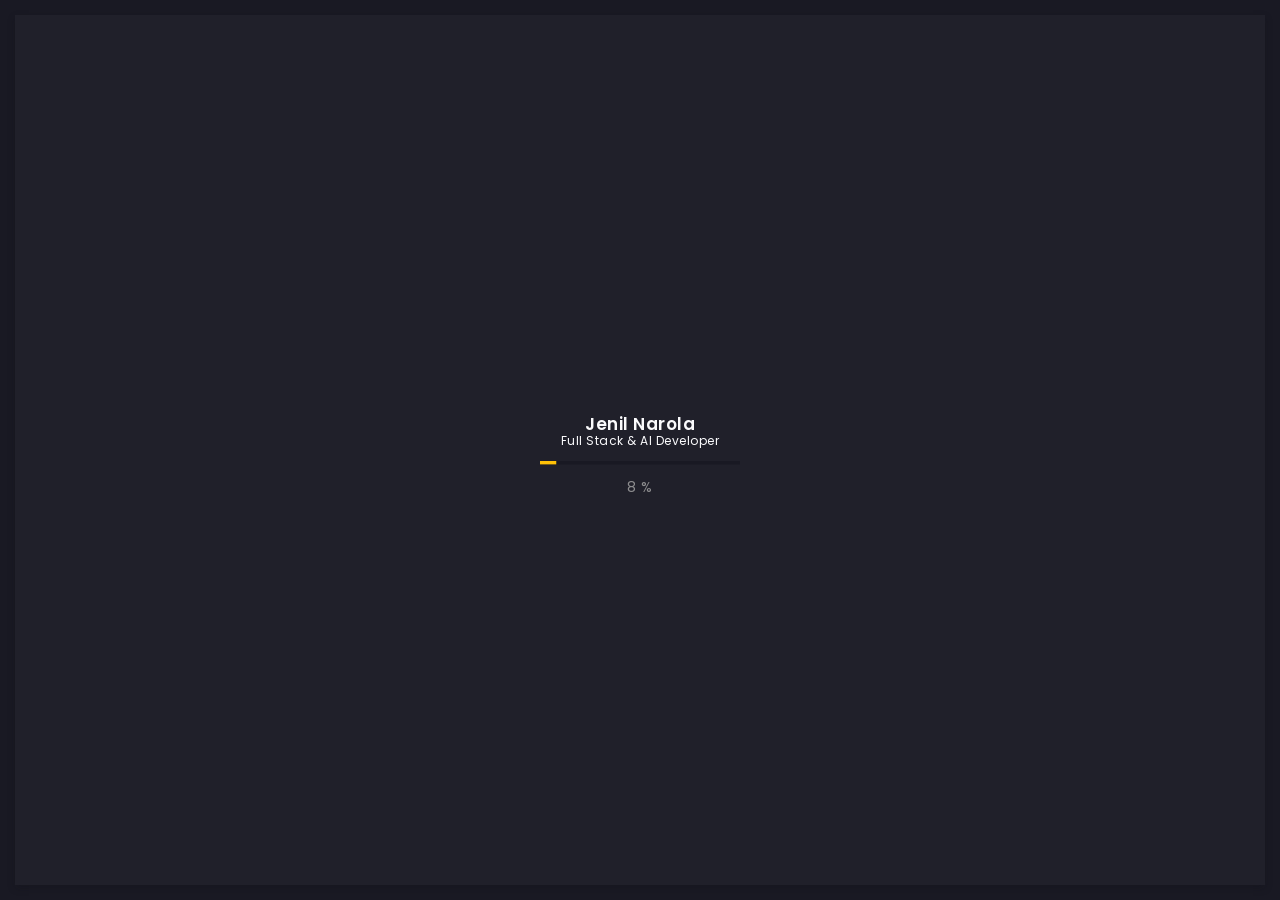
<file: docs/index.html>
<!doctype html>
<html lang="en">

<head>
    <!-- Required meta tags -->
    <meta charset="utf-8">
    <meta name="viewport" content="width=device-width, initial-scale=1, shrink-to-fit=no">
    <!-- color of address bar in mobile browser -->
    <meta name="theme-color" content="#2B2B35">
    <!-- favicon  -->
    <link rel="shortcut icon" href="img/testimonials/Jenil-round.png" type="image/x-icon ">
    <!-- bootstrap css -->
    <link rel="stylesheet" href="css/plugins/bootstrap.min.css">
    <!-- font awesome css -->
    <link rel="stylesheet" href="css/plugins/font-awesome.min.css">
    <!-- swiper css -->
    <link rel="stylesheet" href="css/plugins/swiper.min.css">
    <!-- fancybox css -->
    <link rel="stylesheet" href="css/plugins/fancybox.min.css">
    <!-- main css -->
    <link rel="stylesheet" href="css/style.css">

    <title>Jenil Narola — Full Stack & AI Developer | Toronto, ON</title>

    <!-- SEO Meta Tags -->
    <meta name="description" content="Jenil Narola — Full Stack & AI Developer in Toronto, ON. Expert in Node.js, AWS, React and LLM/AI integration. 6+ years building scalable web apps, AI chatbots, and cloud infrastructure.">
    <meta name="keywords" content="Full Stack Developer Toronto, Node.js Developer Toronto, AWS Developer, AI Developer Toronto, LLM Integration Developer, React Developer Canada, DevOps Engineer Toronto, AI Chatbot Developer, MERN Stack Developer, Jenil Narola, RAG Developer, AI Agent Developer, Prompt Engineering, Claude API Developer, OpenAI Developer">
    <meta name="author" content="Jenil Narola">
    <meta name="robots" content="index, follow, max-snippet:-1, max-image-preview:large, max-video-preview:-1">
    <link rel="canonical" href="https://jenilnarola.ca/">

    <!-- Open Graph / Social Sharing -->
    <meta property="og:type" content="website">
    <meta property="og:url" content="https://jenilnarola.ca/">
    <meta property="og:title" content="Jenil Narola — Full Stack & AI Developer | Toronto, ON">
    <meta property="og:description" content="Full Stack & AI Developer specializing in Node.js, AWS, React, and LLM/AI integration. 6+ years of experience building scalable apps and AI solutions. Available for freelance.">
    <meta property="og:image" content="https://jenilnarola.ca/img/testimonials/JENIL_NAROLA.png">
    <meta property="og:image:width" content="800">
    <meta property="og:image:height" content="800">
    <meta property="og:locale" content="en_CA">
    <meta property="og:site_name" content="Jenil Narola Portfolio">

    <!-- Twitter Card -->
    <meta name="twitter:card" content="summary_large_image">
    <meta name="twitter:url" content="https://jenilnarola.ca/">
    <meta name="twitter:title" content="Jenil Narola — Full Stack & AI Developer | Toronto, ON">
    <meta name="twitter:description" content="Full Stack & AI Developer in Toronto. Node.js, AWS, React & LLM/AI integration expert. 6+ years experience. Available for freelance.">
    <meta name="twitter:image" content="https://jenilnarola.ca/img/testimonials/JENIL_NAROLA.png">

    <!-- JSON-LD Structured Data (SEO + AEO + GEO) -->
    <script type="application/ld+json">
    {
      "@context": "https://schema.org",
      "@graph": [
        {
          "@type": "Person",
          "@id": "https://jenilnarola.ca/#person",
          "name": "Jenil Narola",
          "givenName": "Jenil",
          "familyName": "Narola",
          "jobTitle": "Full Stack & AI Developer",
          "description": "Jenil Narola is a Full Stack & AI Developer with 6+ years of experience based in Toronto, ON, Canada. He specializes in Node.js, AWS, React, and LLM/AI integration, building scalable APIs, cloud infrastructure, AI chatbots, RAG pipelines, and autonomous AI agents using OpenAI and Anthropic Claude.",
          "url": "https://jenilnarola.ca",
          "email": "jenilnarola@gmail.com",
          "image": "https://jenilnarola.ca/img/testimonials/JENIL_NAROLA.png",
          "address": {
            "@type": "PostalAddress",
            "addressLocality": "Toronto",
            "addressRegion": "ON",
            "addressCountry": "CA"
          },
          "sameAs": [
            "https://www.linkedin.com/in/jenil-narola-82038117a/",
            "https://github.com/Jenil-narola",
            "https://www.upwork.com/freelancers/~01847efbf9829d2ab3",
            "https://t.me/jnarola"
          ],
          "knowsAbout": [
            "Node.js", "Express.js", "React.js", "React Native", "Amazon Web Services",
            "DevOps", "CI/CD Pipelines", "Docker", "Kubernetes",
            "MongoDB", "PostgreSQL", "Firebase", "MySQL",
            "LLM Integration", "OpenAI API", "Anthropic Claude API",
            "AI Chatbot Development", "Retrieval-Augmented Generation",
            "LangChain", "Prompt Engineering", "AI Agent Development",
            "MCP Server Development", "Vector Databases", "Pinecone",
            "WebSockets", "Payment Integration", "Stripe", "Zoho CRM",
            "GitHub", "GitLab", "Microservice Architecture"
          ],
          "hasCredential": {
            "@type": "EducationalOccupationalCredential",
            "name": "Scientific Entrepreneurship Certificate",
            "recognizedBy": {
              "@type": "Organization",
              "name": "Quebec Scientific Entrepreneurship"
            }
          },
          "alumniOf": {
            "@type": "CollegeOrUniversity",
            "name": "Lasalle College"
          }
        },
        {
          "@type": "WebSite",
          "@id": "https://jenilnarola.ca/#website",
          "name": "Jenil Narola — Full Stack & AI Developer Portfolio",
          "url": "https://jenilnarola.ca",
          "description": "Portfolio of Jenil Narola, Full Stack & AI Developer based in Toronto, ON. Expert in Node.js, AWS, React, and AI/LLM integration.",
          "author": { "@id": "https://jenilnarola.ca/#person" },
          "inLanguage": "en-CA"
        },
        {
          "@type": "FAQPage",
          "@id": "https://jenilnarola.ca/#faq",
          "mainEntity": [
            {
              "@type": "Question",
              "name": "What does Jenil Narola specialize in?",
              "acceptedAnswer": {
                "@type": "Answer",
                "text": "Jenil Narola specializes in Full Stack development with Node.js and React, AWS cloud infrastructure, DevOps, and AI/LLM integration. He builds scalable REST APIs, deploys applications on AWS, integrates AI models from OpenAI and Anthropic Claude, and develops RAG pipelines, AI chatbots, and autonomous AI agents."
              }
            },
            {
              "@type": "Question",
              "name": "Can Jenil Narola integrate AI and LLMs into my application?",
              "acceptedAnswer": {
                "@type": "Answer",
                "text": "Yes. Jenil Narola integrates OpenAI GPT-4o, Anthropic Claude, and other LLMs into Node.js applications. He builds AI chatbots, RAG pipelines with vector databases (Pinecone, pgvector), AI agents using LangChain, prompt engineering systems, speech and vision AI, and MCP servers for tool-calling AI assistants."
              }
            },
            {
              "@type": "Question",
              "name": "Where is Jenil Narola located and does he work remotely?",
              "acceptedAnswer": {
                "@type": "Answer",
                "text": "Jenil Narola is based in Toronto, ON, Canada and works fully remote with clients worldwide. He is available for hire via Upwork or direct contract at jenilnarola@gmail.com."
              }
            },
            {
              "@type": "Question",
              "name": "How many years of experience does Jenil Narola have?",
              "acceptedAnswer": {
                "@type": "Answer",
                "text": "Jenil Narola has 6+ years of experience in full-stack development. He has completed 9 long-term projects and 4 applications under continuous development, working with clients since 2019."
              }
            },
            {
              "@type": "Question",
              "name": "What AWS services does Jenil Narola work with?",
              "acceptedAnswer": {
                "@type": "Answer",
                "text": "Jenil Narola works with AWS EC2, Elastic Beanstalk, S3, CloudFront, RDS, Route 53, Certificate Manager, IAM, Load Balancer, and Auto Scaling. He configures complete production environments with SSL, custom domains, and auto-scaling policies."
              }
            },
            {
              "@type": "Question",
              "name": "How can I hire Jenil Narola?",
              "acceptedAnswer": {
                "@type": "Answer",
                "text": "You can hire Jenil Narola via Upwork (https://www.upwork.com/freelancers/~01847efbf9829d2ab3), by emailing jenilnarola@gmail.com, or by connecting on LinkedIn at https://www.linkedin.com/in/jenil-narola-82038117a/."
              }
            }
          ]
        }
      ]
    }
    </script>

    <!-- Global site tag (gtag.js) - Google Analytics -->
    <script async src="https://www.googletagmanager.com/gtag/js?id=G-NXH1VWC7W2"></script>
    <script>
        window.dataLayer = window.dataLayer || [];

        function gtag () {
            dataLayer.push(arguments);
        }
        gtag('js', new Date());

        gtag('config', 'G-NXH1VWC7W2');
    </script>
    <style>
        i[class^='fas'] {
            color: #F1B608;
        }

        i[class^='fab'] {
            color: #F1B608;
        }
    </style>
</head>

<body>

    <!-- app -->
    <div class="art-app art-app-onepage">

        <!-- mobile top bar -->
        <div class="art-mobile-top-bar" style="padding-left: 13%;">
        </div>

        <!-- app wrapper -->
        <div class="art-app-wrapper">

            <!-- app container end -->
            <div class="art-app-container">

                <!-- info bar -->
                <div class="art-info-bar">
                    <!-- menu bar frame -->
                    <div class="art-info-bar-frame">

                        <!-- info bar header -->
                        <div class="art-info-bar-header">
                            <!-- info bar button -->
                            <a class="art-info-bar-btn" href="#">
                                <!-- icon -->
                                <div class="fas fa-ellipsis-v" style="margin-left: 59%;">&nbsp;Menu</div>

                            </a>
                            <!-- info bar button end -->
                        </div>
                        <!-- info bar header end -->

                        <!-- info bar header -->
                        <div class="art-header">
                            <!-- avatar -->
                            <div class="art-avatar">
                                <a data-fancybox="avatar" href="img/testimonials/JENIL_NAROLA.png" class="art-avatar-curtain">
                                    <img src="img/testimonials/JENIL_NAROLA.png" alt="avatar">
                                    <i class="fas fa-expand"></i>
                                </a>
                                <!-- available -->
                                <div class="art-lamp-light">
                                    <!-- add class 'art-not-available' if not available-->
                                    <div class="art-available-lamp"></div>
                                </div>
                            </div>
                            <!-- avatar end -->
                            <!-- name -->
                            <h5 class="art-name mb-10">Jenil Narola</h5>
                            <!-- post -->
                            <div class="art-sm-text">Full Stack & AI Developer <br> Node JS, AWS & LLM Expert </div>
                        </div>
                        <!-- info bar header end -->

                        <!-- scroll frame -->
                        <div id="scrollbar2" class="art-scroll-frame">

                            <!-- info bar about -->
                            <div class="art-table p-15-15">
                                <!-- about text -->
                                <ul>
                                    <!-- country -->
                                    <li>
                                        <h6>Residence:</h6><span>Toronto, ON</span>
                                    </li>
                                    <!-- Pursued Degree -->
                                    <li>
                                        <h6>Degree Holds:</h6><span>B.Tech. IT</span>
                                    </li>
                                    <!-- Title -->
                                    <li>
                                        <h6>Title:</h6><span>Full Stack + DevOps + AI</span>
                                    </li>

                                </ul>
                            </div>
                            <!-- info bar about end -->

                            <!-- divider -->
                            <div class="art-ls-divider"></div>

                            <!-- language skills -->
                            <div class="art-lang-skills p-30-15">

                                <!-- skill -->
                                <div class="art-lang-skills-item">
                                    <div id="circleprog1" class="art-cirkle-progress"></div>
                                    <!-- title -->
                                    <h6>Review</h6>
                                </div>
                                <!-- skill end -->
                                <div class="art-lang-skills-item">
                                    <div id="circleprog2" class="art-cirkle-progress"></div>
                                    <!-- title -->
                                    <h6>Response Time</h6>
                                </div>
                                <!-- skill -->
                                <div class="art-lang-skills-item">
                                    <div id="circleprog3" class="art-cirkle-progress"></div>
                                    <!-- title -->
                                    <h6>Up Time</h6>
                                </div>
                                <!-- skill end -->

                            </div>
                            <!-- language skills end -->

                            <!-- divider -->
                            <div class="art-ls-divider"></div>

                            <!-- hard skills -->
                            <div class="art-hard-skills p-30-15">

                                <!-- skill -->
                                <div class="art-hard-skills-item">
                                    <div class="art-skill-heading">
                                        <!-- title -->
                                        <h6>Node JS + Express</h6>
                                    </div>
                                    <!-- progressbar frame -->
                                    <div class="art-line-progress">
                                        <!-- progressbar -->
                                        <div id="lineprog1"></div>
                                    </div>
                                    <!-- progressbar frame end -->
                                </div>
                                <!-- skill end -->

                                <!-- skill -->
                                <div class="art-hard-skills-item">
                                    <div class="art-skill-heading">
                                        <!-- title -->
                                        <h6>Amazon Web Service</h6>
                                    </div>
                                    <!-- progressbar frame -->
                                    <div class="art-line-progress">
                                        <!-- progressbar -->
                                        <div id="lineprog2"></div>
                                    </div>
                                    <!-- progressbar frame end -->
                                </div>
                                <!-- skill end -->

                                <!-- skill -->
                                <div class="art-hard-skills-item">
                                    <div class="art-skill-heading">
                                        <!-- title -->
                                        <h6>Cloud Database (MongoDB, PostgreSQL, Firebase, MySQL)</h6>
                                    </div>
                                    <!-- progressbar frame -->
                                    <div class="art-line-progress">
                                        <!-- progressbar -->
                                        <div id="lineprog3"></div>
                                    </div>
                                    <!-- progressbar frame end -->
                                </div>
                                <!-- skill end -->

                                <!-- skill -->
                                <div class="art-hard-skills-item">
                                    <div class="art-skill-heading">
                                        <!-- title -->
                                        <h6>PHP (Core) & MySQL</h6>
                                    </div>
                                    <!-- progressbar frame -->
                                    <div class="art-line-progress">
                                        <!-- progressbar -->
                                        <div id="lineprog4"></div>
                                    </div>
                                    <!-- progressbar frame end -->
                                </div>
                                <!-- skill end -->

                                <!-- skill -->
                                <div class="art-hard-skills-item">
                                    <div class="art-skill-heading">
                                        <!-- title -->
                                        <h6>ReactJS/React Native</h6>
                                    </div>
                                    <!-- progressbar frame -->
                                    <div class="art-line-progress">
                                        <!-- progressbar -->
                                        <div id="lineprog5"></div>
                                    </div>
                                    <!-- progressbar frame end -->
                                </div>
                                <!-- skill end -->

                                <!-- skill -->
                                <div class="art-hard-skills-item">
                                    <div class="art-skill-heading">
                                        <!-- title -->
                                        <h6>AI / LLM Integration</h6>
                                    </div>
                                    <!-- progressbar frame -->
                                    <div class="art-line-progress">
                                        <!-- progressbar -->
                                        <div id="lineprog6"></div>
                                    </div>
                                    <!-- progressbar frame end -->
                                </div>
                                <!-- skill end -->

                            </div>
                            <!-- language skills end -->

                            <!-- divider -->
                            <div class="art-ls-divider"></div>

                            <!-- knowledge list -->
                            <ul class="art-knowledge-list p-15-0">

                                <!-- list item -->
                                <li>Back-End Development</li>
                                <!-- list item -->
                                <li>Gitlab with CI/CD & GitHub</li>
                                <!-- list item -->
                                <li>AI & LLM Integration</li>
                                <!-- list item -->
                                <li>Prompt Engineering</li>
                                <!-- list item -->
                                <li>Critical Thinking</li>
                                <!-- list item -->
                                <li>System Analysis</li>
                                <!-- list item -->
                                <li>Database Design</li>
                                <!-- list item -->
                                <li>Management Skill</li>
                            </ul>
                            <!-- knowledge list end -->

                            <!-- divider -->
                            <div class="art-ls-divider"></div>

                            <!-- links frame -->
                            <div class="art-links-frame p-15-15">

                                <!-- cv button -->
                                <!-- <a href="./files/ResumeJENEEL.pdf" class="art-link" target="_blank">Download Resume</a> -->
                            </div>
                            <!-- links frame end -->

                        </div>
                        <!-- scroll frame end -->

                        <!-- sidebar social -->
                        <div class="art-ls-social">
                            <!-- social link -->
                            <a href="https://www.linkedin.com/in/jenil-narola-82038117a/" target="_blank"><i class="fab fa-linkedin-in"></i></a>
                            <!-- social link
                            <a href="https://gitlab.com/Jenil-narola" target="_blank"><i class="fab fa-gitlab"></i></a> -->
                            <!-- social link -->
                            <a href="https://github.com/Jenil-narola" target="_blank"><i class="fab fa-github"></i></a>
                            <!-- social link -->
                            <a href="https://t.me/jnarola" target="_blank"><i class="fab fa-telegram"></i></a>
                            <a href="mailto:jenilnarola@gmail.com" target="_blank"><i class="fas fa-at"></i></a>
                        </div>
                        <!-- sidebar social end -->

                    </div>
                    <!-- menu bar frame end -->

                </div>
                <!-- info bar end -->

                <!-- content -->
                <div class="art-content">

                    <!-- curtain -->
                    <div class="art-curtain"></div>

                    <!-- top background -->
                    <div class="art-top-bg" style="background-image: url(img/bg.jpg)">
                        <!-- overlay -->
                        <div class="art-top-bg-overlay"></div>
                        <!-- overlay end -->
                    </div>
                    <!-- top background end -->

                    <!-- swup container -->
                    <div class="transition-fade" id="swup">

                        <!-- scroll frame -->
                        <div id="scrollbar" class="art-scroll-frame">

                            <!-- container -->
                            <div class="container-fluid">

                                <!-- row -->
                                <div class="row p-60-0 p-lg-30-0 p-md-15-0">
                                    <!-- col -->
                                    <div class="col-lg-12">

                                        <!-- banner -->
                                        <div class="art-a art-banner" style="background-image: url(img/bg.jpg)">
                                            <!-- banner back -->
                                            <div class="art-banner-back"></div>
                                            <!-- banner dec -->
                                            <div class="art-banner-dec"></div>
                                            <!-- banner overlay -->
                                            <div class="art-banner-overlay">
                                                <!-- main title -->
                                                <div class="art-banner-title">
                                                    <!-- title -->
                                                    <h1 class="mb-15">Full-stack & AI Developer</h1>
                                                    <!-- suptitle -->
                                                    <div class="art-lg-text art-code mb-25">&lt;<i>code</i>&gt; I <span class="txt-rotate" data-period="2000" data-rotate='[ "am Cloud DevOps Engineer.", "am MERN Stack developer.", "can build AI-powered applications.", "can integrate LLMs into your stack.", "can automate your integration.", "can design your system into normalized database." ]'></span>&lt;/<i>code</i>&gt;
                                                    </div>
                                                    <div class="art-buttons-frame">
                                                        <!-- <a href="./files/ResumeJENEEL.pdf" class="art-btn art-btn-md" target="_blank"><span>Download Resume</span></a> -->
                                                    </div>
                                                </div>
                                                <!-- main title end -->
                                                <!-- photo -->
                                                <img src="img/testimonials/JENILNAROLA-removebg-preview.png" class="art-banner-photo" alt="Jenil Narola">
                                            </div>
                                            <!-- banner overlay end -->
                                        </div>
                                        <!-- banner end -->

                                    </div>
                                    <!-- col end -->
                                </div>
                                <!-- row end -->

                            </div>
                            <!-- container end -->

                            <!-- container -->
                            <div class="container-fluid">

                                <!-- row -->
                                <div class="row p-30-0">

                                    <!-- col -->
                                    <div class="col-md-3 col-6">

                                        <!-- couner frame -->
                                        <div class="art-counter-frame">
                                            <!-- counter -->
                                            <div class="art-counter-box">
                                                <!-- counter number -->
                                                <span class="art-counter">6</span><span class="art-counter-plus">+</span>
                                            </div>
                                            <!-- counter end -->
                                            <!-- title -->
                                            <h6>Years Experience</h6>
                                        </div>
                                        <!-- couner frame end -->

                                    </div>
                                    <!-- col end -->

                                    <!-- col -->
                                    <div class="col-md-3 col-6">

                                        <!-- couner frame -->
                                        <div class="art-counter-frame">
                                            <!-- counter -->
                                            <div class="art-counter-box">
                                                <!-- counter number -->
                                                <span class="art-counter">9</span>
                                            </div>
                                            <!-- counter end -->
                                            <!-- title -->
                                            <h6>Completed Long-Term Projects</h6>
                                        </div>
                                        <!-- couner frame end -->

                                    </div>
                                    <!-- col end -->

                                    <!-- col -->
                                    <div class="col-md-3 col-6">

                                        <!-- couner frame -->
                                        <div class="art-counter-frame">
                                            <!-- counter -->
                                            <div class="art-counter-box">
                                                <!-- counter number -->
                                                <span class="art-counter">4</span>
                                            </div>
                                            <!-- counter end -->
                                            <!-- title -->
                                            <h6>Under Continuous Development</h6>
                                        </div>
                                        <!-- couner frame end -->

                                    </div>
                                    <!-- col end -->

                                    <!-- col -->
                                    <div class="col-md-3 col-6">

                                        <!-- couner frame -->
                                        <div class="art-counter-frame">
                                            <!-- counter -->
                                            <div class="art-counter-box">
                                                <!-- counter number -->
                                                <span class="art-counter">6</span><span class="art-counter-plus">+</span>
                                            </div>
                                            <!-- counter end -->
                                            <!-- title -->
                                            <h6>Happy Clients</h6>
                                        </div>
                                        <!-- couner frame end -->

                                    </div>
                                    <!-- col end -->

                                </div>
                                <!-- row end -->

                            </div>
                            <!-- container end -->

                            <!-- container [ABOUT SUMMARY - GEO/AEO anchor] -->
                            <div class="container-fluid">
                                <div class="row p-30-0">
                                    <div class="col-lg-12">
                                        <div class="art-section-title">
                                            <div class="art-title-frame">
                                                <h2 style="font-size:1.5rem;">About Jenil Narola</h2>
                                            </div>
                                        </div>
                                    </div>
                                    <div class="col-lg-12">
                                        <div class="art-a art-card">
                                            <div class="p-15-15">
                                                <p><strong>Jenil Narola</strong> is a <strong>Full Stack &amp; AI Developer</strong> based in <strong>Toronto, ON, Canada</strong> with <strong>6+ years of experience</strong> building production-grade web applications, cloud infrastructure, and AI-powered systems. He specializes in <strong>Node.js</strong>, <strong>AWS</strong>, <strong>React / React Native</strong>, and <strong>LLM integration</strong> using <strong>OpenAI</strong> and
                                                    <strong>Anthropic Claude</strong> APIs. Jenil has delivered 9+ long-term projects in healthcare, education, and e-commerce — covering real-time systems (WebSockets), CI/CD pipelines, Docker, microservice architecture, and payment gateways (Stripe, PayPal). He has expanded into <strong>AI agent development</strong>, <strong>RAG pipelines</strong>, <strong>LangChain orchestration</strong>, <strong>prompt engineering</strong>, and <strong>MCP
                                                        server development</strong>. Available for remote freelance and contract engagements worldwide.
                                                </p>
                                            </div>
                                        </div>
                                    </div>
                                </div>
                            </div>
                            <!-- container end -->

                            <div class="container-fluid">

                                <!-- row -->
                                <div class="row p-30-0">

                                    <!-- col -->
                                    <div class="col-lg-12">

                                        <!-- section title -->
                                        <div class="art-section-title">
                                            <!-- title frame -->
                                            <div class="art-title-frame">
                                                <!-- title -->
                                                <h4>Contact information</h4>
                                            </div>
                                            <!-- title frame end -->
                                        </div>
                                        <!-- section title end -->

                                    </div>
                                    <!-- col end -->
                                    <!-- col -->
                                    <div class="col-lg-4">
                                        <!-- contact card -->
                                        <div class="art-a art-card">
                                            <div class="art-table p-15-15">
                                                <ul>
                                                    <li>
                                                        <h6>Email:</h6><a href="mailto:jenilnarola@gmail.com" target="_blank">jenilnarola@gmail.com</a>
                                                    </li>
                                                    <li>
                                                        <h6>LinkedIn:</h6><a href="https://www.linkedin.com/in/jenil-narola/" target="_blank">View Profile</a>
                                                    </li>
                                                </ul>
                                            </div>
                                        </div>
                                        <!-- contact card end -->
                                    </div>
                                    <!-- col end -->
                                    <!-- col -->
                                    <div class="col-lg-4">
                                        <!-- contact card -->
                                        <div class="art-a art-card">
                                            <div class="art-table p-15-15">
                                                <ul>
                                                    <li>
                                                        <h6>Upwork:</h6><a href="https://www.upwork.com/freelancers/~01847efbf9829d2ab3" target="_blank">View Profile</a>
                                                    </li>
                                                    <li>
                                                        <h6>Github:</h6><a href="https://github.com/jenil-narola" target="_blank">View Profile</a>
                                                    </li>
                                                </ul>
                                            </div>
                                        </div>
                                        <!-- contact card end -->

                                    </div>
                                    <!-- col end -->

                                    <!-- col -->
                                    <div class="col-lg-12 d-none">

                                        <!-- section title -->
                                        <div class="art-section-title">
                                            <!-- title frame -->
                                            <div class="art-title-frame">
                                                <!-- title -->
                                                <h4>Get in touch</h4>
                                            </div>
                                            <!-- title frame end -->
                                        </div>
                                        <!-- section title end -->

                                        <!-- contact form frame -->
                                        <div class="art-a art-card">

                                            <!-- contact form -->
                                            <form id="form" class="art-contact-form">
                                                <!-- form field -->
                                                <div class="art-form-field">
                                                    <!-- name input -->
                                                    <input id="name" name="name" class="art-input" type="text" placeholder="Name" required>
                                                    <!-- label -->
                                                    <label for="name"><i class="fas fa-user"></i></label>
                                                </div>
                                                <!-- form field end -->
                                                <!-- form field -->
                                                <div class="art-form-field">
                                                    <!-- email input -->
                                                    <input id="email" name="email" class="art-input" type="email" placeholder="Email" required>
                                                    <!-- label -->
                                                    <label for="email"><i class="fas fa-at"></i></label>
                                                </div>
                                                <!-- form field end -->
                                                <!-- form field -->
                                                <div class="art-form-field">
                                                    <!-- message textarea -->
                                                    <textarea id="message" name="text" class="art-input" placeholder="Message" required></textarea>
                                                    <!-- label -->
                                                    <label for="message"><i class="far fa-envelope"></i></label>
                                                </div>
                                                <!-- form field end -->
                                                <!-- button -->
                                                <div class="art-submit-frame">
                                                    <button class="art-btn art-btn-md art-submit" type="submit"><span>Send message</span></button>
                                                    <!-- success -->
                                                    <div class="art-success">Success <i class="fas fa-check"></i></div>
                                                </div>
                                            </form>
                                            <!-- contact form end -->

                                        </div>
                                        <!-- contact form frame end -->

                                    </div>
                                    <!-- col end -->

                                </div>
                                <!-- row end -->

                            </div>
                            <!-- container end -->
                            <!-- container [Tech Stack & Programming Skill] -->
                            <div class="container-fluid">

                                <!-- row -->
                                <div class="row">

                                    <!-- col -->
                                    <div class="col-lg-12">

                                        <!-- section title -->
                                        <div class="art-section-title">
                                            <!-- title frame -->
                                            <div class="art-title-frame">
                                                <!-- title -->
                                                <h4>Tech Stack & Programming Skill</h4>
                                            </div>
                                            <!-- title frame end -->
                                        </div>
                                        <!-- section title end -->

                                    </div>
                                    <!-- col end -->

                                    <!-- col -->
                                    <div class="col-lg-4 col-md-6">

                                        <!-- service -->
                                        <div class="art-a art-service-icon-box">
                                            <!-- service content -->
                                            <div class="art-service-ib-content">
                                                <!-- title -->
                                                <h5 class="mb-15"> <i class="fas fa-server"></i> Back-End Development</h5>
                                                <!-- text -->
                                                <div class="mb-15">I build APIs with server side validation and security. I have experienced in Node JS with Express framework. I am working as back-end developer since 3 years. I can work with monolithic and micro service
                                                    architecture.
                                                </div>
                                            </div>
                                            <!-- service content end -->
                                        </div>
                                        <!-- service end -->

                                    </div>
                                    <!-- col end -->

                                    <!-- col -->
                                    <div class="col-lg-4 col-md-6">

                                        <!-- service -->
                                        <div class="art-a art-service-icon-box">
                                            <!-- service content -->
                                            <div class="art-service-ib-content">
                                                <!-- title -->
                                                <h5 class="mb-15"> <i class="fas fa-tv"></i> React JS/React Native</h5>
                                                <!-- text -->
                                                <div class="mb-15"> I'm working on React Native and React JS. I am developing mobile application for health consultation company. I followed function based as it improve app performance.</div>
                                            </div>
                                            <!-- service content end -->
                                        </div>
                                        <!-- service end -->

                                    </div>
                                    <!-- col end -->

                                    <!-- col -->
                                    <div class="col-lg-4 col-md-6">

                                        <!-- service -->
                                        <div class="art-a art-service-icon-box">
                                            <!-- service content -->
                                            <div class="art-service-ib-content">
                                                <!-- title -->
                                                <h5 class="mb-15"> <i class="fas fa-tv"></i> Front-End Development</h5>
                                                <!-- text -->
                                                <div class="mb-15"> I have very well experience of HTML + HTML5, CSS + CSS3, Javascript, JQuery and AJAX. I've done almost 6 projects using many pre-build library for slider, notification popup, time and drag-drop. </div>
                                            </div>
                                            <!-- service content end -->
                                        </div>
                                        <!-- service end -->

                                    </div>
                                    <!-- col end -->

                                    <!-- col -->
                                    <div class="col-lg-4 col-md-6">

                                        <!-- service -->
                                        <div class="art-a art-service-icon-box">
                                            <!-- service content -->
                                            <div class="art-service-ib-content">
                                                <!-- title -->
                                                <h5 class="mb-15"> <i class="fas fa-rocket"></i> CI/CD Pipeline</h5>
                                                <!-- text -->
                                                <div class="mb-15">Continuous Integration works by pushing small code chunks to your application’s codebase hosted in a Git repository, and to every push, run a pipeline of scripts to build the code changes. </div>
                                            </div>
                                            <!-- service content end -->
                                        </div>
                                        <!-- service end -->

                                    </div>
                                    <!-- col end -->

                                    <!-- col -->
                                    <div class="col-lg-4 col-md-6">

                                        <!-- service -->
                                        <div class="art-a art-service-icon-box">
                                            <!-- service content -->
                                            <div class="art-service-ib-content">
                                                <!-- title -->
                                                <h5 class="mb-15"> <i class="fas fa-database"></i> Database Design</h5>
                                                <!-- text -->
                                                <div class="mb-15">I have designed SQL and No SQL databases. It's very important to have valid, correct and meaningful architecture for an application.I have experience of MySQL, PostgreSQL, MongoDB, and Firebase Realtime
                                                    Database.
                                                </div>
                                            </div>
                                            <!-- service content end -->
                                        </div>
                                        <!-- service end -->

                                    </div>
                                    <!-- col end -->

                                    <!-- col -->
                                    <div class="col-lg-4 col-md-6">

                                        <!-- service -->
                                        <div class="art-a art-service-icon-box">
                                            <!-- service content -->
                                            <div class="art-service-ib-content">
                                                <!-- title -->
                                                <h5 class="mb-15"> <i class="fas fa-credit-card"></i> Payment Integration </h5>
                                                <!-- text -->
                                                <div class="mb-15">I have experience of integrating payment gateway with Stripe, Paypal, and Razorpay. My integrated projects have more than 1k successful payment received without any bug and security breaches. Payment are
                                                    validated with signature and verify through various steps before proceeding further. </div>
                                            </div>
                                            <!-- service content end -->
                                        </div>
                                        <!-- service end -->

                                    </div>
                                    <!-- col end -->

                                    <!-- col -->
                                    <div class="col-lg-4 col-md-6">

                                        <!-- service -->
                                        <div class="art-a art-service-icon-box">
                                            <!-- service content -->
                                            <div class="art-service-ib-content">
                                                <!-- title -->
                                                <h5 class="mb-15"><i class="fas fa-fire"></i> Firebase</h5>
                                                <!-- text -->
                                                <div class="mb-15">I have experience in firestore database and real-time database with Node JS. It's very easy to set, read, write and update database and implemented in many application. Also, I can setup cloud storage for
                                                    file storage and access through application or URL.
                                                </div>
                                            </div>
                                            <!-- service content end -->
                                        </div>
                                        <!-- service end -->

                                    </div>
                                    <!-- col end -->

                                    <!-- col -->
                                    <div class="col-lg-4 col-md-6">

                                        <!-- service -->
                                        <div class="art-a art-service-icon-box">
                                            <!-- service content -->
                                            <div class="art-service-ib-content">
                                                <!-- title -->
                                                <h5 class="mb-15"><i class="fab fa-rocketchat"></i> Web Socket</h5>
                                                <!-- text -->
                                                <div class="mb-15">I created live chat system same as whatsapp for a Node JS application and currently running perfectly with live chat, read/unread message and online status feature.
                                                </div>
                                            </div>
                                            <!-- service content end -->
                                        </div>
                                        <!-- service end -->

                                    </div>
                                    <!-- col end -->

                                    <!-- col -->
                                    <div class="col-lg-4 col-md-6">

                                        <!-- service -->
                                        <div class="art-a art-service-icon-box">
                                            <!-- service content -->
                                            <div class="art-service-ib-content">
                                                <!-- title -->
                                                <h5 class="mb-15"><i class="fas fa-clock"></i> Cron Jobs / Custom Scheduler</h5>
                                                <!-- text -->
                                                <div class="mb-15">I have implemented many scheduler to send email and sms for various purposes such as marketing and reminder. Scheduler makes users active on platform and keep in touch with application.
                                                </div>
                                            </div>
                                            <!-- service content end -->
                                        </div>
                                        <!-- service end -->

                                    </div>
                                    <!-- col end -->

                                    <!-- col -->
                                    <div class="col-lg-4 col-md-6">

                                        <!-- service -->
                                        <div class="art-a art-service-icon-box">
                                            <!-- service content -->
                                            <div class="art-service-ib-content">
                                                <!-- title -->
                                                <h5 class="mb-15"><i class="fab fa-wordpress"></i> WordPress</h5>
                                                <!-- text -->
                                                <div class="mb-15">I have experience in Wordpress. I have made complete Website project that has Divi Theme. WordPress is one of my favorite since it creates a quick solution for clients who tends quick portfolio website.</div>
                                            </div>
                                            <!-- service content end -->
                                        </div>
                                        <!-- service end -->

                                    </div>
                                    <!-- col end -->

                                    <!-- col -->
                                    <div class="col-lg-4 col-md-6">

                                        <!-- service -->
                                        <div class="art-a art-service-icon-box">
                                            <!-- service content -->
                                            <div class="art-service-ib-content">
                                                <!-- title -->
                                                <h5 class="mb-15"><i class="fab fa-dev"></i> DevOps</h5>
                                                <!-- text -->
                                                <div class="mb-15">I personally implemented a project using DevOps methodology which allows me to quick bug fix and improve product with market demands. It helps to reduce failure rate of new releases.</div>
                                            </div>
                                            <!-- service content end -->
                                        </div>
                                        <!-- service end -->

                                    </div>
                                    <!-- col end -->

                                    <!-- col -->
                                    <div class="col-lg-4 col-md-6">

                                        <!-- service -->
                                        <div class="art-a art-service-icon-box">
                                            <!-- service content -->
                                            <div class="art-service-ib-content">
                                                <!-- title -->
                                                <h5 class="mb-15"><i class="fab fa-docker"></i> Docker & Kubernetes</h5>
                                                <!-- text -->
                                                <div class="mb-15">Docker is one of OS virtualization platform to deliver application package called containers. I have knowledge about implementation, image creation, image pull and OS commands to make application live on
                                                    server.
                                                </div>
                                            </div>
                                            <!-- service content end -->
                                        </div>
                                        <!-- service end -->

                                    </div>
                                    <!-- col end -->

                                </div>
                                <!-- row end -->

                            </div>
                            <!-- container end -->


                            <!-- container [Cloud Computing] -->
                            <div class="container-fluid">

                                <!-- row -->
                                <div class="row">

                                    <!-- col -->
                                    <div class="col-lg-12">

                                        <!-- section title -->
                                        <div class="art-section-title">
                                            <!-- title frame -->
                                            <div class="art-title-frame">
                                                <!-- title -->
                                                <h4>Cloud Computing</h4>
                                            </div>
                                            <!-- title frame end -->
                                        </div>
                                        <!-- section title end -->

                                    </div>
                                    <!-- col end -->

                                    <!-- col -->
                                    <div class="col-lg-4 col-md-6">

                                        <!-- service -->
                                        <div class="art-a art-service-icon-box">
                                            <!-- service content -->
                                            <div class="art-service-ib-content">
                                                <!-- title -->
                                                <h5 class="mb-15"><i class="fab fa-mixcloud"></i> AWS EC2</h5>
                                                <!-- text -->
                                                <div class="mb-15">I have adequate knowledge of Elastic Compute Cloud (EC2) with Elastic Block Storage (EBS) and Elastic IP. I have configured many applications in EC2 instance. I have depth knowledge about security group
                                                    and volumes.
                                                </div>
                                            </div>
                                            <!-- service content end -->
                                        </div>
                                        <!-- service end -->

                                    </div>
                                    <!-- col end -->

                                    <!-- col -->
                                    <div class="col-lg-4 col-md-6">

                                        <!-- service -->
                                        <div class="art-a art-service-icon-box">
                                            <!-- service content -->
                                            <div class="art-service-ib-content">
                                                <!-- title -->
                                                <h5 class="mb-15"><i class="fas fa-network-wired"></i> AWS Load Balancer and Auto Scaling</h5>
                                                <!-- text -->
                                                <div class="mb-15">I can configure load balancer to route request or configure proxy to its dedicated endpoint server. It'll also scale servers horizontally.</div>
                                            </div>
                                            <!-- service content end -->
                                        </div>
                                        <!-- service end -->

                                    </div>
                                    <!-- col end -->

                                    <!-- col -->
                                    <div class="col-lg-4 col-md-6">

                                        <!-- service -->
                                        <div class="art-a art-service-icon-box">
                                            <!-- service content -->
                                            <div class="art-service-ib-content">
                                                <!-- title -->
                                                <h5 class="mb-15"><i class="fas fa-server"></i> AWS Beanstalk</h5>
                                                <!-- text -->
                                                <div class="mb-15">I have integrated Node JS application in AWS beanstalk with load balancer and auto scaling policy. I can make runnable application on multiple environments.</div>
                                            </div>
                                            <!-- service content end -->
                                        </div>
                                        <!-- service end -->

                                    </div>
                                    <!-- col end -->

                                    <!-- col -->
                                    <div class="col-lg-4 col-md-6">

                                        <!-- service -->
                                        <div class="art-a art-service-icon-box">
                                            <!-- service content -->
                                            <div class="art-service-ib-content">
                                                <!-- title -->
                                                <h5 class="mb-15"><i class="fas fa-hdd"></i> AWS S3 Storage & Cloudfront</h5>
                                                <!-- text -->
                                                <div class="mb-15">I have configured S3 storage with its bucket access policy to allowed public or domain specific request using Cloudfront origin access identity (OAI).</div>
                                            </div>
                                            <!-- service content end -->
                                        </div>
                                        <!-- service end -->

                                    </div>
                                    <!-- col end -->

                                    <!-- col -->
                                    <div class="col-lg-4 col-md-6">

                                        <!-- service -->
                                        <div class="art-a art-service-icon-box">
                                            <!-- service content -->
                                            <div class="art-service-ib-content">
                                                <!-- title -->
                                                <h5 class="mb-15"><i class="fas fa-database"></i> AWS RDS</h5>
                                                <!-- text -->
                                                <div class="mb-15">I can setup relational database in AWS for database such as MySQL, Microsoft SQL Server, Oracle and Postgres. I had setup PostGres database and connected it to Dbeaver and Node JS application</div>
                                            </div>
                                            <!-- service content end -->
                                        </div>
                                        <!-- service end -->

                                    </div>
                                    <!-- col end -->

                                    <!-- col -->
                                    <div class="col-lg-4 col-md-6">

                                        <!-- service -->
                                        <div class="art-a art-service-icon-box">
                                            <!-- service content -->
                                            <div class="art-service-ib-content">
                                                <!-- title -->
                                                <h5 class="mb-15"><i class="fab fa-expeditedssl"></i> AWS Route 53 & Certificate Manager</h5>
                                                <!-- text -->
                                                <div class="mb-15">I can configure custom domain with SSL certificate on domain and sub domains. I can route you beanstalk application using load balancer and auto scaling. I can routes sub domain to ARN or IP with SSL and
                                                    auto redirecting to https protocol.</div>
                                            </div>
                                            <!-- service content end -->
                                        </div>
                                        <!-- service end -->

                                    </div>
                                    <!-- col end -->

                                    <!-- col -->
                                    <div class="col-lg-4 col-md-6">

                                        <!-- service -->
                                        <div class="art-a art-service-icon-box">
                                            <!-- service content -->
                                            <div class="art-service-ib-content">
                                                <!-- title -->
                                                <h5 class="mb-15"><i class="fas fa-universal-access"></i> AWS Identity and Access Management (IAM)</h5>
                                                <!-- text -->
                                                <div class="mb-15">I have adequate and hands on experience on IAM and user policy. IAM helps me to control users on different policy and allow them to access specific service on my root account even via AWS Console, CLI or
                                                    SDK.
                                                </div>
                                            </div>
                                            <!-- service content end -->
                                        </div>
                                        <!-- service end -->

                                    </div>
                                    <!-- col end -->

                                    <!-- col -->
                                    <div class="col-lg-4 col-md-6">

                                        <!-- service -->
                                        <div class="art-a art-service-icon-box">
                                            <!-- service content -->
                                            <div class="art-service-ib-content">
                                                <!-- title -->
                                                <h5 class="mb-15"><i class="fas fa-universal-access"></i> AWS Cloudfront </h5>
                                                <!-- text -->
                                                <div class="mb-15">I created distribution network with AWS S3 Bucket to provide bucket files via subdomain in cloudflare. It's helps to hide origin source of your bucket and available at your subdomain is easy to show authenticity
                                                    of application. </div>
                                            </div>
                                            <!-- service content end -->
                                        </div>
                                        <!-- service end -->

                                    </div>
                                    <!-- col end -->

                                    <!-- col -->
                                    <div class="col-lg-4 col-md-6">

                                        <!-- service -->
                                        <div class="art-a art-service-icon-box">
                                            <!-- service content -->
                                            <div class="art-service-ib-content">
                                                <!-- title -->
                                                <h5 class="mb-15"><i class="fab fa-windows"></i> OS Experience</h5>
                                                <!-- text -->
                                                <div class="mb-15">I have adequate knowledge and experienced about operating system. I am able to handle Windows, Ubuntu and Linux Servers. I have strong knowledge of Linux Command.</div>
                                            </div>
                                            <!-- service content end -->
                                        </div>
                                        <!-- service end -->

                                    </div>
                                    <!-- col end -->

                                </div>
                                <!-- row end -->

                            </div>
                            <!-- container end -->
                            <!-- container [CMS and CRM] -->
                            <div class="container-fluid">

                                <!-- row -->
                                <div class="row">

                                    <!-- col -->
                                    <div class="col-lg-12">

                                        <!-- section title -->
                                        <div class="art-section-title">
                                            <!-- title frame -->
                                            <div class="art-title-frame">
                                                <!-- title -->
                                                <h4> CMS and CRM Integration </h4>
                                            </div>
                                            <!-- title frame end -->
                                        </div>
                                        <!-- section title end -->

                                    </div>
                                    <!-- col end -->

                                    <!-- col -->
                                    <div class="col-lg-4 col-md-6">

                                        <!-- service -->
                                        <div class="art-a art-service-icon-box">
                                            <!-- service content -->
                                            <div class="art-service-ib-content">
                                                <!-- title -->
                                                <h5 class="mb-15"><i class="fas fa-bullseye"></i> Zoho CRM </h5>
                                                <!-- text -->
                                                <div class="mb-15">Zoho CRM is one of the popular CRM and I have made a project using Zoho CRM. I integrated Zoho CRM with webhook for user and subscription management
                                                </div>
                                            </div>
                                            <!-- service content end -->
                                        </div>
                                        <!-- service end -->

                                    </div>
                                    <!-- col end -->

                                </div>
                                <!-- row end -->

                            </div>
                            <!-- container end -->
                            <!-- container [CODE MANAGEMENT] -->
                            <div class="container-fluid">

                                <!-- row -->
                                <div class="row">

                                    <!-- col -->
                                    <div class="col-lg-12">

                                        <!-- section title -->
                                        <div class="art-section-title">
                                            <!-- title frame -->
                                            <div class="art-title-frame">
                                                <!-- title -->
                                                <h4>Source Code Management</h4>
                                            </div>
                                            <!-- title frame end -->
                                        </div>
                                        <!-- section title end -->

                                    </div>
                                    <!-- col end -->

                                    <!-- col -->
                                    <div class="col-lg-4 col-md-6">

                                        <!-- service -->
                                        <div class="art-a art-service-icon-box">
                                            <!-- service content -->
                                            <div class="art-service-ib-content">
                                                <!-- title -->
                                                <h5 class="mb-15"><i class="fab fa-github"></i> Github</h5>
                                                <!-- text -->
                                                <div class="mb-15">I am well experienced in GitHub with administrative access on various project to handle branches with corresponding versioning and environments. I did code review from pull request and merge to respected
                                                    branches after successful revision by requested users.</div>
                                            </div>
                                            <!-- service content end -->
                                        </div>
                                        <!-- service end -->

                                    </div>
                                    <!-- col end -->

                                    <!-- col -->
                                    <div class="col-lg-4 col-md-6">

                                        <!-- service -->
                                        <div class="art-a art-service-icon-box">
                                            <!-- service content -->
                                            <div class="art-service-ib-content">
                                                <!-- title -->
                                                <h5 class="mb-15"><i class="fab fa-gitlab"></i> Gitlab</h5>
                                                <!-- text -->
                                                <div class="mb-15">I have hands on experience in gitlab with projects and groups. I have handled CI/CD with protected variables and branches. I have administrative access for applications to manage user access, issue, pull
                                                    request and merge request. </div>
                                            </div>
                                            <!-- service content end -->
                                        </div>
                                        <!-- service end -->

                                    </div>
                                    <!-- col end -->

                                    <!-- col -->
                                    <div class="col-lg-4 col-md-6">

                                        <!-- service -->
                                        <div class="art-a art-service-icon-box">
                                            <!-- service content -->
                                            <div class="art-service-ib-content">
                                                <!-- title -->
                                                <h5 class="mb-15"><i class="fab fa-bitbucket"></i> BitBucket</h5>
                                                <!-- text -->
                                                <div class="mb-15">I have basic knowledge on bitbucket and it's depended on git technology so it's very easy to accept the this SaaS for any project.</div>
                                            </div>
                                            <!-- service content end -->
                                        </div>
                                        <!-- service end -->

                                    </div>
                                    <!-- col end -->

                                </div>
                                <!-- row end -->

                            </div>
                            <!-- container end -->

                            <!-- container [PROJECT MANAGEMENT] -->
                            <div class="container-fluid">

                                <!-- row -->
                                <div class="row">

                                    <!-- col -->
                                    <div class="col-lg-12">

                                        <!-- section title -->
                                        <div class="art-section-title">
                                            <!-- title frame -->
                                            <div class="art-title-frame">
                                                <!-- title -->
                                                <h4>Project Management</h4>
                                            </div>
                                            <!-- title frame end -->
                                        </div>
                                        <!-- section title end -->

                                    </div>
                                    <!-- col end -->

                                    <!-- col -->
                                    <div class="col-lg-4 col-md-6">

                                        <!-- service -->
                                        <div class="art-a art-service-icon-box">
                                            <!-- service content -->
                                            <div class="art-service-ib-content">
                                                <!-- title -->
                                                <h5 class="mb-15"><i class="fas fa-layer-group"></i> Scrum</h5>
                                                <!-- text -->
                                                <div class="mb-15">I have worked in team with SCRUM methodology for developing, delivering and sustaining complex products.</div>
                                            </div>
                                            <!-- service content end -->
                                        </div>
                                        <!-- service end -->

                                    </div>
                                    <!-- col end -->

                                    <!-- col -->
                                    <div class="col-lg-4 col-md-6">

                                        <!-- service -->
                                        <div class="art-a art-service-icon-box">
                                            <!-- service content -->
                                            <div class="art-service-ib-content">
                                                <!-- title -->
                                                <h5 class="mb-15"><i class="fas fa-recycle"></i> Agile</h5>
                                                <!-- text -->
                                                <div class="mb-15">I have also experience agile practice for iterative approach to project management and software development for faster development.</div>
                                            </div>
                                            <!-- service content end -->
                                        </div>
                                        <!-- service end -->

                                    </div>
                                    <!-- col end -->

                                    <!-- col -->
                                    <div class="col-lg-4 col-md-6">

                                        <!-- service -->
                                        <div class="art-a art-service-icon-box">
                                            <!-- service content -->
                                            <div class="art-service-ib-content">
                                                <!-- title -->
                                                <h5 class="mb-15"><i class="fab fa-trello"></i> Jira / Trello</h5>
                                                <!-- text -->
                                                <div class="mb-15">Both SaaS are easy to task management (Kanban Method/Approach) for any application and I prefer both for respected client on his projects. </div>
                                            </div>
                                            <!-- service content end -->
                                        </div>
                                        <!-- service end -->

                                    </div>
                                    <!-- col end -->

                                </div>
                                <!-- row end -->

                            </div>
                            <!-- container end -->
                            <!-- container [SOFTWARE ARCHITECTURE] -->
                            <div class="container-fluid">

                                <!-- row -->
                                <div class="row">

                                    <!-- col -->
                                    <div class="col-lg-12">

                                        <!-- section title -->
                                        <div class="art-section-title">
                                            <!-- title frame -->
                                            <div class="art-title-frame">
                                                <!-- title -->
                                                <h4>Software Architecture</h4>
                                            </div>
                                            <!-- title frame end -->
                                        </div>
                                        <!-- section title end -->

                                    </div>
                                    <!-- col end -->

                                    <!-- col -->
                                    <div class="col-lg-4 col-md-6">

                                        <!-- service -->
                                        <div class="art-a art-service-icon-box">
                                            <!-- service content -->
                                            <div class="art-service-ib-content">
                                                <!-- title -->
                                                <h5 class="mb-15"><i class="fas fa-sitemap"></i> Monolithic</h5>
                                                <!-- text -->
                                                <div class="mb-15">I have worked on various project with monolithic architecture and successfully handout with reliable solution for users. I'd complex, web socket and payment gateway integrated projects with this architecture.
                                                </div>
                                            </div>
                                            <!-- service content end -->
                                        </div>
                                        <!-- service end -->

                                    </div>
                                    <!-- col end -->

                                    <!-- col -->
                                    <div class="col-lg-4 col-md-6">

                                        <!-- service -->
                                        <div class="art-a art-service-icon-box">
                                            <!-- service content -->
                                            <div class="art-service-ib-content">
                                                <!-- title -->
                                                <h5 class="mb-15"> <i class="fas fa-project-diagram"></i> Microservice Architecture</h5>
                                                <!-- text -->
                                                <div class="mb-15">I have knowledge about microservice architecture. I have a running project under this architecture term. It uses docker and AWS to handle serverless application to connect each function (microservice) of
                                                    application.
                                                </div>
                                            </div>
                                            <!-- service content end -->
                                        </div>
                                        <!-- service end -->

                                    </div>
                                    <!-- col end -->

                                </div>
                                <!-- row end -->

                            </div>
                            <!-- container end -->


                            <!-- container [AI & LLM INTEGRATION] -->
                            <div class="container-fluid">

                                <!-- row -->
                                <div class="row">

                                    <!-- col -->
                                    <div class="col-lg-12">

                                        <!-- section title -->
                                        <div class="art-section-title">
                                            <!-- title frame -->
                                            <div class="art-title-frame">
                                                <!-- title -->
                                                <h4>AI &amp; LLM Integration</h4>
                                            </div>
                                            <!-- title frame end -->
                                        </div>
                                        <!-- section title end -->

                                    </div>
                                    <!-- col end -->

                                    <!-- col -->
                                    <div class="col-lg-4 col-md-6">

                                        <!-- service -->
                                        <div class="art-a art-service-icon-box">
                                            <!-- service content -->
                                            <div class="art-service-ib-content">
                                                <!-- title -->
                                                <h5 class="mb-15"><i class="fas fa-brain"></i> OpenAI &amp; Claude API</h5>
                                                <!-- text -->
                                                <div class="mb-15">I integrate OpenAI (GPT-4o) and Anthropic Claude APIs into Node.js applications. I build secure server-side wrappers with prompt caching, streaming responses, and token management for production-grade AI features.</div>
                                            </div>
                                            <!-- service content end -->
                                        </div>
                                        <!-- service end -->

                                    </div>
                                    <!-- col end -->

                                    <!-- col -->
                                    <div class="col-lg-4 col-md-6">

                                        <!-- service -->
                                        <div class="art-a art-service-icon-box">
                                            <!-- service content -->
                                            <div class="art-service-ib-content">
                                                <!-- title -->
                                                <h5 class="mb-15"><i class="fas fa-comments"></i> AI Chatbot Development</h5>
                                                <!-- text -->
                                                <div class="mb-15">I build intelligent conversational AI chatbots powered by LLMs with context management and memory. Using WebSocket and REST, chatbots can handle multi-turn dialogues, tool calling, and function execution in real time.</div>
                                            </div>
                                            <!-- service content end -->
                                        </div>
                                        <!-- service end -->

                                    </div>
                                    <!-- col end -->

                                    <!-- col -->
                                    <div class="col-lg-4 col-md-6">

                                        <!-- service -->
                                        <div class="art-a art-service-icon-box">
                                            <!-- service content -->
                                            <div class="art-service-ib-content">
                                                <!-- title -->
                                                <h5 class="mb-15"><i class="fas fa-search"></i> RAG (Retrieval-Augmented Generation)</h5>
                                                <!-- text -->
                                                <div class="mb-15">I implement RAG pipelines that combine vector search with LLMs to ground AI responses in your own data. I work with vector databases (Pinecone, Weaviate, pgvector) and embedding models for semantic retrieval.</div>
                                            </div>
                                            <!-- service content end -->
                                        </div>
                                        <!-- service end -->

                                    </div>
                                    <!-- col end -->

                                    <!-- col -->
                                    <div class="col-lg-4 col-md-6">

                                        <!-- service -->
                                        <div class="art-a art-service-icon-box">
                                            <!-- service content -->
                                            <div class="art-service-ib-content">
                                                <!-- title -->
                                                <h5 class="mb-15"><i class="fas fa-link"></i> LangChain &amp; AI Orchestration</h5>
                                                <!-- text -->
                                                <div class="mb-15">I use LangChain and similar frameworks to build multi-step AI pipelines, chain prompts, and orchestrate tool use. This enables complex reasoning workflows and autonomous agents that interact with APIs, databases, and files.</div>
                                            </div>
                                            <!-- service content end -->
                                        </div>
                                        <!-- service end -->

                                    </div>
                                    <!-- col end -->

                                    <!-- col -->
                                    <div class="col-lg-4 col-md-6">

                                        <!-- service -->
                                        <div class="art-a art-service-icon-box">
                                            <!-- service content -->
                                            <div class="art-service-ib-content">
                                                <!-- title -->
                                                <h5 class="mb-15"><i class="fas fa-robot"></i> AI Agent Development</h5>
                                                <!-- text -->
                                                <div class="mb-15">I design and build autonomous AI agents using the Claude Agents SDK and OpenAI Assistants API. Agents can use custom tools, call external APIs, read files, and take multi-step actions with minimal human intervention.</div>
                                            </div>
                                            <!-- service content end -->
                                        </div>
                                        <!-- service end -->

                                    </div>
                                    <!-- col end -->

                                    <!-- col -->
                                    <div class="col-lg-4 col-md-6">

                                        <!-- service -->
                                        <div class="art-a art-service-icon-box">
                                            <!-- service content -->
                                            <div class="art-service-ib-content">
                                                <!-- title -->
                                                <h5 class="mb-15"><i class="fas fa-pen-nib"></i> Prompt Engineering</h5>
                                                <!-- text -->
                                                <div class="mb-15">I craft structured system prompts, few-shot examples, and chain-of-thought instructions to reliably steer LLM outputs. I apply techniques like prompt caching, structured output (JSON mode), and guardrails to reduce hallucinations.</div>
                                            </div>
                                            <!-- service content end -->
                                        </div>
                                        <!-- service end -->

                                    </div>
                                    <!-- col end -->

                                    <!-- col -->
                                    <div class="col-lg-4 col-md-6">

                                        <!-- service -->
                                        <div class="art-a art-service-icon-box">
                                            <!-- service content -->
                                            <div class="art-service-ib-content">
                                                <!-- title -->
                                                <h5 class="mb-15"><i class="fas fa-microphone-alt"></i> Speech &amp; Vision AI</h5>
                                                <!-- text -->
                                                <div class="mb-15">I integrate speech-to-text (Whisper), text-to-speech, and vision models (GPT-4o Vision, Claude Vision) to build multimodal AI applications — from voice assistants to image analysis tools deployed via Node.js backends.</div>
                                            </div>
                                            <!-- service content end -->
                                        </div>
                                        <!-- service end -->

                                    </div>
                                    <!-- col end -->

                                    <!-- col -->
                                    <div class="col-lg-4 col-md-6">

                                        <!-- service -->
                                        <div class="art-a art-service-icon-box">
                                            <!-- service content -->
                                            <div class="art-service-ib-content">
                                                <!-- title -->
                                                <h5 class="mb-15"><i class="fas fa-plug"></i> MCP Server Development</h5>
                                                <!-- text -->
                                                <div class="mb-15">I build Model Context Protocol (MCP) servers that expose custom tools and data sources to AI assistants like Claude. This enables AI agents to interact directly with internal APIs, databases, and business workflows securely.</div>
                                            </div>
                                            <!-- service content end -->
                                        </div>
                                        <!-- service end -->

                                    </div>
                                    <!-- col end -->

                                </div>
                                <!-- row end -->

                            </div>
                            <!-- container end -->

                            <!-- container [CERTIFICATES] -->
                            <div class="container-fluid">

                                <!-- row -->
                                <div class="row">

                                    <!-- col -->
                                    <div class="col-lg-6">

                                        <!-- section title -->
                                        <div class="art-section-title">
                                            <!-- title frame -->
                                            <div class="art-title-frame">
                                                <!-- title -->
                                                <h4>Certificates</h4>
                                            </div>
                                            <!-- title frame end -->
                                        </div>
                                        <!-- section title end -->

                                        <!-- timeline -->
                                        <div class="art-timeline art-gallery" id="history">
                                            <div class="art-timeline-item">
                                                <div class="art-timeline-mark-light"></div>
                                                <div class="art-timeline-mark"></div>

                                                <div class="art-a art-timeline-content" style="min-height: 209px">
                                                    <div class="art-card-header">
                                                        <div class="art-left-side">
                                                            <h5>Scientific Entrepreneurship</h5>
                                                            <div class="art-el-suptitle mb-15">Quebec Scientific Entrepreneurship
                                                            </div>

                                                        </div>

                                                        <div class="art-right-side">
                                                            <span class="art-date">3 September, 2020</span>
                                                        </div>
                                                    </div>

                                                    <p>I have successfully completed training and understood whole flow of process of software development from requirement to product launch.
                                                    </p>
                                                    <!-- <a href="https://access.qcse.ca/certificates/0d46024a3e1e497e86d1aa23336e57ca" class="art-link art-color-link art-w-chevron" target="_blank">View Certificate</a> -->
                                                </div>
                                            </div>

                                        </div>
                                        <!-- timeline end -->

                                    </div>
                                    <div class="col-lg-6">

                                        <!-- section title -->
                                        <div class="art-section-title">
                                            <!-- title frame -->
                                            <div class="art-title-frame">
                                                <!-- title -->
                                                <h4>Personal Projects</h4>
                                            </div>
                                            <!-- title frame end -->
                                        </div>
                                        <!-- section title end -->

                                        <!-- timeline -->
                                        <div class="art-timeline">

                                            <div class="art-timeline-item">
                                                <div class="art-timeline-mark-light"></div>
                                                <div class="art-timeline-mark"></div>

                                            </div>

                                            <div class="art-timeline-item">
                                                <div class="art-timeline-mark-light"></div>
                                                <div class="art-timeline-mark"></div>


                                                <div class="art-a art-timeline-content">
                                                    <div class="art-card-header">
                                                        <div class="art-left-side">
                                                            <h5>School Score</h5>
                                                            <div class="art-el-suptitle mb-15">Online School Management Platform
                                                            </div>
                                                        </div>
                                                        <div class="art-right-side">
                                                            <span class="art-date">July 2019 - Present</span>
                                                        </div>
                                                    </div>
                                                    <p>A Online Educational Institute Management and Student Communication Platform. I'm founder of this project and hope to release it out on web as soon as possible.</p>
                                                    <a data-fancybox="recommendation" href="#art-recomendation-popup-1" class="art-link art-color-link art-w-chevron">Co-Founder
                                                        Context</a>
                                                    <a href="https://www.schoolscore.in" class="art-link art-color-link art-w-chevron" target="_blank">Visit Website</a>
                                                </div>

                                                <!-- popup -->
                                                <div class="art-recomendation-popup" style="display: none;" id="art-recomendation-popup-1">

                                                    <!-- testimonial -->
                                                    <div class="art-a art-testimonial">
                                                        <!-- testimonial body -->
                                                        <div class="testimonial-body">

                                                            <!-- name -->
                                                            <h5>Smit Luvani</h5>
                                                            <div class="art-el-suptitle mb-15">Co-Founder</div>
                                                            <!-- text -->
                                                            <div class="mb-15">I am working on this project with Jenil Narola. I really appreciate efforts given by Jenil Narola to make it online for free. I really recommend people to check it out.</div>
                                                        </div>
                                                        <!-- testimonial body end -->
                                                        <!-- testimonial footer -->
                                                        <div class="art-testimonial-footer">
                                                            <div class="art-left-side">
                                                                <!-- star rate -->
                                                                <ul class="art-star-rate">
                                                                    <li><i class="fas fa-star"></i></li>
                                                                    <li><i class="fas fa-star"></i></li>
                                                                    <li><i class="fas fa-star"></i></li>
                                                                    <li><i class="fas fa-star"></i></li>
                                                                    <li><i class="fas fa-star"></i></li>
                                                                </ul>
                                                                <!-- star rate end -->
                                                            </div>
                                                            <div class="art-right-side">

                                                            </div>
                                                        </div>
                                                        <!-- testimonial footer end -->
                                                    </div>
                                                    <!-- testimonial end -->

                                                </div>
                                                <!-- popup end -->
                                            </div>
                                        </div>
                                        <!-- timeline end -->
                                    </div>
                                    <!-- col end -->
                                </div>
                                <!-- row end -->
                            </div>
                            <!-- container end -->

                            <!-- container [RECOMMENDATIONS & CLIENT REVIEWS] -->
                            <div class="container-fluid">

                                <!-- row -->
                                <div class="row">

                                    <!-- col -->
                                    <div class="col-lg-12">

                                        <!-- section title -->
                                        <div class="art-section-title">
                                            <!-- title frame -->
                                            <div class="art-title-frame">
                                                <!-- title -->
                                                <h4>Recommendations & Client Reviews</h4>
                                            </div>
                                            <!-- title frame end -->
                                        </div>
                                        <!-- section title end -->

                                    </div>
                                    <!-- col end -->

                                    <!-- col -->
                                    <div class="col-lg-12">

                                        <!-- slider container -->
                                        <div class="swiper-container art-testimonial-slider" style="overflow: visible">
                                            <!-- slider wrapper -->
                                            <!-- <div class="swiper-wrapper"> -->
                                            <!-- slide -->
                                            <div class="swiper-slide">

                                                <!-- testimonial -->
                                                <div class="art-a art-testimonial">
                                                    <!-- testimonial body -->
                                                    <div class="testimonial-body">
                                                        <!-- photo -->
                                                        <img class="art-testimonial-face" src="img/testimonials/chely_torres.jpg" alt="face">
                                                        <!-- name -->
                                                        <h5>Chely Torres</h5>
                                                        <div class="art-el-suptitle mb-15"><a href="#">President at
                                                                Gestion et Production NINA / TV & Radio Host</a></div>
                                                        <!-- text -->
                                                        <div class="mb-15">Jenil, went beyond my expectations! He was always available to respond my questions. I am very pleased with the results and most importantly, the quality of his work!
                                                        </div>
                                                    </div>
                                                    <!-- testimonial body end -->
                                                    <!-- testimonial footer -->
                                                    <div class="art-testimonial-footer">
                                                        <div class="art-left-side">
                                                            <!-- star rate -->
                                                            <ul class="art-star-rate">
                                                                <li><i class="fas fa-star"></i></li>
                                                                <li><i class="fas fa-star"></i></li>
                                                                <li><i class="fas fa-star"></i></li>
                                                                <li><i class="fas fa-star"></i></li>
                                                                <li><i class="fas fa-star"></i></li>
                                                            </ul>
                                                            <!-- star rate end -->
                                                        </div>
                                                        <div class="art-right-side">

                                                        </div>
                                                    </div>
                                                    <!-- testimonial footer end -->
                                                </div>
                                                <!-- testimonial end -->

                                            </div>
                                            <!-- slide end -->
                                            <!-- slide -->
                                            <div class="swiper-slide mt-3">

                                                <!-- testimonial -->
                                                <div class="art-a art-testimonial">
                                                    <!-- testimonial body -->
                                                    <div class="testimonial-body">
                                                        <!-- photo -->
                                                        <img class="art-testimonial-face" src="img/testimonials/marco.jpg" alt="face">
                                                        <!-- name -->
                                                        <h5>Marco Adid</h5>
                                                        <div class="art-el-suptitle mb-15"><a href="#">Co-Founder & CTO
                                                                at TimeB</a></div>
                                                        <!-- text -->
                                                        <div class="mb-15">Great Développer with a positive attitude.
                                                        </div>
                                                    </div>
                                                    <!-- testimonial body end -->
                                                    <!-- testimonial footer -->
                                                    <div class="art-testimonial-footer">
                                                        <div class="art-left-side">
                                                            <!-- star rate -->
                                                            <ul class="art-star-rate">
                                                                <li><i class="fas fa-star"></i></li>
                                                                <li><i class="fas fa-star"></i></li>
                                                                <li><i class="fas fa-star"></i></li>
                                                                <li><i class="fas fa-star"></i></li>
                                                                <li><i class="fas fa-star"></i></li>
                                                            </ul>
                                                            <!-- star rate end -->
                                                        </div>
                                                        <div class="art-right-side">

                                                        </div>
                                                    </div>
                                                    <!-- testimonial footer end -->
                                                </div>
                                                <!-- testimonial end -->

                                            </div>
                                            <!-- slide end -->
                                            <div class="swiper-slide mt-3">

                                                <!-- testimonial -->
                                                <div class="art-a art-testimonial">
                                                    <!-- testimonial body -->
                                                    <div class="testimonial-body">
                                                        <!-- photo -->
                                                        <img class="art-testimonial-face" src="img/testimonials/DT_GAUTAM_JANI.jpeg" alt="face">
                                                        <!-- name -->
                                                        <h5>Dt. Gautam Jani</h5>
                                                        <div class="art-el-suptitle mb-15"> <a href="https://fggroup.in/" target="_blank">Founder of FG
                                                                Group</a> </div>
                                                        <!-- text -->
                                                        <div class="mb-15">I am working with Jenil Narola since 2019. He is very punctual, hard working and experienced developer. I would like to recommend Jenil for better development of application.
                                                        </div>
                                                    </div>
                                                    <!-- testimonial body end -->
                                                    <!-- testimonial footer -->
                                                    <div class="art-testimonial-footer">
                                                        <div class="art-left-side">
                                                            <!-- star rate -->
                                                            <ul class="art-star-rate">
                                                                <li><i class="fas fa-star"></i></li>
                                                                <li><i class="fas fa-star"></i></li>
                                                                <li><i class="fas fa-star"></i></li>
                                                                <li><i class="fas fa-star"></i></li>
                                                                <li><i class="fas fa-star"></i></li>
                                                            </ul>
                                                            <!-- star rate end -->
                                                        </div>
                                                        <div class="art-right-side">
                                                            Managed Directly · Apr 2021
                                                        </div>
                                                    </div>
                                                    <!-- testimonial footer end -->
                                                </div>
                                                <!-- testimonial end -->

                                            </div>
                                            <!-- slide -->
                                            <div class="swiper-slide mt-3">

                                                <!-- testimonial -->
                                                <div class="art-a art-testimonial">
                                                    <!-- testimonial body -->
                                                    <div class="testimonial-body">
                                                        <!-- photo -->
                                                        <img class="art-testimonial-face" src="img/testimonials/1605631049787.jpg" alt="face">
                                                        <!-- name -->
                                                        <h5>Dara Aghamirkarimi</h5>
                                                        <div class="art-el-suptitle mb-15"><a href="#">Lecturer at
                                                                Lasalle College</a></div>
                                                        <!-- text -->
                                                        <div class="mb-15">Jenil is my student with full of confidence. He possesses the capability to deal with diverse topics which are quite appreciable. He used to grasp new things very rapidly. He will be an asset to
                                                            any company.</div>
                                                    </div>
                                                    <!-- testimonial body end -->
                                                    <!-- testimonial footer -->
                                                    <div class="art-testimonial-footer">
                                                        <div class="art-left-side">
                                                            <!-- star rate -->
                                                            <ul class="art-star-rate">
                                                                <li><i class="fas fa-star"></i></li>
                                                                <li><i class="fas fa-star"></i></li>
                                                                <li><i class="fas fa-star"></i></li>
                                                                <li><i class="fas fa-star"></i></li>
                                                                <li><i class="fas fa-star"></i></li>
                                                            </ul>
                                                            <!-- star rate end -->
                                                        </div>
                                                        <div class="art-right-side">

                                                        </div>
                                                    </div>
                                                    <!-- testimonial footer end -->
                                                </div>
                                                <!-- testimonial end -->

                                            </div>
                                            <!-- slide end -->


                                            <!-- </div> -->
                                            <!-- slider wrapper end -->
                                        </div>
                                        <!-- slider container end -->

                                    </div>
                                    <!-- col end -->

                                    <!-- col -->
                                    <div class="col-lg-12 d-none">

                                        <!-- slider navigation -->
                                        <div class="art-slider-navigation">

                                            <!-- left side -->
                                            <div class="art-sn-left">

                                                <!-- slider pagination -->
                                                <div class="swiper-pagination"></div>

                                            </div>
                                            <!-- left side end -->

                                            <!-- right side -->
                                            <div class="art-sn-right">

                                                <!-- slider navigation -->
                                                <div class="art-slider-nav-frame">
                                                    <!-- prev -->
                                                    <div class="art-slider-nav art-testi-swiper-prev"><i class="fas fa-chevron-left"></i></div>
                                                    <!-- next -->
                                                    <div class="art-slider-nav art-testi-swiper-next"><i class="fas fa-chevron-right"></i></div>
                                                </div>
                                                <!-- slider navigation -->

                                            </div>
                                            <!-- right side end -->

                                        </div>
                                        <!-- slider navigation end -->

                                    </div>
                                    <!-- col end -->

                                </div>
                                <!-- row end -->

                            </div>
                            <!-- container end -->

                            <!-- container [ARTICLES] -->
                            <div class="container-fluid mt-4">
                                <div class="row">
                                    <div class="col-lg-12">
                                        <div class="art-section-title">
                                            <div class="art-title-frame">
                                                <h4>Technical Articles</h4>
                                            </div>
                                        </div>
                                    </div>

                                    <!-- article 1 -->
                                    <div class="col-lg-4 col-md-6">
                                        <div class="art-a art-card" style="height:100%;">
                                            <div class="p-15-15">
                                                <div style="margin-bottom:10px;">
                                                    <span style="background:rgba(241,182,8,0.12);color:#F1B608;border-radius:4px;padding:2px 9px;font-size:0.75rem;margin-right:5px;">Node.js</span>
                                                    <span style="background:rgba(241,182,8,0.12);color:#F1B608;border-radius:4px;padding:2px 9px;font-size:0.75rem;margin-right:5px;">RAG</span>
                                                    <span style="background:rgba(241,182,8,0.12);color:#F1B608;border-radius:4px;padding:2px 9px;font-size:0.75rem;">AI</span>
                                                </div>
                                                <h5 style="margin-bottom:10px;line-height:1.4;">How to Build a RAG Chatbot with Node.js, LangChain &amp; Pinecone</h5>
                                                <p style="font-size:0.88rem;color:rgba(255,255,255,0.6);margin-bottom:14px;">Step-by-step guide to building a production-ready RAG pipeline with vector search, streaming responses, and OpenAI embeddings.</p>
                                                <div style="font-size:0.78rem;color:rgba(255,255,255,0.4);margin-bottom:14px;"><i class="fas fa-calendar" style="margin-right:5px;"></i>June 2026 &nbsp;·&nbsp; <i class="fas fa-clock" style="margin-right:5px;"></i>8 min read</div>
                                                <a href="articles/rag-chatbot-nodejs-langchain-pinecone.html" class="art-link art-color-link art-w-chevron">Read Article</a>
                                            </div>
                                        </div>
                                    </div>

                                    <!-- article 2 -->
                                    <div class="col-lg-4 col-md-6">
                                        <div class="art-a art-card" style="height:100%;">
                                            <div class="p-15-15">
                                                <div style="margin-bottom:10px;">
                                                    <span style="background:rgba(241,182,8,0.12);color:#F1B608;border-radius:4px;padding:2px 9px;font-size:0.75rem;margin-right:5px;">AWS</span>
                                                    <span style="background:rgba(241,182,8,0.12);color:#F1B608;border-radius:4px;padding:2px 9px;font-size:0.75rem;margin-right:5px;">DevOps</span>
                                                    <span style="background:rgba(241,182,8,0.12);color:#F1B608;border-radius:4px;padding:2px 9px;font-size:0.75rem;">CI/CD</span>
                                                </div>
                                                <h5 style="margin-bottom:10px;line-height:1.4;">Deploying Node.js to AWS Elastic Beanstalk with SSL &amp; GitHub Actions CI/CD</h5>
                                                <p style="font-size:0.88rem;color:rgba(255,255,255,0.6);margin-bottom:14px;">Complete guide to auto scaling, SSL via ACM, custom domain via Route 53, and zero-downtime deployments from GitHub.</p>
                                                <div style="font-size:0.78rem;color:rgba(255,255,255,0.4);margin-bottom:14px;"><i class="fas fa-calendar" style="margin-right:5px;"></i>May 2026 &nbsp;·&nbsp; <i class="fas fa-clock" style="margin-right:5px;"></i>10 min read</div>
                                                <a href="articles/nodejs-aws-beanstalk-ssl-cicd.html" class="art-link art-color-link art-w-chevron">Read Article</a>
                                            </div>
                                        </div>
                                    </div>

                                    <!-- article 3 -->
                                    <div class="col-lg-4 col-md-6">
                                        <div class="art-a art-card" style="height:100%;">
                                            <div class="p-15-15">
                                                <div style="margin-bottom:10px;">
                                                    <span style="background:rgba(241,182,8,0.12);color:#F1B608;border-radius:4px;padding:2px 9px;font-size:0.75rem;margin-right:5px;">Claude API</span>
                                                    <span style="background:rgba(241,182,8,0.12);color:#F1B608;border-radius:4px;padding:2px 9px;font-size:0.75rem;margin-right:5px;">AI</span>
                                                    <span style="background:rgba(241,182,8,0.12);color:#F1B608;border-radius:4px;padding:2px 9px;font-size:0.75rem;">Node.js</span>
                                                </div>
                                                <h5 style="margin-bottom:10px;line-height:1.4;">Claude AI API in Node.js: Streaming, Tool Use &amp; Prompt Caching</h5>
                                                <p style="font-size:0.88rem;color:rgba(255,255,255,0.6);margin-bottom:14px;">Practical integration guide covering streaming SSE, function calling with live data, and cutting API costs 90% with prompt caching.</p>
                                                <div style="font-size:0.78rem;color:rgba(255,255,255,0.4);margin-bottom:14px;"><i class="fas fa-calendar" style="margin-right:5px;"></i>June 2026 &nbsp;·&nbsp; <i class="fas fa-clock" style="margin-right:5px;"></i>9 min read</div>
                                                <a href="articles/claude-api-nodejs-streaming-tool-use.html" class="art-link art-color-link art-w-chevron">Read Article</a>
                                            </div>
                                        </div>
                                    </div>

                                </div>
                            </div>
                            <!-- container end -->

                            <!-- container [FAQ - AEO/GEO] -->
                            <div class="container-fluid mt-4">
                                <div class="row">
                                    <div class="col-lg-12">
                                        <div class="art-section-title">
                                            <div class="art-title-frame">
                                                <h4>Frequently Asked Questions</h4>
                                            </div>
                                        </div>
                                    </div>

                                    <div class="col-lg-6">
                                        <div class="art-a art-card">
                                            <div class="p-15-15">
                                                <h6><i class="fas fa-question-circle" style="margin-right:8px;"></i>What does Jenil Narola specialize in?</h6>
                                                <p>Jenil specializes in Full Stack development with Node.js and React, AWS cloud infrastructure, DevOps, and AI/LLM integration. He builds scalable REST APIs, deploys on AWS, integrates OpenAI and Claude APIs, and develops RAG pipelines, AI chatbots, and autonomous AI agents.</p>
                                            </div>
                                        </div>
                                    </div>

                                    <div class="col-lg-6">
                                        <div class="art-a art-card">
                                            <div class="p-15-15">
                                                <h6><i class="fas fa-question-circle" style="margin-right:8px;"></i>Can Jenil integrate AI and LLMs into my application?</h6>
                                                <p>Yes. Jenil integrates OpenAI GPT-4o, Anthropic Claude, and other LLMs into Node.js backends. He builds AI chatbots, RAG pipelines with vector databases (Pinecone, pgvector), LangChain-based AI agents, prompt engineering systems, and MCP servers for tool-calling AI assistants.</p>
                                            </div>
                                        </div>
                                    </div>

                                    <div class="col-lg-6">
                                        <div class="art-a art-card">
                                            <div class="p-15-15">
                                                <h6><i class="fas fa-question-circle" style="margin-right:8px;"></i>Where is Jenil Narola located?</h6>
                                                <p>Jenil Narola is based in Toronto, ON, Canada. He works fully remote and is available for freelance and contract engagements with clients worldwide. Contact him at <a href="mailto:jenilnarola@gmail.com">jenilnarola@gmail.com</a> or via <a href="https://www.upwork.com/freelancers/~01847efbf9829d2ab3" target="_blank">Upwork</a>.</p>
                                            </div>
                                        </div>
                                    </div>

                                    <div class="col-lg-6">
                                        <div class="art-a art-card">
                                            <div class="p-15-15">
                                                <h6><i class="fas fa-question-circle" style="margin-right:8px;"></i>What AWS services does Jenil work with?</h6>
                                                <p>Jenil works with AWS EC2, Elastic Beanstalk, S3, CloudFront, RDS (PostgreSQL, MySQL), Route 53, Certificate Manager, IAM, Load Balancer, and Auto Scaling. He configures full production environments with SSL, custom domains, CI/CD, and auto-scaling policies.</p>
                                            </div>
                                        </div>
                                    </div>

                                </div>
                            </div>
                            <!-- container end -->

                            <!-- container -->
                            <div class="container-fluid mt-4">

                                <!-- footer -->
                                <footer>
                                    <!-- copyright -->
                                    <div>© 2026 Jenil Narola</div>
                                </footer>
                                <!-- footer end -->

                            </div>
                            <!-- container end -->

                        </div>
                        <!-- scroll frame end -->

                    </div>
                    <!-- swup container end -->

                </div>
                <!-- content end -->

            </div>
            <!-- app container end -->

        </div>
        <!-- app wrapper end -->

        <!-- preloader -->
        <div class="art-preloader">
            <!-- preloader content -->
            <div class="art-preloader-content">
                <!-- title -->
                <h4>Jenil Narola</h4>
                <h6>Full Stack & AI Developer</h6>
                <!-- progressbar -->
                <div id="preloader" class="art-preloader-load"></div>
            </div>
            <!-- preloader content end -->
        </div>
        <!-- preloader end -->

    </div>
    <!-- app end -->
    <div id="swupMenu"></div>

    <!-- jquery js -->
    <script src="js/plugins/jquery.min.js"></script>
    <!-- anime js -->
    <script src="js/plugins/anime.min.js"></script>
    <!-- swiper js -->
    <script src="js/plugins/swiper.min.js"></script>
    <!-- progressbar js -->
    <script src="js/plugins/progressbar.min.js"></script>
    <!-- smooth scrollbar js -->
    <script src="js/plugins/smooth-scrollbar.min.js"></script>
    <!-- overscroll js -->
    <script src="js/plugins/overscroll.min.js"></script>
    <!-- typing js -->
    <script src="js/plugins/typing.min.js"></script>
    <!-- isotope js -->
    <script src="js/plugins/isotope.min.js"></script>
    <!-- fancybox js -->
    <script src="js/plugins/fancybox.min.js"></script>
    <!-- swup js -->
    <script src="js/plugins/swup.min.js"></script>

    <!-- main js -->
    <script src="js/main.js"></script>

</body>

</html>
</file>
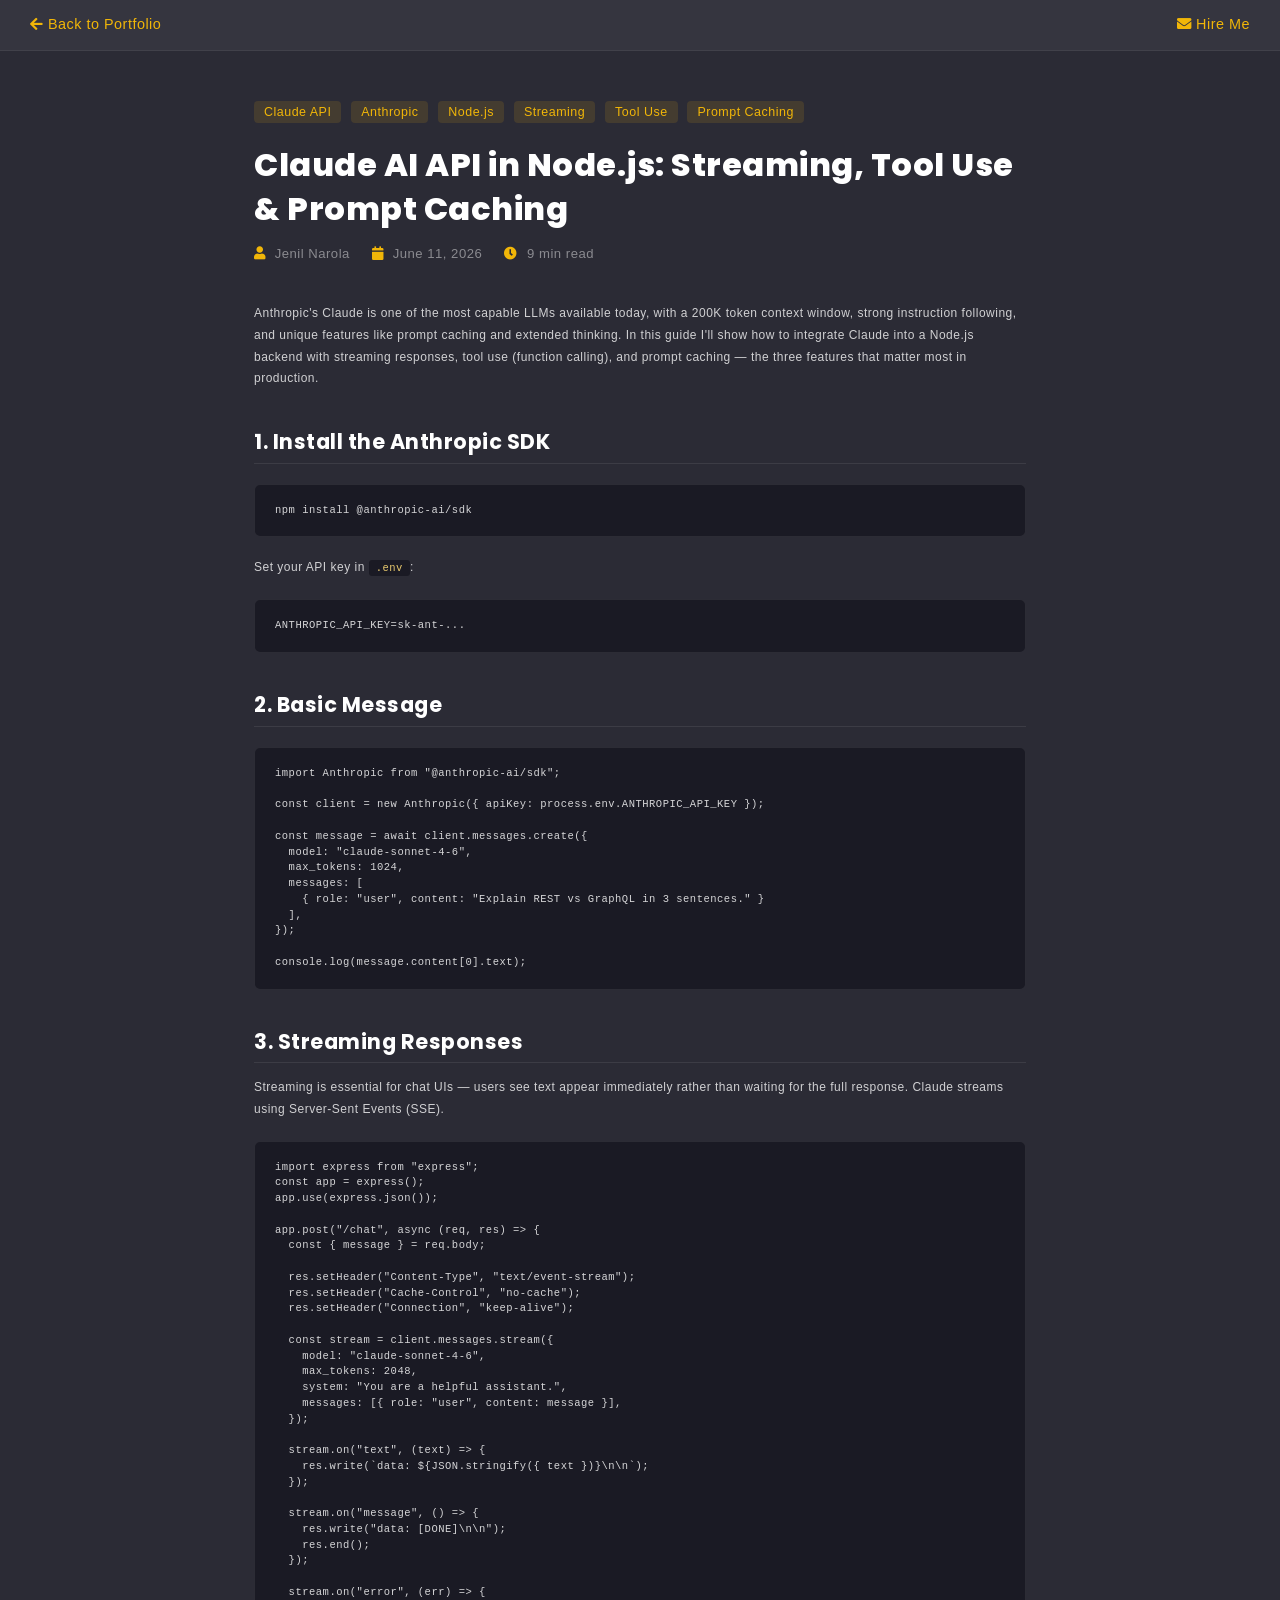
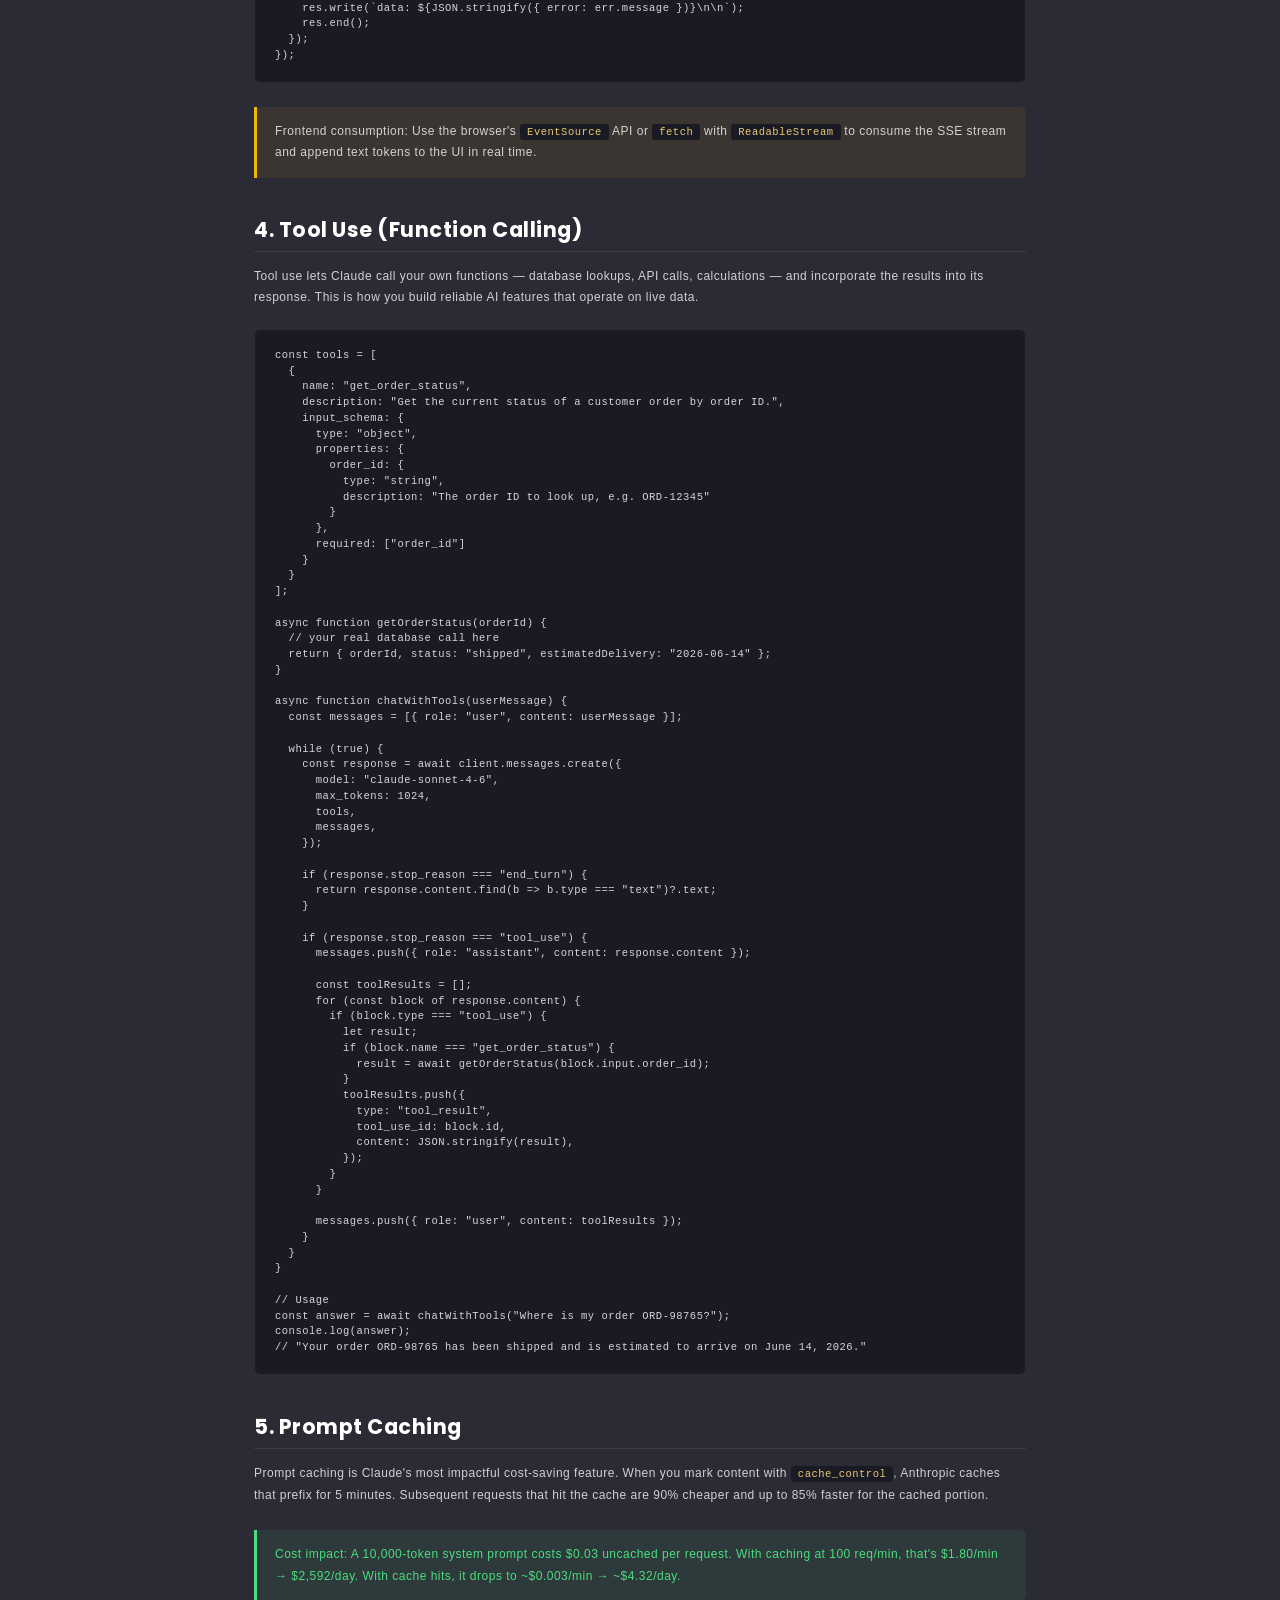
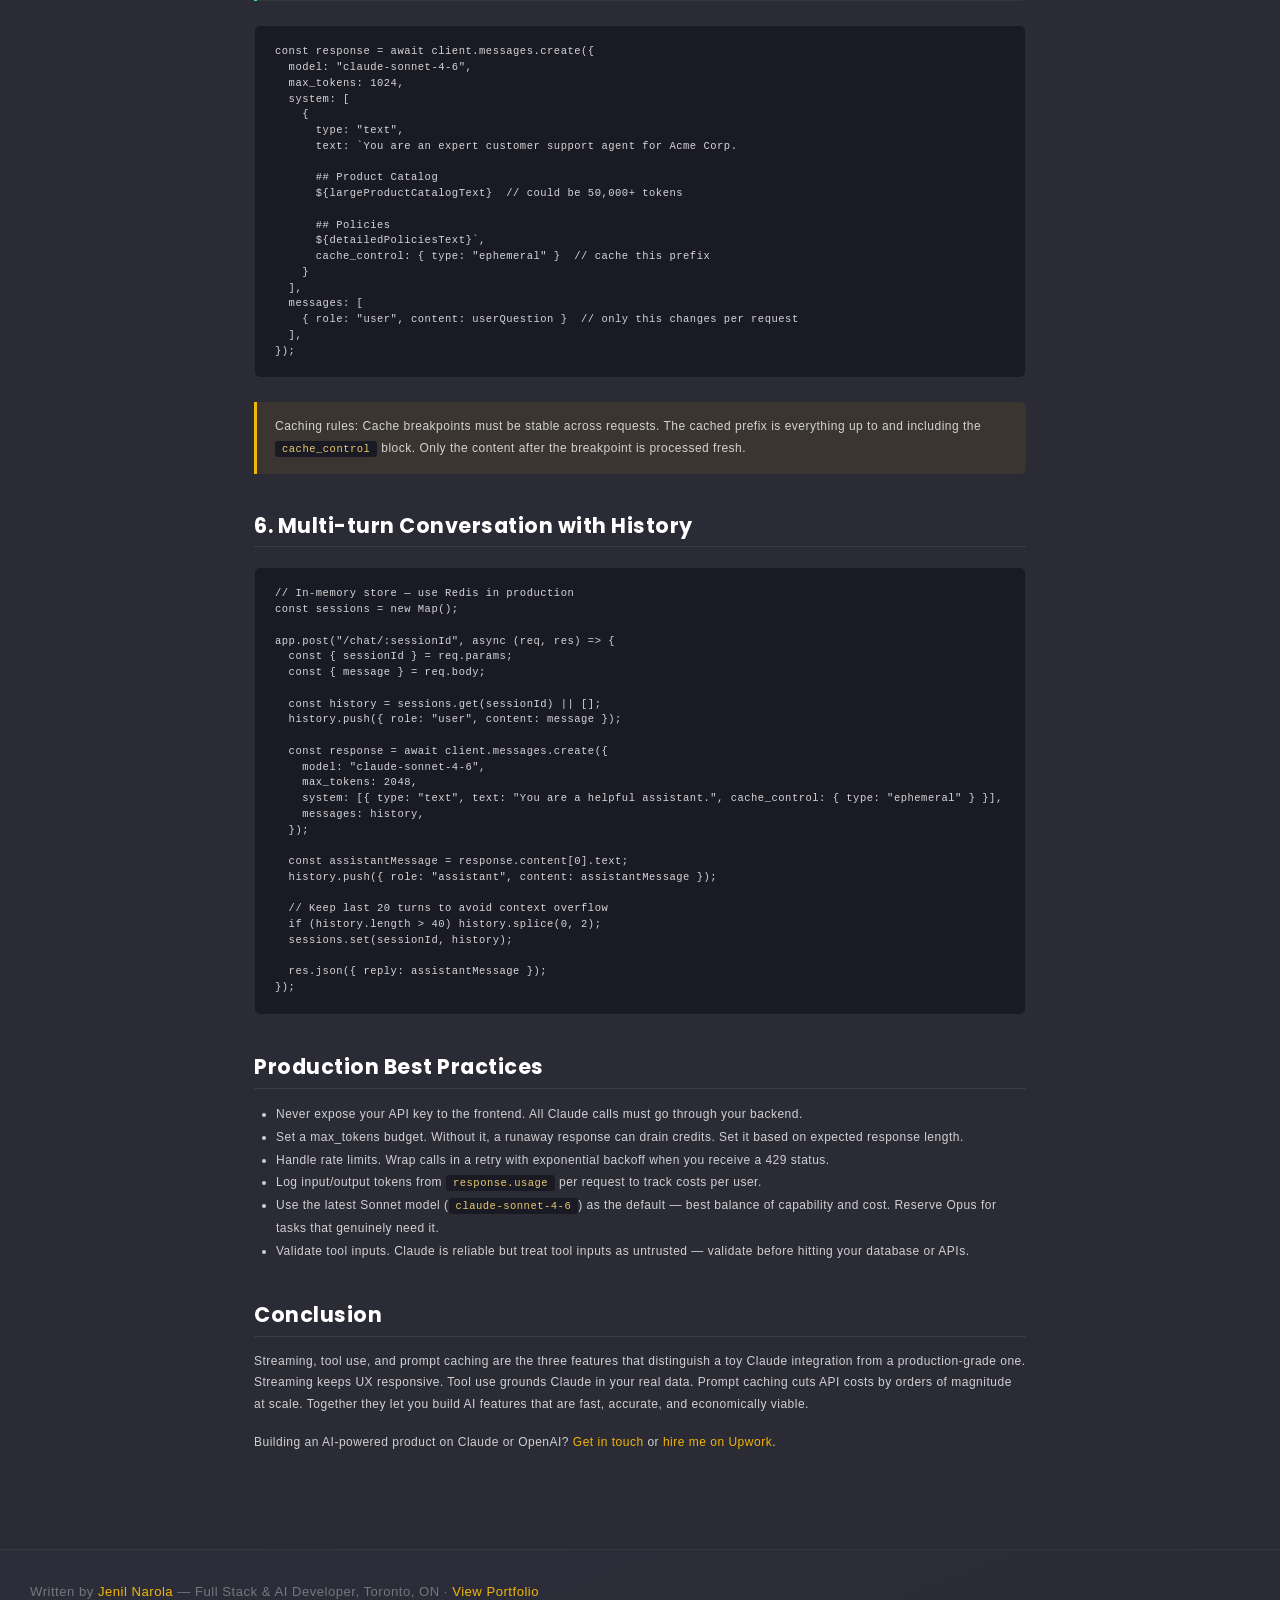
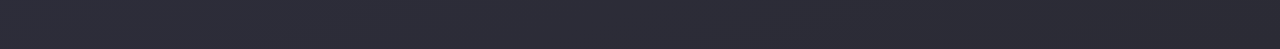
<file: docs/articles/claude-api-nodejs-streaming-tool-use.html>
<!doctype html>
<html lang="en">
<head>
    <meta charset="utf-8">
    <meta name="viewport" content="width=device-width, initial-scale=1, shrink-to-fit=no">
    <meta name="theme-color" content="#2B2B35">
    <link rel="shortcut icon" href="../img/testimonials/Jenil-round.png" type="image/x-icon">
    <link rel="stylesheet" href="../css/plugins/bootstrap.min.css">
    <link rel="stylesheet" href="../css/plugins/font-awesome.min.css">
    <link rel="stylesheet" href="../css/style.css">
    <link rel="stylesheet" href="../css/color-1.css">

    <title>Claude AI API in Node.js: Streaming, Tool Use & Prompt Caching | Jenil Narola</title>
    <meta name="description" content="Practical guide to integrating Anthropic's Claude API into a Node.js backend. Covers streaming responses, tool use (function calling), prompt caching, and production best practices.">
    <meta name="author" content="Jenil Narola">
    <meta name="robots" content="index, follow">
    <link rel="canonical" href="https://jenilnarola.ca/articles/claude-api-nodejs-streaming-tool-use.html">

    <meta property="og:type" content="article">
    <meta property="og:url" content="https://jenilnarola.ca/articles/claude-api-nodejs-streaming-tool-use.html">
    <meta property="og:title" content="Claude AI API in Node.js: Streaming, Tool Use & Prompt Caching">
    <meta property="og:description" content="Practical guide to integrating Anthropic Claude API into Node.js. Covers streaming, tool use, prompt caching, and production tips.">
    <meta property="og:image" content="https://jenilnarola.ca/img/testimonials/JENIL_NAROLA.png">
    <meta property="og:site_name" content="Jenil Narola">

    <script type="application/ld+json">
    {
      "@context": "https://schema.org",
      "@type": "TechArticle",
      "headline": "Claude AI API in Node.js: Streaming, Tool Use & Prompt Caching",
      "description": "Practical guide to integrating Anthropic's Claude API into a Node.js backend. Covers streaming responses, tool use (function calling), prompt caching, and production best practices.",
      "author": {
        "@type": "Person",
        "name": "Jenil Narola",
        "url": "https://jenilnarola.ca",
        "jobTitle": "Full Stack & AI Developer"
      },
      "datePublished": "2026-06-11",
      "dateModified": "2026-06-11",
      "publisher": { "@type": "Person", "name": "Jenil Narola", "url": "https://jenilnarola.ca" },
      "url": "https://jenilnarola.ca/articles/claude-api-nodejs-streaming-tool-use.html",
      "mainEntityOfPage": "https://jenilnarola.ca/articles/claude-api-nodejs-streaming-tool-use.html",
      "keywords": ["Claude API", "Anthropic", "Node.js", "Streaming", "Tool Use", "Prompt Caching", "AI Integration", "LLM"]
    }
    </script>

    <style>
        body { background: #2b2b35; color: rgba(255,255,255,0.78); font-family: 'DM Sans', sans-serif; }
        .art-article-nav { background: #35353f; padding: 14px 30px; display: flex; align-items: center; justify-content: space-between; border-bottom: 1px solid rgba(255,255,255,0.06); }
        .art-article-nav a { color: #F1B608; text-decoration: none; font-size: 0.9rem; }
        .art-article-nav a:hover { text-decoration: underline; }
        .art-article-wrap { max-width: 820px; margin: 0 auto; padding: 50px 24px 80px; }
        .art-article-header { margin-bottom: 40px; }
        .art-article-header h1 { font-size: 2rem; color: #fff; line-height: 1.35; margin-bottom: 14px; }
        .art-article-meta { font-size: 0.82rem; color: rgba(255,255,255,0.45); }
        .art-article-meta span { margin-right: 18px; }
        .art-article-meta i { margin-right: 5px; color: #F1B608; }
        h2 { font-size: 1.3rem; color: #fff; margin-top: 40px; margin-bottom: 14px; padding-bottom: 8px; border-bottom: 1px solid rgba(255,255,255,0.08); }
        h3 { font-size: 1.05rem; color: rgba(255,255,255,0.9); margin-top: 28px; margin-bottom: 10px; }
        p { line-height: 1.8; margin-bottom: 16px; }
        pre { background: #1a1a24; border: 1px solid rgba(255,255,255,0.08); border-radius: 6px; padding: 18px 20px; overflow-x: auto; margin: 20px 0; }
        code { font-family: 'Courier New', monospace; font-size: 0.875rem; color: #e8c96d; }
        pre code { color: rgba(255,255,255,0.82); }
        .inline-code { background: #1a1a24; border-radius: 3px; padding: 2px 7px; font-family: monospace; font-size: 0.875em; color: #e8c96d; }
        ul, ol { line-height: 1.9; padding-left: 22px; margin-bottom: 16px; }
        .art-tag { display: inline-block; background: rgba(241,182,8,0.12); color: #F1B608; border-radius: 4px; padding: 2px 10px; font-size: 0.78rem; margin-right: 6px; margin-bottom: 6px; }
        .art-callout { background: rgba(241,182,8,0.08); border-left: 3px solid #F1B608; padding: 14px 18px; border-radius: 0 6px 6px 0; margin: 24px 0; }
        .art-callout p { margin-bottom: 0; }
        .art-savings { background: rgba(74,222,128,0.08); border-left: 3px solid #4ade80; padding: 14px 18px; border-radius: 0 6px 6px 0; margin: 24px 0; }
        .art-savings p { margin-bottom: 0; color: #4ade80; }
        footer { text-align: center; padding: 30px; font-size: 0.82rem; color: rgba(255,255,255,0.35); border-top: 1px solid rgba(255,255,255,0.06); }
        footer a { color: #F1B608; }
    </style>
</head>
<body>

<nav class="art-article-nav">
    <a href="https://jenilnarola.ca"><i class="fas fa-arrow-left"></i> Back to Portfolio</a>
    <a href="mailto:jenilnarola@gmail.com"><i class="fas fa-envelope"></i> Hire Me</a>
</nav>

<div class="art-article-wrap">

    <div class="art-article-header">
        <div style="margin-bottom:14px;">
            <span class="art-tag">Claude API</span>
            <span class="art-tag">Anthropic</span>
            <span class="art-tag">Node.js</span>
            <span class="art-tag">Streaming</span>
            <span class="art-tag">Tool Use</span>
            <span class="art-tag">Prompt Caching</span>
        </div>
        <h1>Claude AI API in Node.js: Streaming, Tool Use & Prompt Caching</h1>
        <div class="art-article-meta">
            <span><i class="fas fa-user"></i> Jenil Narola</span>
            <span><i class="fas fa-calendar"></i> June 11, 2026</span>
            <span><i class="fas fa-clock"></i> 9 min read</span>
        </div>
    </div>

    <p>Anthropic's Claude is one of the most capable LLMs available today, with a 200K token context window, strong instruction following, and unique features like <strong>prompt caching</strong> and <strong>extended thinking</strong>. In this guide I'll show how to integrate Claude into a Node.js backend with streaming responses, tool use (function calling), and prompt caching — the three features that matter most in production.</p>

    <h2>1. Install the Anthropic SDK</h2>
    <pre><code>npm install @anthropic-ai/sdk</code></pre>

    <p>Set your API key in <span class="inline-code">.env</span>:</p>
    <pre><code>ANTHROPIC_API_KEY=sk-ant-...</code></pre>

    <h2>2. Basic Message</h2>
    <pre><code>import Anthropic from "@anthropic-ai/sdk";

const client = new Anthropic({ apiKey: process.env.ANTHROPIC_API_KEY });

const message = await client.messages.create({
  model: "claude-sonnet-4-6",
  max_tokens: 1024,
  messages: [
    { role: "user", content: "Explain REST vs GraphQL in 3 sentences." }
  ],
});

console.log(message.content[0].text);</code></pre>

    <h2>3. Streaming Responses</h2>
    <p>Streaming is essential for chat UIs — users see text appear immediately rather than waiting for the full response. Claude streams using Server-Sent Events (SSE).</p>
    <pre><code>import express from "express";
const app = express();
app.use(express.json());

app.post("/chat", async (req, res) => {
  const { message } = req.body;

  res.setHeader("Content-Type", "text/event-stream");
  res.setHeader("Cache-Control", "no-cache");
  res.setHeader("Connection", "keep-alive");

  const stream = client.messages.stream({
    model: "claude-sonnet-4-6",
    max_tokens: 2048,
    system: "You are a helpful assistant.",
    messages: [{ role: "user", content: message }],
  });

  stream.on("text", (text) => {
    res.write(`data: ${JSON.stringify({ text })}\n\n`);
  });

  stream.on("message", () => {
    res.write("data: [DONE]\n\n");
    res.end();
  });

  stream.on("error", (err) => {
    res.write(`data: ${JSON.stringify({ error: err.message })}\n\n`);
    res.end();
  });
});</code></pre>

    <div class="art-callout">
        <p><strong>Frontend consumption:</strong> Use the browser's <span class="inline-code">EventSource</span> API or <span class="inline-code">fetch</span> with <span class="inline-code">ReadableStream</span> to consume the SSE stream and append text tokens to the UI in real time.</p>
    </div>

    <h2>4. Tool Use (Function Calling)</h2>
    <p>Tool use lets Claude call your own functions — database lookups, API calls, calculations — and incorporate the results into its response. This is how you build reliable AI features that operate on live data.</p>
    <pre><code>const tools = [
  {
    name: "get_order_status",
    description: "Get the current status of a customer order by order ID.",
    input_schema: {
      type: "object",
      properties: {
        order_id: {
          type: "string",
          description: "The order ID to look up, e.g. ORD-12345"
        }
      },
      required: ["order_id"]
    }
  }
];

async function getOrderStatus(orderId) {
  // your real database call here
  return { orderId, status: "shipped", estimatedDelivery: "2026-06-14" };
}

async function chatWithTools(userMessage) {
  const messages = [{ role: "user", content: userMessage }];

  while (true) {
    const response = await client.messages.create({
      model: "claude-sonnet-4-6",
      max_tokens: 1024,
      tools,
      messages,
    });

    if (response.stop_reason === "end_turn") {
      return response.content.find(b => b.type === "text")?.text;
    }

    if (response.stop_reason === "tool_use") {
      messages.push({ role: "assistant", content: response.content });

      const toolResults = [];
      for (const block of response.content) {
        if (block.type === "tool_use") {
          let result;
          if (block.name === "get_order_status") {
            result = await getOrderStatus(block.input.order_id);
          }
          toolResults.push({
            type: "tool_result",
            tool_use_id: block.id,
            content: JSON.stringify(result),
          });
        }
      }

      messages.push({ role: "user", content: toolResults });
    }
  }
}

// Usage
const answer = await chatWithTools("Where is my order ORD-98765?");
console.log(answer);
// "Your order ORD-98765 has been shipped and is estimated to arrive on June 14, 2026."</code></pre>

    <h2>5. Prompt Caching</h2>
    <p>Prompt caching is Claude's most impactful cost-saving feature. When you mark content with <span class="inline-code">cache_control</span>, Anthropic caches that prefix for 5 minutes. Subsequent requests that hit the cache are <strong>90% cheaper and up to 85% faster</strong> for the cached portion.</p>

    <div class="art-savings">
        <p><strong>Cost impact:</strong> A 10,000-token system prompt costs $0.03 uncached per request. With caching at 100 req/min, that's $1.80/min → $2,592/day. With cache hits, it drops to ~$0.003/min → ~$4.32/day.</p>
    </div>

    <pre><code>const response = await client.messages.create({
  model: "claude-sonnet-4-6",
  max_tokens: 1024,
  system: [
    {
      type: "text",
      text: `You are an expert customer support agent for Acme Corp.

      ## Product Catalog
      ${largeProductCatalogText}  // could be 50,000+ tokens

      ## Policies
      ${detailedPoliciesText}`,
      cache_control: { type: "ephemeral" }  // cache this prefix
    }
  ],
  messages: [
    { role: "user", content: userQuestion }  // only this changes per request
  ],
});</code></pre>

    <div class="art-callout">
        <p><strong>Caching rules:</strong> Cache breakpoints must be stable across requests. The cached prefix is everything up to and including the <span class="inline-code">cache_control</span> block. Only the content after the breakpoint is processed fresh.</p>
    </div>

    <h2>6. Multi-turn Conversation with History</h2>
    <pre><code>// In-memory store — use Redis in production
const sessions = new Map();

app.post("/chat/:sessionId", async (req, res) => {
  const { sessionId } = req.params;
  const { message } = req.body;

  const history = sessions.get(sessionId) || [];
  history.push({ role: "user", content: message });

  const response = await client.messages.create({
    model: "claude-sonnet-4-6",
    max_tokens: 2048,
    system: [{ type: "text", text: "You are a helpful assistant.", cache_control: { type: "ephemeral" } }],
    messages: history,
  });

  const assistantMessage = response.content[0].text;
  history.push({ role: "assistant", content: assistantMessage });

  // Keep last 20 turns to avoid context overflow
  if (history.length > 40) history.splice(0, 2);
  sessions.set(sessionId, history);

  res.json({ reply: assistantMessage });
});</code></pre>

    <h2>Production Best Practices</h2>
    <ul>
        <li><strong>Never expose your API key to the frontend.</strong> All Claude calls must go through your backend.</li>
        <li><strong>Set a max_tokens budget.</strong> Without it, a runaway response can drain credits. Set it based on expected response length.</li>
        <li><strong>Handle rate limits.</strong> Wrap calls in a retry with exponential backoff when you receive a 429 status.</li>
        <li><strong>Log input/output tokens</strong> from <span class="inline-code">response.usage</span> per request to track costs per user.</li>
        <li><strong>Use the latest Sonnet model</strong> (<span class="inline-code">claude-sonnet-4-6</span>) as the default — best balance of capability and cost. Reserve Opus for tasks that genuinely need it.</li>
        <li><strong>Validate tool inputs.</strong> Claude is reliable but treat tool inputs as untrusted — validate before hitting your database or APIs.</li>
    </ul>

    <h2>Conclusion</h2>
    <p>Streaming, tool use, and prompt caching are the three features that distinguish a toy Claude integration from a production-grade one. Streaming keeps UX responsive. Tool use grounds Claude in your real data. Prompt caching cuts API costs by orders of magnitude at scale. Together they let you build AI features that are fast, accurate, and economically viable.</p>

    <p>Building an AI-powered product on Claude or OpenAI? <a href="mailto:jenilnarola@gmail.com" style="color:#F1B608;">Get in touch</a> or <a href="https://www.upwork.com/freelancers/~01847efbf9829d2ab3" target="_blank" style="color:#F1B608;">hire me on Upwork</a>.</p>

</div>

<footer>
    <p>Written by <a href="https://jenilnarola.ca">Jenil Narola</a> — Full Stack & AI Developer, Toronto, ON · <a href="https://jenilnarola.ca">View Portfolio</a></p>
</footer>

</body>
</html>
</file>
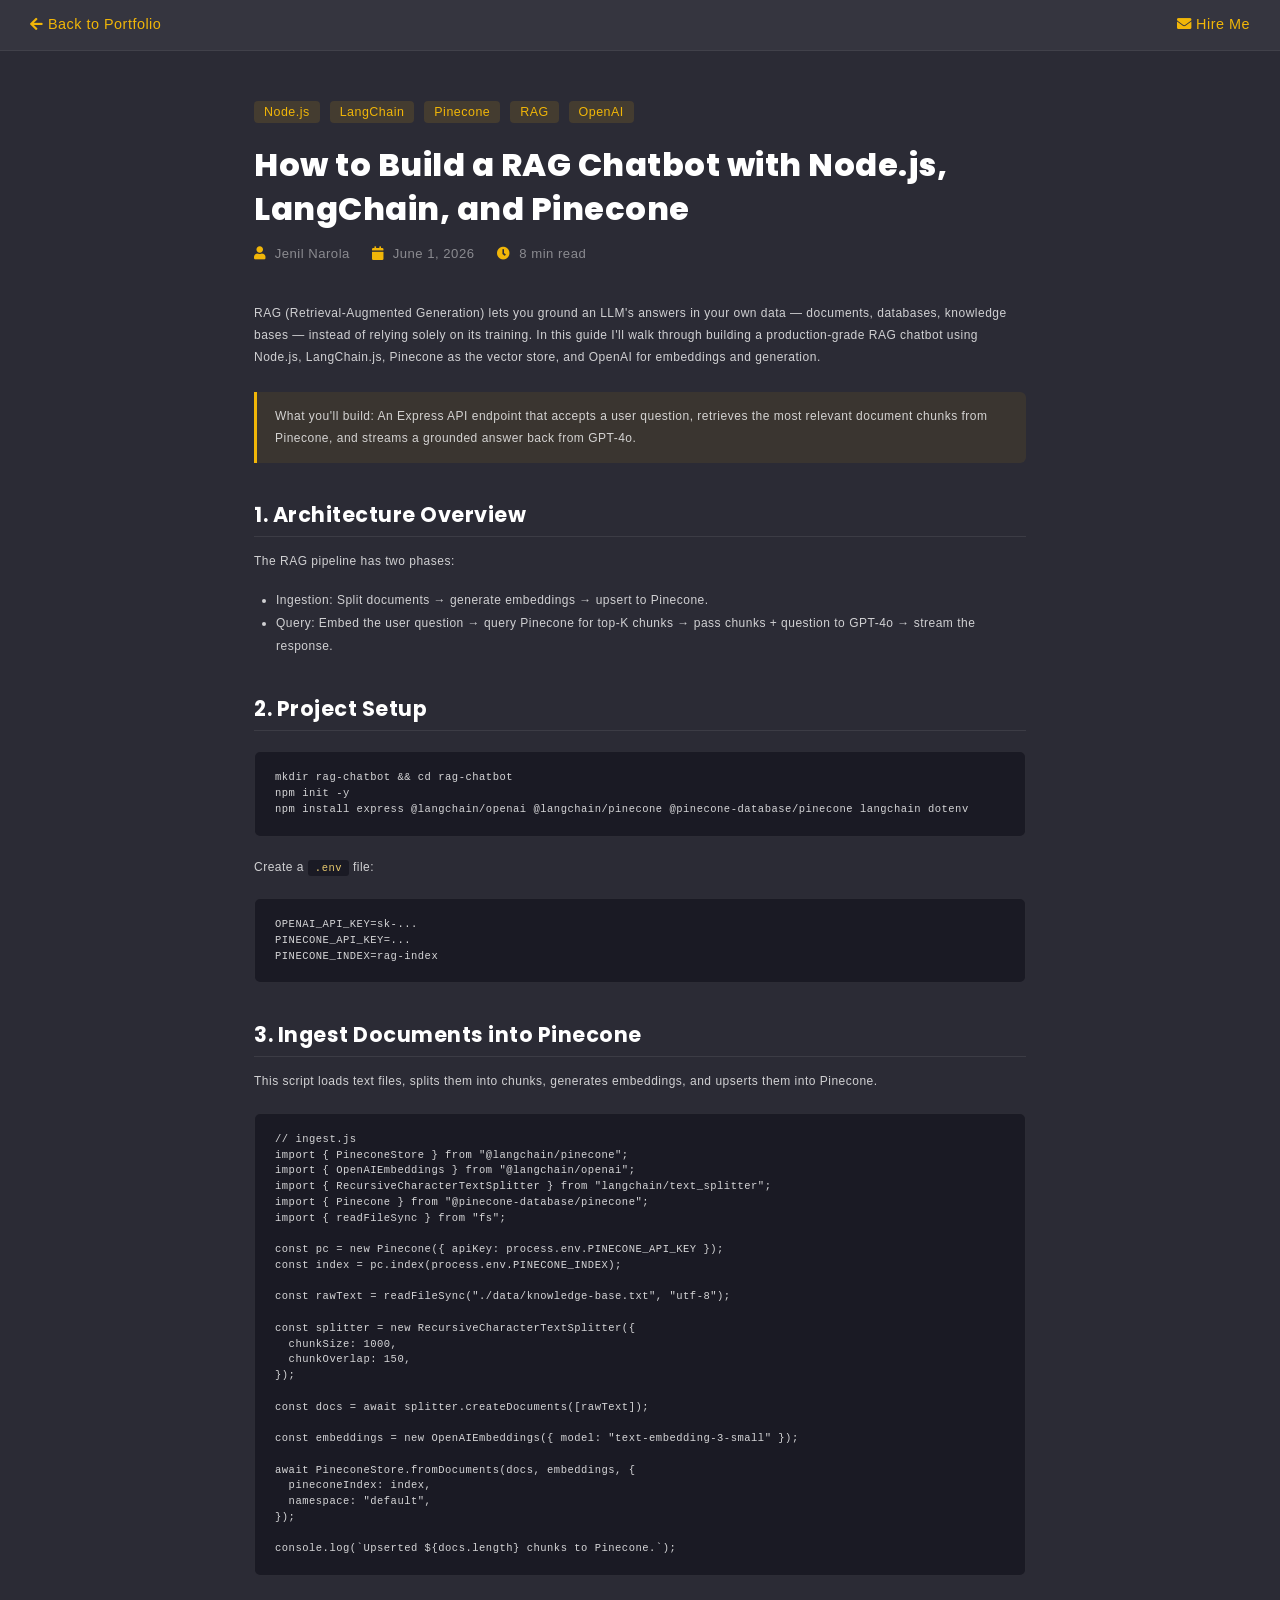
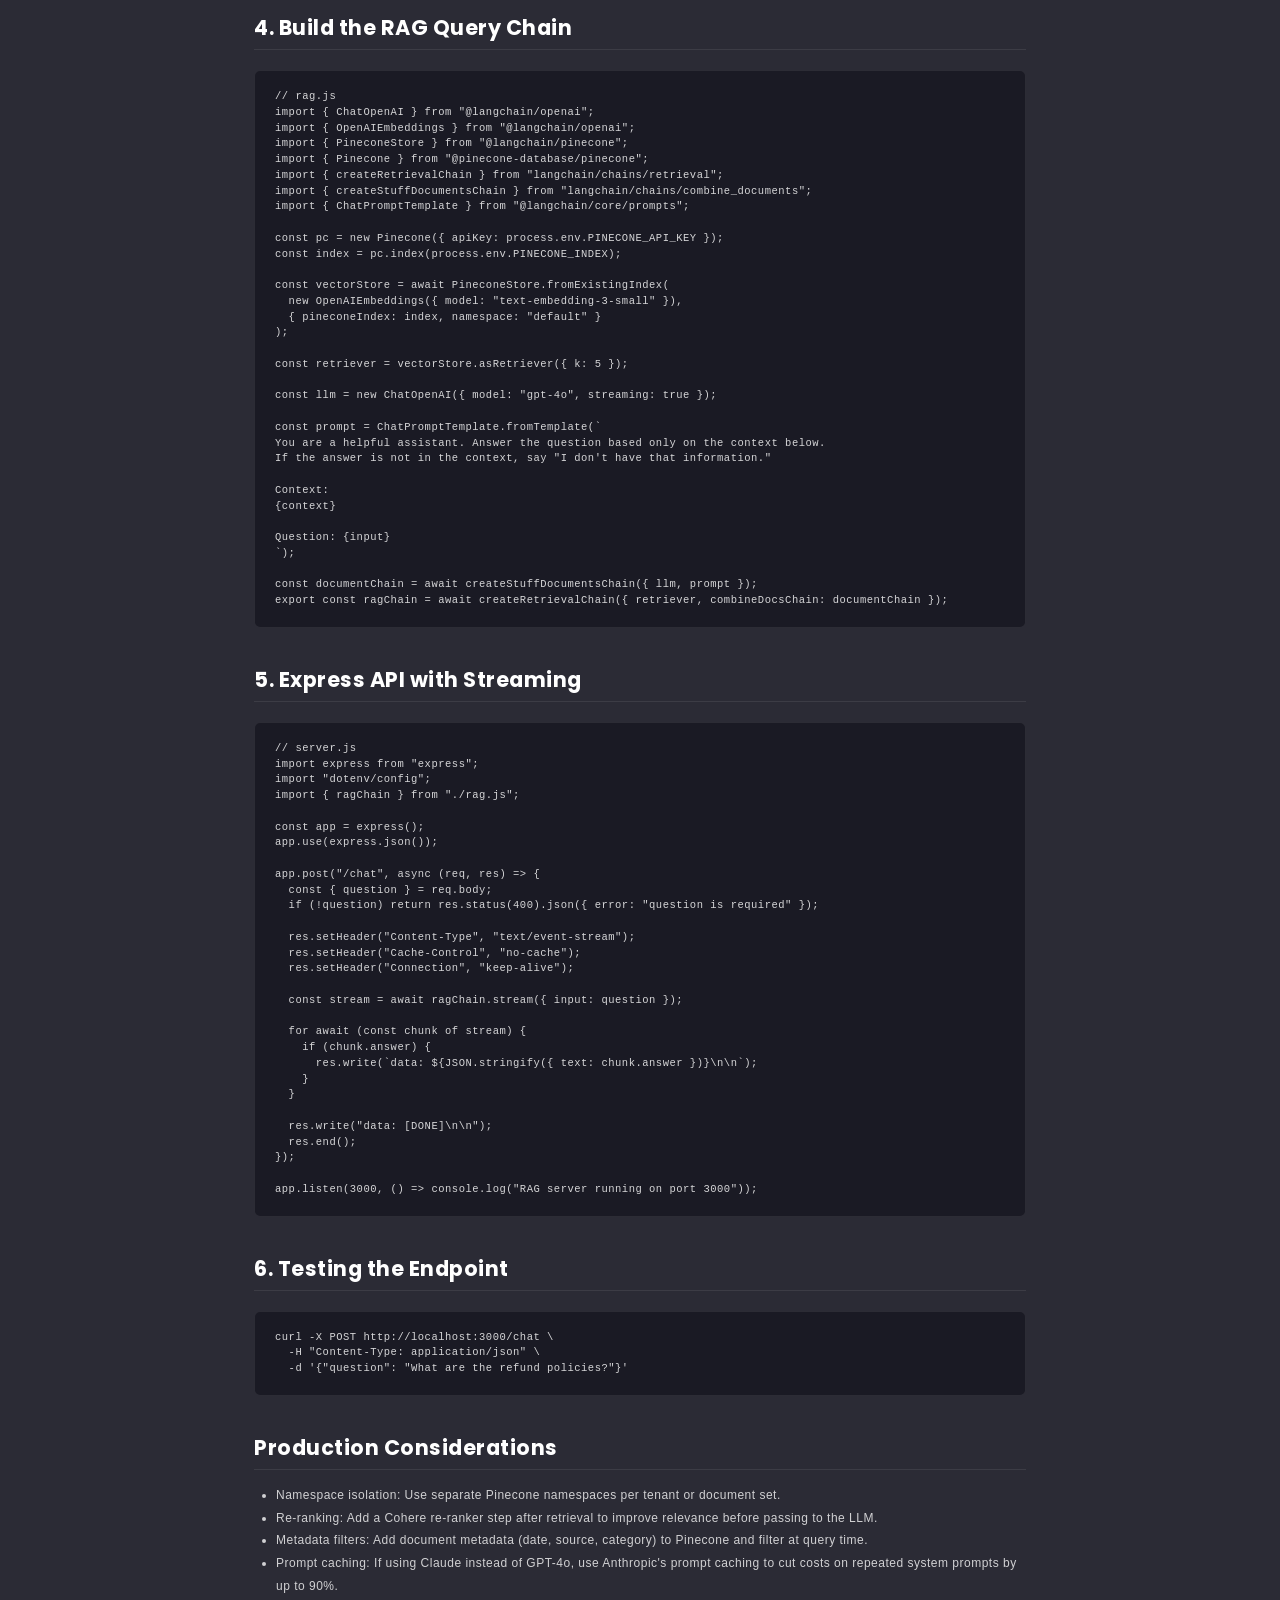
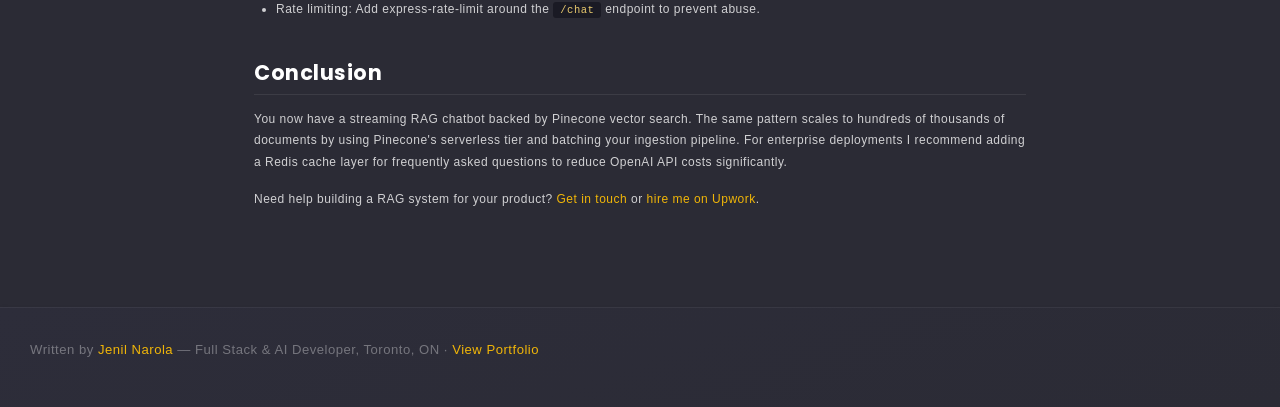
<file: docs/articles/rag-chatbot-nodejs-langchain-pinecone.html>
<!doctype html>
<html lang="en">
<head>
    <meta charset="utf-8">
    <meta name="viewport" content="width=device-width, initial-scale=1, shrink-to-fit=no">
    <meta name="theme-color" content="#2B2B35">
    <link rel="shortcut icon" href="../img/testimonials/Jenil-round.png" type="image/x-icon">
    <link rel="stylesheet" href="../css/plugins/bootstrap.min.css">
    <link rel="stylesheet" href="../css/plugins/font-awesome.min.css">
    <link rel="stylesheet" href="../css/style.css">
    <link rel="stylesheet" href="../css/color-1.css">

    <title>How to Build a RAG Chatbot with Node.js, LangChain, and Pinecone | Jenil Narola</title>
    <meta name="description" content="Step-by-step guide to building a production-ready RAG (Retrieval-Augmented Generation) chatbot using Node.js, LangChain, Pinecone vector database, and OpenAI embeddings.">
    <meta name="author" content="Jenil Narola">
    <meta name="robots" content="index, follow">
    <link rel="canonical" href="https://jenilnarola.ca/articles/rag-chatbot-nodejs-langchain-pinecone.html">

    <meta property="og:type" content="article">
    <meta property="og:url" content="https://jenilnarola.ca/articles/rag-chatbot-nodejs-langchain-pinecone.html">
    <meta property="og:title" content="How to Build a RAG Chatbot with Node.js, LangChain, and Pinecone">
    <meta property="og:description" content="Step-by-step guide to building a production-ready RAG chatbot using Node.js, LangChain, Pinecone, and OpenAI embeddings.">
    <meta property="og:image" content="https://jenilnarola.ca/img/testimonials/JENIL_NAROLA.png">
    <meta property="og:site_name" content="Jenil Narola">

    <script type="application/ld+json">
    {
      "@context": "https://schema.org",
      "@type": "TechArticle",
      "headline": "How to Build a RAG Chatbot with Node.js, LangChain, and Pinecone",
      "description": "Step-by-step guide to building a production-ready RAG chatbot using Node.js, LangChain, Pinecone vector database, and OpenAI embeddings.",
      "author": {
        "@type": "Person",
        "name": "Jenil Narola",
        "url": "https://jenilnarola.ca",
        "jobTitle": "Full Stack & AI Developer"
      },
      "datePublished": "2026-06-01",
      "dateModified": "2026-06-11",
      "publisher": { "@type": "Person", "name": "Jenil Narola", "url": "https://jenilnarola.ca" },
      "url": "https://jenilnarola.ca/articles/rag-chatbot-nodejs-langchain-pinecone.html",
      "mainEntityOfPage": "https://jenilnarola.ca/articles/rag-chatbot-nodejs-langchain-pinecone.html",
      "keywords": ["RAG", "Node.js", "LangChain", "Pinecone", "OpenAI", "Chatbot", "Vector Database", "AI"]
    }
    </script>

    <style>
        body { background: #2b2b35; color: rgba(255,255,255,0.78); font-family: 'DM Sans', sans-serif; }
        .art-article-nav { background: #35353f; padding: 14px 30px; display: flex; align-items: center; justify-content: space-between; border-bottom: 1px solid rgba(255,255,255,0.06); }
        .art-article-nav a { color: #F1B608; text-decoration: none; font-size: 0.9rem; }
        .art-article-nav a:hover { text-decoration: underline; }
        .art-article-wrap { max-width: 820px; margin: 0 auto; padding: 50px 24px 80px; }
        .art-article-header { margin-bottom: 40px; }
        .art-article-header h1 { font-size: 2rem; color: #fff; line-height: 1.35; margin-bottom: 14px; }
        .art-article-meta { font-size: 0.82rem; color: rgba(255,255,255,0.45); }
        .art-article-meta span { margin-right: 18px; }
        .art-article-meta i { margin-right: 5px; color: #F1B608; }
        h2 { font-size: 1.3rem; color: #fff; margin-top: 40px; margin-bottom: 14px; padding-bottom: 8px; border-bottom: 1px solid rgba(255,255,255,0.08); }
        h3 { font-size: 1.05rem; color: rgba(255,255,255,0.9); margin-top: 28px; margin-bottom: 10px; }
        p { line-height: 1.8; margin-bottom: 16px; }
        pre { background: #1a1a24; border: 1px solid rgba(255,255,255,0.08); border-radius: 6px; padding: 18px 20px; overflow-x: auto; margin: 20px 0; }
        code { font-family: 'Courier New', monospace; font-size: 0.875rem; color: #e8c96d; }
        pre code { color: rgba(255,255,255,0.82); }
        .inline-code { background: #1a1a24; border-radius: 3px; padding: 2px 7px; font-family: monospace; font-size: 0.875em; color: #e8c96d; }
        ul, ol { line-height: 1.9; padding-left: 22px; margin-bottom: 16px; }
        .art-tag { display: inline-block; background: rgba(241,182,8,0.12); color: #F1B608; border-radius: 4px; padding: 2px 10px; font-size: 0.78rem; margin-right: 6px; margin-bottom: 6px; }
        .art-callout { background: rgba(241,182,8,0.08); border-left: 3px solid #F1B608; padding: 14px 18px; border-radius: 0 6px 6px 0; margin: 24px 0; }
        .art-callout p { margin-bottom: 0; }
        footer { text-align: center; padding: 30px; font-size: 0.82rem; color: rgba(255,255,255,0.35); border-top: 1px solid rgba(255,255,255,0.06); }
        footer a { color: #F1B608; }
    </style>
</head>
<body>

<nav class="art-article-nav">
    <a href="https://jenilnarola.ca"><i class="fas fa-arrow-left"></i> Back to Portfolio</a>
    <a href="mailto:jenilnarola@gmail.com"><i class="fas fa-envelope"></i> Hire Me</a>
</nav>

<div class="art-article-wrap">

    <div class="art-article-header">
        <div style="margin-bottom:14px;">
            <span class="art-tag">Node.js</span>
            <span class="art-tag">LangChain</span>
            <span class="art-tag">Pinecone</span>
            <span class="art-tag">RAG</span>
            <span class="art-tag">OpenAI</span>
        </div>
        <h1>How to Build a RAG Chatbot with Node.js, LangChain, and Pinecone</h1>
        <div class="art-article-meta">
            <span><i class="fas fa-user"></i> Jenil Narola</span>
            <span><i class="fas fa-calendar"></i> June 1, 2026</span>
            <span><i class="fas fa-clock"></i> 8 min read</span>
        </div>
    </div>

    <p>RAG (Retrieval-Augmented Generation) lets you ground an LLM's answers in your own data — documents, databases, knowledge bases — instead of relying solely on its training. In this guide I'll walk through building a production-grade RAG chatbot using <strong>Node.js</strong>, <strong>LangChain.js</strong>, <strong>Pinecone</strong> as the vector store, and <strong>OpenAI</strong> for embeddings and generation.</p>

    <div class="art-callout">
        <p><strong>What you'll build:</strong> An Express API endpoint that accepts a user question, retrieves the most relevant document chunks from Pinecone, and streams a grounded answer back from GPT-4o.</p>
    </div>

    <h2>1. Architecture Overview</h2>
    <p>The RAG pipeline has two phases:</p>
    <ul>
        <li><strong>Ingestion:</strong> Split documents → generate embeddings → upsert to Pinecone.</li>
        <li><strong>Query:</strong> Embed the user question → query Pinecone for top-K chunks → pass chunks + question to GPT-4o → stream the response.</li>
    </ul>

    <h2>2. Project Setup</h2>
    <pre><code>mkdir rag-chatbot && cd rag-chatbot
npm init -y
npm install express @langchain/openai @langchain/pinecone @pinecone-database/pinecone langchain dotenv</code></pre>

    <p>Create a <span class="inline-code">.env</span> file:</p>
    <pre><code>OPENAI_API_KEY=sk-...
PINECONE_API_KEY=...
PINECONE_INDEX=rag-index</code></pre>

    <h2>3. Ingest Documents into Pinecone</h2>
    <p>This script loads text files, splits them into chunks, generates embeddings, and upserts them into Pinecone.</p>
    <pre><code>// ingest.js
import { PineconeStore } from "@langchain/pinecone";
import { OpenAIEmbeddings } from "@langchain/openai";
import { RecursiveCharacterTextSplitter } from "langchain/text_splitter";
import { Pinecone } from "@pinecone-database/pinecone";
import { readFileSync } from "fs";

const pc = new Pinecone({ apiKey: process.env.PINECONE_API_KEY });
const index = pc.index(process.env.PINECONE_INDEX);

const rawText = readFileSync("./data/knowledge-base.txt", "utf-8");

const splitter = new RecursiveCharacterTextSplitter({
  chunkSize: 1000,
  chunkOverlap: 150,
});

const docs = await splitter.createDocuments([rawText]);

const embeddings = new OpenAIEmbeddings({ model: "text-embedding-3-small" });

await PineconeStore.fromDocuments(docs, embeddings, {
  pineconeIndex: index,
  namespace: "default",
});

console.log(`Upserted ${docs.length} chunks to Pinecone.`);</code></pre>

    <h2>4. Build the RAG Query Chain</h2>
    <pre><code>// rag.js
import { ChatOpenAI } from "@langchain/openai";
import { OpenAIEmbeddings } from "@langchain/openai";
import { PineconeStore } from "@langchain/pinecone";
import { Pinecone } from "@pinecone-database/pinecone";
import { createRetrievalChain } from "langchain/chains/retrieval";
import { createStuffDocumentsChain } from "langchain/chains/combine_documents";
import { ChatPromptTemplate } from "@langchain/core/prompts";

const pc = new Pinecone({ apiKey: process.env.PINECONE_API_KEY });
const index = pc.index(process.env.PINECONE_INDEX);

const vectorStore = await PineconeStore.fromExistingIndex(
  new OpenAIEmbeddings({ model: "text-embedding-3-small" }),
  { pineconeIndex: index, namespace: "default" }
);

const retriever = vectorStore.asRetriever({ k: 5 });

const llm = new ChatOpenAI({ model: "gpt-4o", streaming: true });

const prompt = ChatPromptTemplate.fromTemplate(`
You are a helpful assistant. Answer the question based only on the context below.
If the answer is not in the context, say "I don't have that information."

Context:
{context}

Question: {input}
`);

const documentChain = await createStuffDocumentsChain({ llm, prompt });
export const ragChain = await createRetrievalChain({ retriever, combineDocsChain: documentChain });</code></pre>

    <h2>5. Express API with Streaming</h2>
    <pre><code>// server.js
import express from "express";
import "dotenv/config";
import { ragChain } from "./rag.js";

const app = express();
app.use(express.json());

app.post("/chat", async (req, res) => {
  const { question } = req.body;
  if (!question) return res.status(400).json({ error: "question is required" });

  res.setHeader("Content-Type", "text/event-stream");
  res.setHeader("Cache-Control", "no-cache");
  res.setHeader("Connection", "keep-alive");

  const stream = await ragChain.stream({ input: question });

  for await (const chunk of stream) {
    if (chunk.answer) {
      res.write(`data: ${JSON.stringify({ text: chunk.answer })}\n\n`);
    }
  }

  res.write("data: [DONE]\n\n");
  res.end();
});

app.listen(3000, () => console.log("RAG server running on port 3000"));</code></pre>

    <h2>6. Testing the Endpoint</h2>
    <pre><code>curl -X POST http://localhost:3000/chat \
  -H "Content-Type: application/json" \
  -d '{"question": "What are the refund policies?"}'</code></pre>

    <h2>Production Considerations</h2>
    <ul>
        <li><strong>Namespace isolation:</strong> Use separate Pinecone namespaces per tenant or document set.</li>
        <li><strong>Re-ranking:</strong> Add a Cohere re-ranker step after retrieval to improve relevance before passing to the LLM.</li>
        <li><strong>Metadata filters:</strong> Add document metadata (date, source, category) to Pinecone and filter at query time.</li>
        <li><strong>Prompt caching:</strong> If using Claude instead of GPT-4o, use Anthropic's prompt caching to cut costs on repeated system prompts by up to 90%.</li>
        <li><strong>Rate limiting:</strong> Add express-rate-limit around the <span class="inline-code">/chat</span> endpoint to prevent abuse.</li>
    </ul>

    <h2>Conclusion</h2>
    <p>You now have a streaming RAG chatbot backed by Pinecone vector search. The same pattern scales to hundreds of thousands of documents by using Pinecone's serverless tier and batching your ingestion pipeline. For enterprise deployments I recommend adding a Redis cache layer for frequently asked questions to reduce OpenAI API costs significantly.</p>

    <p>Need help building a RAG system for your product? <a href="mailto:jenilnarola@gmail.com" style="color:#F1B608;">Get in touch</a> or <a href="https://www.upwork.com/freelancers/~01847efbf9829d2ab3" target="_blank" style="color:#F1B608;">hire me on Upwork</a>.</p>

</div>

<footer>
    <p>Written by <a href="https://jenilnarola.ca">Jenil Narola</a> — Full Stack & AI Developer, Toronto, ON · <a href="https://jenilnarola.ca">View Portfolio</a></p>
</footer>

</body>
</html>
</file>
<file: docs/css/style.css>
/* -------------------------------------------
Author:		Nazar Miller
------------------------------------------- */


/*--------------------------------------------

1. common
      - fonts
      - text defaults
      - title defaults
      - text config
      - container
      - buttons frame
      - suptitle
      - divider
      - image defaults
      - link defaults
      - table
      - quote
      - list
2. link
3. buttons
4. space
5. app marcup
      - top background
      - preloader
      - scroll frame
      - app
      - mobile top bar
      - info bar
      - content
      - menu bar
      - marcup media queries
6. info bar
      - header
      - name
      - language skills
      - hard skills
      - knowledge
      - info bar links
      - social links
      - progresbar color
7. menu bar
      - main menu
      - language change
      - current page title
8. content
      - section title
      - card
      - banner
      - typing code
      - counters
      - services
      - price
      - testimonials
      - timeline
      - contact form
      - blog
      - pagination
      - brands
      - footer
9. portfolio
      - filter
      - portfolio items
      - touch device querie
      - single project
      - fancybox customization
10. media queries
11. burger button
12. transitions
      - in animation
      - out animation


--------------------------------------------*/


/*
$main-color: #FFC107
$main-color: #f44336;
$main-color: #4CAF50;
$main-color: #64B5F6;
*/


/* ------------------------------

common

------------------------------ */


/* ----- fonts ----- */

@import url("https://fonts.googleapis.com/css2?family=Poppins:ital,wght@0,100;0,200;0,300;0,400;0,500;0,600;0,700;0,800;0,900;1,100;1,200;1,300;1,400;1,500;1,600;1,700;1,800;1,900&amp;display=swap");
@import url("https://fonts.googleapis.com/css2?family=Courier+Prime:ital,wght@0,400;0,700;1,400;1,700&amp;display=swap");

/* ----- text defaults ----- */

body {
    color: #8c8c8e;
    font-size: 12px;
    font-family: "Poppins", sans-serif;
    font-weight: 300;
    letter-spacing: 0.5px;
    font-smooth: subpixel-antialiased;
}


/* ----- title defaults ----- */

h1,
h2,
h3,
h4,
h5,
h6 {
    font-weight: 700;
    color: #fafafc;
    margin-bottom: 0;
    font-family: "Poppins", sans-serif;
}

h1 {
    font-size: 52px;
    font-weight: 800;
}

h4 {
    font-size: 17px;
    font-weight: 600;
}

h5 {
    font-size: 14px;
    font-weight: 600;
}

h6 {
    font-size: 12px;
    font-weight: 400;
}


/* ----- text config ----- */

.art-sm-text {
    font-size: 11px;
}

.art-lg-text {
    font-size: 16px;
}

.art-white {
    color: #fafafc;
}


/* ----- container ----- */

.container-fluid {
    overflow: hidden;
    padding: 0 30px;
    position: relative;
}


/* ----- buttons frame ----- */

.art-buttons-frame a {
    margin-right: 15px;
}


/* ----- suptitle ----- */

.art-el-suptitle {
    margin-top: 5px;
    color: #646466;
    font-style: italic;
    font-size: 11px;
}


/* ----- divider ----- */

.art-ls-divider {
    background: #646466;
    width: 100%;
    height: 1px;
    opacity: 0.3;
}


/* ----- image defaults ----- */

.art-img-default {
    width: 100%;
    -webkit-box-shadow: 0 3px 8px 0 rgba(15, 15, 20, 0.2);
    box-shadow: 0 3px 8px 0 rgba(15, 15, 20, 0.2);
}


/* ----- link defaults ----- */

a {
    text-decoration: none;
    color: #8c8c8e;
}

a:hover {
    text-decoration: none;
    color: #fafafc;
}

a:focus {
    outline: inherit;
}


/* ----- table ----- */

.art-table {
    color: #8c8c8e;
}

.art-table ul {
    padding: 0;
    margin: 0;
}

.art-table ul li {
    list-style-type: none;
    display: -webkit-box;
    display: -ms-flexbox;
    display: flex;
    -webkit-box-pack: justify;
    -ms-flex-pack: justify;
    justify-content: space-between;
    margin-bottom: 5px;
}

.art-table ul li:last-child {
    margin-bottom: 0;
}


/* ----- quote ----- */

blockquote {
    margin-top: 30px;
    margin-bottom: 30px;
    background: #ffc107;
    color: #191923;
    padding: 30px;
    padding-left: 35px;
    font-weight: 400;
    font-style: italic;
    font-size: 14px;
    -webkit-box-shadow: 0 1px 4px 0 rgba(15, 15, 20, 0.1);
    box-shadow: 0 1px 4px 0 rgba(15, 15, 20, 0.1);
    position: relative;
}

blockquote:before {
    position: absolute;
    font-family: "Font Awesome 5 Free";
    font-weight: 900;
    content: "\f10d";
    font-size: 18px;
    opacity: 0.5;
    top: 5px;
    left: 9px;
    color: #fafafc;
}

blockquote:after {
    position: absolute;
    font-family: "Font Awesome 5 Free";
    font-weight: 900;
    content: "\f10d";
    font-size: 18px;
    opacity: 0.5;
    bottom: 5px;
    right: 9px;
    color: #fafafc;
    -webkit-transform: rotate(180deg);
    transform: rotate(180deg);
}


/* ----- list ----- */

.art-custom-list {
    padding-left: 25px;
}

.art-custom-list li {
    position: relative;
    list-style-type: none;
    color: #fafafc;
    margin-bottom: 5px;
}

.art-custom-list li:before {
    content: "";
    position: absolute;
    top: 4px;
    left: -25px;
    width: 10px;
    height: 10px;
    border-radius: 50%;
    border: solid 2px #ffc107;
    background: transparent;
    -webkit-box-shadow: 0 3px 8px 0 rgba(15, 15, 20, 0.2);
    box-shadow: 0 3px 8px 0 rgba(15, 15, 20, 0.2);
}


/* ------------------------------

link

------------------------------ */

.art-link {
    position: relative;
    text-transform: uppercase;
    font-size: 10px;
    display: inline-block;
    letter-spacing: 1.5px;
    font-weight: 600;
    margin-right: 15px;
    margin-bottom: 10px;
    color: #8c8c8e;
    -webkit-transition: 0.4s ease-in-out;
    transition: 0.4s ease-in-out;
}

.art-link:hover {
    color: #fafafc;
    text-shadow: 0 0 3px rgba(250, 250, 252, 0.4);
}

.art-link.art-white-link {
    color: #fafafc;
}

.art-link.art-white-link:hover {
    color: #fafafc;
    text-shadow: 0 0 3px rgba(250, 250, 252, 0.4);
    -webkit-transform: translateX(5px);
    transform: translateX(5px);
}

.art-link.art-color-link {
    color: #ffc107;
}

.art-link.art-color-link:hover {
    color: #ffc107;
    text-shadow: 0 0 3px rgba(250, 250, 252, 0.4);
    -webkit-transform: translateX(5px);
    transform: translateX(5px);
}

.art-link.art-w-chevron {
    padding-right: 10px;
}

.art-link.art-w-chevron:after {
    position: absolute;
    font-family: "Font Awesome 5 free";
    content: "\f054";
    font-weight: 900;
    display: inline-block;
    font-style: normal;
    font-variant: normal;
    text-rendering: auto;
    -webkit-font-smoothing: antialiased;
    font-size: 9px;
    top: 0.3px;
    -webkit-transform: translateX(5px);
    transform: translateX(5px);
    -webkit-transition: 0.4s ease-in-out;
    transition: 0.4s ease-in-out;
}

.art-link.art-w-chevron:hover {
    -webkit-transform: translateX(0);
    transform: translateX(0);
}

.art-link.art-w-chevron:hover:after {
    -webkit-transform: translateX(10px);
    transform: translateX(10px);
}

.art-link:last-child {
    margin-bottom: 0;
    margin-right: 0;
}

.art-link i {
    font-size: 9px;
    margin-left: 3px;
}

.art-link.art-left-link {
    padding-left: 10px;
    padding-right: 0;
}

.art-link.art-left-link.art-w-chevron:after {
    content: "\f053";
    left: 0;
    -webkit-transform: translateX(0);
    transform: translateX(0);
}

.art-link.art-left-link.art-w-chevron:hover:after {
    -webkit-transform: translateX(-5px);
    transform: translateX(-5px);
}


/* ------------------------------

button

------------------------------ */

.art-btn {
    text-transform: uppercase;
    -webkit-box-shadow: 0 1px 4px 0 rgba(15, 15, 20, 0.1);
    box-shadow: 0 1px 4px 0 rgba(15, 15, 20, 0.1);
    color: #20202a;
    background: #ffc107;
    letter-spacing: 1.5px;
    font-weight: 600;
    display: -webkit-inline-box;
    display: -ms-inline-flexbox;
    display: inline-flex;
    -webkit-box-pack: center;
    -ms-flex-pack: center;
    justify-content: center;
    -ms-flex-line-pack: center;
    align-content: center;
    border: none;
    -webkit-transition: 0.4s ease-in-out;
    transition: 0.4s ease-in-out;
}

.art-btn span {
    -ms-flex-item-align: center;
    align-self: center;
    -webkit-transition: 0.2s ease-in-out;
    transition: 0.2s ease-in-out;
}

.art-btn.art-btn-md {
    height: 45px;
    font-size: 11px;
    padding: 0 35px;
}

.art-btn.art-btn-sm {
    height: 40px;
    font-size: 11px;
    padding: 0 30px;
}

.art-btn:hover {
    -webkit-transform: translateY(-2px);
    transform: translateY(-2px);
    color: #1e1e28;
}


/* ------------------------------

space

------------------------------ */

.p-30-0 {
    padding-top: 30px;
    padding-bottom: 0;
}

.p-0-30 {
    padding-top: 0;
    padding-bottom: 30px;
}

.p-30-30 {
    padding-top: 30px;
    padding-bottom: 30px;
}

.p-30-15 {
    padding-top: 30px;
    padding-bottom: 15px;
}

.p-15-15 {
    padding-top: 15px;
    padding-bottom: 15px;
}

.p-15-0 {
    padding-top: 15px;
    padding-bottom: 0;
}

.p-60-0 {
    padding-top: 60px;
    padding-bottom: 0;
}

.p-230-0 {
    padding-top: 230px;
    padding-bottom: 0;
}

.mb-10 {
    margin-bottom: 10px;
}

.mb-15 {
    margin-bottom: 15px;
}

.mb-25 {
    margin-bottom: 25px;
}

.mb-30 {
    margin-bottom: 25px;
}

@media (max-width: 1400px) {
    .p-lg-30-0 {
        padding-top: 30px;
        padding-bottom: 0;
    }
}

@media (max-width: 920px) {
    .p-md-15-0 {
        padding-top: 15px;
        padding-bottom: 0;
    }
}


/* ------------------------------

app marcup

------------------------------ */


/* ----- top background ----- */

.art-top-bg {
    overflow: hidden;
    position: absolute;
    width: 100%;
    top: 0;
    background-position: center;
    height: 400px;
    background-size: cover;
}

.art-top-bg .art-top-bg-overlay {
    position: relative;
    height: 100%;
    width: 100%;
    background-image: -webkit-gradient( linear, left top, left bottom, from(rgba(30, 30, 40, 0.93)), color-stop(70%, rgba(30, 30, 40, 0.96)), color-stop(80%, rgba(30, 30, 40, 0.99)), to(#1e1e28));
    background-image: linear-gradient( 180deg, rgba(30, 30, 40, 0.93) 0%, rgba(30, 30, 40, 0.96) 70%, rgba(30, 30, 40, 0.99) 80%, #1e1e28 100%);
}


/* ----- preloader ----- */

.art-preloader {
    margin: 15px;
    position: absolute;
    top: 0;
    left: 0;
    width: calc(100vw - 30px);
    height: calc(100vh - 30px);
    background: #20202a;
    z-index: 999999;
    display: -webkit-box;
    display: -ms-flexbox;
    display: flex;
    -webkit-box-align: center;
    -ms-flex-align: center;
    align-items: center;
    -webkit-box-pack: center;
    -ms-flex-pack: center;
    justify-content: center;
}

.art-preloader .art-preloader-content {
    margin-bottom: 15px;
    text-align: center;
}

.art-preloader .art-preloader-content .art-preloader-load {
    margin-top: 5px;
    width: 200px;
}

.art-preloader .art-preloader-content .art-preloader-load .progressbar-text {
    position: relative;
    font-size: 14px;
    font-weight: 400 !important;
    color: #8c8c8e !important;
    height: 300px;
    line-height: 350px;
}

.art-preloader-load path:first-child {
    stroke: #191923;
}

.art-preloader-load path:last-child {
    stroke: #ffc107;
}


/* ----- scroll frame ----- */

.art-scroll-frame {
    width: 100%;
    height: calc(100vh - 30px);
}

.scrollbar-track {
    visibility: hidden;
    opacity: 0;
    pointer-events: none;
}


/* ----- app ----- */

.art-app {
    padding: 15px;
    background: #191923;
    width: 100vw;
    height: 100%;
    position: relative;
    overflow: hidden;
    /* ----- mobile top bar ----- */
}

.art-app * {
    scrollbar-width: none;
}

.art-app ::-webkit-scrollbar {
    display: none;
}

.art-app .art-mobile-top-bar {
    position: fixed;
    z-index: 99;
    width: 100%;
    height: 70px;
    background: #20202a;
    -webkit-box-shadow: 0 3px 8px 0 rgba(15, 15, 20, 0.2);
    box-shadow: 0 3px 8px 0 rgba(15, 15, 20, 0.2);
    padding: 0 30px;
    display: none;
    -webkit-box-pack: justify;
    -ms-flex-pack: justify;
    justify-content: space-between;
    -webkit-box-align: center;
    -ms-flex-align: center;
    align-items: center;
}

.art-app .art-app-wrapper {
    max-width: 1440px;
    margin-left: auto;
    margin-right: auto;
    background: #1e1e28;
    background-size: cover;
    width: 100%;
    height: 100%;
    position: relative;
    overflow: hidden;
    -webkit-box-shadow: 0 3px 8px 0 rgba(15, 15, 20, 0.2);
    box-shadow: 0 3px 8px 0 rgba(15, 15, 20, 0.2);
}

.art-app .art-app-wrapper .art-app-container {
    position: relative;
    display: -webkit-box;
    display: -ms-flexbox;
    display: flex;
    -ms-flex-wrap: nowrap;
    flex-wrap: nowrap;
    /* ----- info bar ----- */
    /* ----- content ----- */
    /* ----- menu bar ----- */
}

.art-app .art-app-wrapper .art-app-container .art-info-bar {
    background: #20202a;
    width: 290px;
    min-width: 290px;
    height: calc(100vh - 30px);
    position: relative;
    z-index: 999;
    -webkit-box-shadow: 0 3px 8px 0 rgba(15, 15, 20, 0.2);
    box-shadow: 0 3px 8px 0 rgba(15, 15, 20, 0.2);
    -webkit-transition: 0.55s ease-in-out;
    transition: 0.55s ease-in-out;
}

.art-app .art-app-wrapper .art-app-container .art-info-bar .art-info-bar-frame {
    padding: 0 15px;
}

.art-app .art-app-wrapper .art-app-container .art-info-bar .art-info-bar-frame .art-info-bar-header {
    width: 100%;
    height: 70px;
    -webkit-box-pack: start;
    -ms-flex-pack: start;
    justify-content: flex-start;
    -webkit-box-align: center;
    -ms-flex-align: center;
    align-items: center;
    position: absolute;
    left: 0;
    top: 0;
    z-index: 999999999999;
    display: none;
}

.art-app .art-app-wrapper .art-app-container .art-info-bar .art-info-bar-frame .art-info-bar-header .art-info-bar-btn {
    margin-left: auto;
    pointer-events: all;
    font-size: 14px;
    padding: 30px;
}

.art-app .art-app-wrapper .art-app-container .art-info-bar .art-info-bar-frame .art-info-bar-header .art-info-bar-btn.art-disabled {
    opacity: 0;
    pointer-events: none;
}

.art-app .art-app-wrapper .art-app-container .art-info-bar .art-info-bar-frame .art-scroll-frame .scroll-content {
    padding: 240px 0 50px;
}

.art-app .art-app-wrapper .art-app-container .art-content {
    position: relative;
    overflow: hidden;
    width: 100vw;
    height: calc(100vh - 30px);
    padding-right: 80px;
    -webkit-transition: 0.55s ease-in-out;
    transition: 0.55s ease-in-out;
}

.art-app .art-app-wrapper .art-app-container .art-content .art-curtain {
    background: rgba(30, 30, 40, 0.88);
    position: absolute;
    z-index: 9;
    left: 0;
    width: 100%;
    height: 100%;
    pointer-events: none;
    opacity: 0;
    -webkit-transition: 0.55s ease-in-out;
    transition: 0.55s ease-in-out;
}

.art-app .art-app-wrapper .art-app-container .art-content.art-active {
    -webkit-transform: translateX(-150px);
    transform: translateX(-150px);
}

.art-app .art-app-wrapper .art-app-container .art-content.art-active .art-curtain {
    pointer-events: all;
    opacity: 0.7;
}

.art-app .art-app-wrapper .art-app-container .art-menu-bar {
    background: #20202a;
    width: 230px;
    height: calc(100vh - 30px);
    position: absolute;
    z-index: 99;
    right: -150px;
    top: 0;
    bottom: 0;
    -webkit-box-shadow: 0 3px 8px 0 rgba(15, 15, 20, 0.2);
    box-shadow: 0 3px 8px 0 rgba(15, 15, 20, 0.2);
    -webkit-transition: 0.55s ease-in-out;
    transition: 0.55s ease-in-out;
}

.art-app .art-app-wrapper .art-app-container .art-menu-bar .art-menu-bar-frame {
    position: relative;
}

.art-app .art-app-wrapper .art-app-container .art-menu-bar .art-menu-bar-frame .art-menu-bar-header {
    width: 100%;
    height: 70px;
    display: -webkit-box;
    display: -ms-flexbox;
    display: flex;
    -webkit-box-pack: start;
    -ms-flex-pack: start;
    justify-content: flex-start;
    -webkit-box-align: center;
    -ms-flex-align: center;
    align-items: center;
    position: absolute;
    top: 0;
    left: 0;
    z-index: 9;
    -webkit-box-shadow: 0 1px 4px 0 rgba(15, 15, 20, 0.1);
    box-shadow: 0 1px 4px 0 rgba(15, 15, 20, 0.1);
    background: linear-gradient( 159deg, rgba(37, 37, 50, 0.98) 0%, rgba(35, 35, 45, 0.98) 100%);
}

.art-app .art-app-wrapper .art-app-container .art-menu-bar .art-menu-bar-frame .art-menu-bar-header .art-menu-bar-btn {
    pointer-events: all;
}

.art-app .art-app-wrapper .art-app-container .art-menu-bar .art-menu-bar-frame .art-menu-bar-header .art-menu-bar-btn.art-disabled {
    opacity: 0;
    pointer-events: none;
}

.art-app .art-app-wrapper .art-app-container .art-menu-bar.art-active {
    -webkit-transform: translateX(-150px);
    transform: translateX(-150px);
}


/* ------------------------------

app marcup (after 920px)

------------------------------ */

@media (max-width: 920px) {
    /* ----- container ----- */
    .container-fluid {
        padding-left: 15px;
        padding-right: 15px;
    }
    /* ----- preloader ----- */
    .art-preloader {
        margin: 0;
        width: 100vw;
        height: 100vh;
    }
    /* ----- scroll frame ----- */
    .art-scroll-frame {
        height: 100vh;
    }
    .art-app {
        padding: 0;
        /* ----- mobile top bar ----- */
    }
    .art-app .art-mobile-top-bar {
        display: -webkit-box;
        display: -ms-flexbox;
        display: flex;
    }
    .art-app .art-app-wrapper {
        border-radius: 0;
        height: 100vh;
    }
    .art-app .art-app-wrapper .art-app-container {
        width: 100%;
        /* ----- info bar ----- */
        /* ----- content ----- */
        /* ----- menu bar ----- */
    }
    .art-app .art-app-wrapper .art-app-container .art-info-bar {
        position: absolute;
        left: -290px;
        width: 290px;
        height: 100vh;
    }
    .art-app .art-app-wrapper .art-app-container .art-info-bar.art-active {
        -webkit-transform: translateX(290px);
        transform: translateX(290px);
    }
    .art-app .art-app-wrapper .art-app-container .art-info-bar .art-info-bar-frame .art-info-bar-header {
        display: -webkit-box;
        display: -ms-flexbox;
        display: flex;
    }
    .art-app .art-app-wrapper .art-app-container .art-info-bar .art-info-bar-frame .art-info-bar-header .art-info-bar-btn {
        -webkit-transform: translateX(70px);
        transform: translateX(70px);
        -webkit-transition: 0.4s ease-in-out;
        transition: 0.4s ease-in-out;
    }
    .art-app .art-app-wrapper .art-app-container .art-info-bar.art-active .art-info-bar-frame .art-info-bar-btn {
        -webkit-transform: translateX(0);
        transform: translateX(0);
    }
    .art-app .art-app-wrapper .art-app-container .art-content {
        position: relative;
        width: 100vw;
        height: 100vh;
        padding-right: 0;
        padding-top: 70px;
    }
    .art-app .art-app-wrapper .art-app-container .art-content .art-scroll-frame {
        height: calc(100vh - 70px);
    }
    .art-app .art-app-wrapper .art-app-container .art-content.art-active {
        -webkit-transform: none;
        transform: none;
    }
    .art-app .art-app-wrapper .art-app-container .art-content.art-active .art-curtain {
        pointer-events: all;
        opacity: 1;
    }
    .art-app .art-app-wrapper .art-app-container .art-menu-bar {
        position: absolute;
        right: -230px;
        width: 230px;
        height: 100vh;
    }
    .art-app .art-app-wrapper .art-app-container .art-menu-bar.art-active {
        -webkit-transform: translateX(-230px);
        transform: translateX(-230px);
    }
    .art-app .art-app-wrapper .art-app-container .art-menu-bar .art-menu-bar-btn {
        -webkit-transform: translateX(-80px);
        transform: translateX(-80px);
        -webkit-transition: 0.4s ease-in-out;
        transition: 0.4s ease-in-out;
    }
    .art-app .art-app-wrapper .art-app-container .art-menu-bar.art-active .art-menu-bar-btn {
        -webkit-transform: translateX(0);
        transform: translateX(0);
    }
}


/* ------------------------------

app marcup (after 290px)

------------------------------ */

@media (max-width: 290px) {
    .art-app {
        /* ----- info bar ----- */
    }
    .art-app .art-info-bar {
        width: 100vw;
    }
}


/* ------------------------------

app marcup (after 230px)

------------------------------ */

@media (max-width: 230px) {
    .art-app {
        /* ----- menu bar ----- */
    }
    .art-app .art-menu-bar {
        width: 100vw;
    }
}

.art-app-onepage .art-app-wrapper .art-app-container .art-content {
    padding-right: 0;
}


/* ------------------------------

info bar

------------------------------ */

.art-info-bar {
    padding: 0 15px;
    /* ----- header ----- */
    /* ----- name ----- */
    /* ----- language skills ----- */
    /* ----- hard skills ----- */
    /* ----- knowledge ----- */
    /* ----- info bar links ----- */
    /* ----- social links ----- */
}

.art-info-bar .art-header {
    position: absolute;
    left: 0;
    top: 0;
    z-index: 99999;
    width: 100%;
    padding: 30px;
    height: 235px;
    background: linear-gradient( 159deg, rgba(37, 37, 50, 0.98) 0%, rgba(35, 35, 45, 0.98) 100%);
    text-align: center;
    -webkit-box-shadow: 0 1px 4px 0 rgba(15, 15, 20, 0.1);
    box-shadow: 0 1px 4px 0 rgba(15, 15, 20, 0.1);
}

.art-info-bar .art-header .art-avatar {
    width: 90px;
    height: 90px;
    margin: 0 auto;
    border-radius: 50%;
    position: relative;
    margin-bottom: 15px;
}

.art-info-bar .art-header .art-avatar .art-avatar-curtain {
    position: relative;
    width: 100%;
    height: 100%;
    border-radius: 50%;
    display: -webkit-box;
    display: -ms-flexbox;
    display: flex;
    -webkit-box-pack: center;
    -ms-flex-pack: center;
    justify-content: center;
    outline: inherit;
    -webkit-transition: 0.2s ease-in-out;
    transition: 0.2s ease-in-out;
    z-index: 0;
}

.art-info-bar .art-header .art-avatar .art-avatar-curtain i {
    background: linear-gradient( 159deg, rgba(45, 45, 58, 0.88) 0%, rgba(43, 43, 53, 0.88) 100%);
    width: 30px;
    height: 30px;
    text-align: center;
    -ms-flex-item-align: center;
    align-self: center;
    font-weight: 700;
    font-size: 11px;
    line-height: 30px;
    color: #fafafc;
    border-radius: 50%;
    opacity: 0;
    z-index: 1;
    -webkit-transition: 0.4s ease-in-out;
    transition: 0.4s ease-in-out;
}

.art-info-bar .art-header .art-avatar .art-avatar-curtain img {
    position: absolute;
    width: 100%;
    height: 100%;
    -o-object-fit: cover;
    object-fit: cover;
    border-radius: 50%;
    z-index: 0;
}

.art-info-bar .art-header .art-avatar .art-avatar-curtain:hover {
    opacity: 1;
    -webkit-transition: 0.2s ease-in-out;
    transition: 0.2s ease-in-out;
    outline: inherit;
}

.art-info-bar .art-header .art-avatar .art-avatar-curtain:hover i {
    opacity: 0.7;
}

.art-info-bar .art-header .art-avatar .art-avatar-curtain:hover i:hover {
    opacity: 1;
    -webkit-transform: scale(1.07);
    transform: scale(1.07);
}

.art-info-bar .art-header .art-avatar .art-lamp-light {
    z-index: 2;
}

.art-info-bar .art-header .art-avatar .art-lamp-light:before {
    content: "";
    position: absolute;
    bottom: -1px;
    right: 1px;
    background: #fafafc;
    height: 23px;
    width: 23px;
    border-radius: 50%;
    -webkit-animation: puls 1s infinite;
    animation: puls 1s infinite;
}

@-webkit-keyframes puls {
    0% {
        -webkit-transform: scale(0.6);
        transform: scale(0.6);
        opacity: 1;
    }
    100% {
        -webkit-transform: scale(1);
        transform: scale(1);
        opacity: 0;
    }
}

@keyframes puls {
    0% {
        -webkit-transform: scale(0.6);
        transform: scale(0.6);
        opacity: 1;
    }
    100% {
        -webkit-transform: scale(1);
        transform: scale(1);
        opacity: 0;
    }
}

.art-info-bar .art-header .art-avatar .art-lamp-light .art-available-lamp {
    position: absolute;
    bottom: 3px;
    right: 5px;
    height: 15px;
    width: 15px;
    background: #ffc107;
    border-radius: 50%;
    z-index: 0;
    -webkit-transition: 0.4s ease-in-out;
    transition: 0.4s ease-in-out;
}

.art-info-bar .art-header .art-avatar .art-lamp-light .art-available-lamp:after {
    position: relative;
    content: "I am available for freelance hire";
    width: 115px;
    display: block;
    padding: 5px 10px;
    top: -10px;
    left: 28px;
    font-size: 10px;
    font-weight: 200;
    color: #8c8c8e;
    -webkit-box-shadow: 0 1px 4px 0 rgba(15, 15, 20, 0.1);
    box-shadow: 0 1px 4px 0 rgba(15, 15, 20, 0.1);
    background: #191923;
    opacity: 0;
    pointer-events: none;
    -webkit-transform: translateX(20px);
    transform: translateX(20px);
    -webkit-transition: 0.4s ease-in-out;
    transition: 0.4s ease-in-out;
    text-align: left;
}

.art-info-bar .art-header .art-avatar .art-lamp-light .art-available-lamp:before {
    content: "";
    position: absolute;
    height: 5px;
    width: 5px;
    right: -15px;
    top: 5px;
    opacity: 0;
    background: #191923;
    pointer-events: none;
    -webkit-transform: translateX(20px) rotate(45deg);
    transform: translateX(20px) rotate(45deg);
    -webkit-transition: 0.4s ease-in-out;
    transition: 0.4s ease-in-out;
    z-index: 99;
}

.art-info-bar .art-header .art-avatar .art-lamp-light .art-available-lamp:hover {
    -webkit-transform: scale(1);
    transform: scale(1);
}

.art-info-bar .art-header .art-avatar .art-lamp-light .art-available-lamp:hover:after {
    opacity: 1;
    -webkit-transform: translateX(0);
    transform: translateX(0);
}

.art-info-bar .art-header .art-avatar .art-lamp-light .art-available-lamp:hover:before {
    opacity: 1;
    -webkit-transform: translateX(0) rotate(45deg);
    transform: translateX(0) rotate(45deg);
}

.art-info-bar .art-header .art-avatar .art-lamp-light.art-not-available:before {
    opacity: 0;
    -webkit-animation: none;
    animation: none;
}

.art-info-bar .art-header .art-avatar .art-lamp-light.art-not-available .art-available-lamp {
    background: red;
}

.art-info-bar .art-header .art-avatar .art-lamp-light.art-not-available .art-available-lamp:after {
    content: "Sorry I'm busy today";
}

.art-info-bar .art-name {
    color: #fafafc;
    -webkit-transition: 0.4s ease-in-out;
    transition: 0.4s ease-in-out;
}

.art-info-bar .art-name a {
    color: #fafafc;
    -webkit-transition: 0.4s ease-in-out;
    transition: 0.4s ease-in-out;
}

.art-info-bar .art-name:hover a {
    color: #ffc107;
}

.art-info-bar .art-lang-skills {
    display: -webkit-box;
    display: -ms-flexbox;
    display: flex;
    -ms-flex-wrap: wrap;
    flex-wrap: wrap;
    -webkit-box-pack: justify;
    -ms-flex-pack: justify;
    justify-content: space-between;
}

.art-info-bar .art-lang-skills .art-lang-skills-item {
    width: 33.33333%;
    text-align: center;
    margin-bottom: 15px;
}

.art-info-bar .art-lang-skills .art-lang-skills-item .art-cirkle-progress {
    width: 65%;
    margin: 0 auto 15px;
}

.art-info-bar .art-lang-skills .art-lang-skills-item .art-cirkle-progress .progressbar-text {
    font-size: 11px;
    color: #8c8c8e !important;
    position: relative;
    left: 45% !important;
}

.art-info-bar .art-lang-skills .art-lang-skills-item .art-cirkle-progress .progressbar-text:after {
    /* content: ""; */
    position: absolute;
    right: -7px;
}

.art-info-bar .art-hard-skills .art-hard-skills-item {
    margin-bottom: 15px;
    position: relative;
}

.art-info-bar .art-hard-skills .art-hard-skills-item .art-skill-heading {
    display: -webkit-box;
    display: -ms-flexbox;
    display: flex;
    -webkit-box-pack: justify;
    -ms-flex-pack: justify;
    justify-content: space-between;
}

.art-info-bar .art-hard-skills .art-hard-skills-item .art-line-progress {
    width: 100%;
}

.art-info-bar .art-hard-skills .art-hard-skills-item .art-line-progress .progressbar-text {
    width: 100%;
    text-align: right;
    top: -6px !important;
    font-size: 11px;
    color: #8c8c8e !important;
}

.art-info-bar .art-knowledge-list {
    padding-left: 0;
}

.art-info-bar .art-knowledge-list li {
    list-style-type: none;
    margin-bottom: 5px;
    color: #8c8c8e;
}

.art-info-bar .art-knowledge-list li:last-child {
    margin-bottom: 0;
}

.art-info-bar .art-knowledge-list li:before {
    font-family: "Font Awesome 5 Free";
    font-weight: 900;
    content: "\f00c";
    margin-right: 5px;
    font-size: 9px;
    color: #ffc107;
    margin-right: 10px;
}

.art-info-bar .art-links-frame {
    display: -webkit-box;
    display: -ms-flexbox;
    display: flex;
    -webkit-box-pack: justify;
    -ms-flex-pack: justify;
    justify-content: space-between;
    -webkit-box-orient: vertical;
    -webkit-box-direction: normal;
    -ms-flex-direction: column;
    flex-direction: column;
}

.art-info-bar .art-ls-social {
    display: -webkit-box;
    display: -ms-flexbox;
    display: flex;
    -webkit-box-align: center;
    -ms-flex-align: center;
    align-items: center;
    -webkit-box-pack: justify;
    -ms-flex-pack: justify;
    justify-content: space-between;
    padding: 0 35px;
    height: 50px;
    background: linear-gradient( 159deg, rgba(37, 37, 50, 0.98) 0%, rgba(35, 35, 45, 0.98) 100%);
    position: absolute;
    bottom: 0;
    -webkit-box-shadow: 0 1px 4px 0 rgba(15, 15, 20, 0.1);
    box-shadow: 0 1px 4px 0 rgba(15, 15, 20, 0.1);
    left: 0;
    width: 100%;
    z-index: 999;
}

.art-info-bar .art-ls-social a {
    color: #8c8c8e;
    -webkit-transition: 0.2s ease-in-out;
    transition: 0.2s ease-in-out;
}

.art-info-bar .art-ls-social a:hover {
    text-shadow: 0 0 3px rgba(250, 250, 252, 0.4);
    color: #fafafc;
}


/* ----- progresbar color ----- */

.art-line-progress path:first-child {
    stroke: #191923;
}

.art-line-progress path:last-child {
    stroke: #ffc107;
}

.art-cirkle-progress path:first-child {
    stroke: #191923;
}

.art-cirkle-progress path:last-child {
    stroke: #ffc107;
}


/* ------------------------------

menu bar

------------------------------ */

.art-menu-bar {
    /* ----- main menu  ----- */
    /* ----- language change  ----- */
    /* ----- current page title ----- */
}

.art-menu-bar nav {
    display: -webkit-box;
    display: -ms-flexbox;
    display: flex;
    -webkit-box-align: center;
    -ms-flex-align: center;
    align-items: center;
    height: 100%;
    position: relative;
}

.art-menu-bar nav .main-menu {
    width: 100%;
    padding: 0;
    margin: 0 0 60px;
}

.art-menu-bar nav .main-menu .menu-item {
    width: 100%;
    list-style-type: none;
    -webkit-transition: 0.55s ease-in-out;
    transition: 0.55s ease-in-out;
    opacity: 0;
    -webkit-transform: translateX(60px);
    transform: translateX(60px);
    transition: 0.55s ease-in-out;
}

.art-menu-bar nav .main-menu .menu-item:nth-child(1) {
    -webkit-transition-delay: 0.05s;
    transition-delay: 0.05s;
}

.art-menu-bar nav .main-menu .menu-item:nth-child(2) {
    -webkit-transition-delay: 0.1s;
    transition-delay: 0.1s;
}

.art-menu-bar nav .main-menu .menu-item:nth-child(3) {
    -webkit-transition-delay: 0.15s;
    transition-delay: 0.15s;
}

.art-menu-bar nav .main-menu .menu-item:nth-child(4) {
    -webkit-transition-delay: 0.2s;
    transition-delay: 0.2s;
}

.art-menu-bar nav .main-menu .menu-item:nth-child(5) {
    -webkit-transition-delay: 0.25s;
    transition-delay: 0.25s;
}

.art-menu-bar nav .main-menu .menu-item:nth-child(6) {
    -webkit-transition-delay: 0.3s;
    transition-delay: 0.3s;
}

.art-menu-bar nav .main-menu .menu-item:nth-child(7) {
    -webkit-transition-delay: 0.35s;
    transition-delay: 0.35s;
}

.art-menu-bar nav .main-menu .menu-item:nth-child(8) {
    -webkit-transition-delay: 0.4s;
    transition-delay: 0.4s;
}

.art-menu-bar nav .main-menu .menu-item:nth-child(9) {
    -webkit-transition-delay: 0.45s;
    transition-delay: 0.45s;
}

.art-menu-bar nav .main-menu .menu-item:nth-child(10) {
    -webkit-transition-delay: 0.5s;
    transition-delay: 0.5s;
}

.art-menu-bar nav .main-menu .menu-item a {
    padding: 7px 30px;
    display: inline-block;
    width: 100%;
    text-transform: uppercase;
    font-size: 11px;
    letter-spacing: 1px;
    font-weight: 500;
    color: #8c8c8e;
    -webkit-transition: 0.2s ease-in-out;
    transition: 0.2s ease-in-out;
}

.art-menu-bar nav .main-menu .menu-item a:hover {
    color: #fafafc;
    text-shadow: 0 0 3px rgba(250, 250, 252, 0.4);
}

.art-menu-bar nav .main-menu .menu-item.menu-item-has-children {
    padding-left: 0;
    padding-right: 0;
}

.art-menu-bar nav .main-menu .menu-item.menu-item-has-children:after {
    position: absolute;
    font-family: "Font Awesome 5 free";
    content: "\f054";
    font-weight: 900;
    display: inline-block;
    font-style: normal;
    font-variant: normal;
    text-rendering: auto;
    -webkit-font-smoothing: antialiased;
    font-size: 9px;
    top: 6px;
    right: 30px;
    -webkit-transform: translateX(5px);
    transform: translateX(5px);
    -webkit-transition: 0.4s ease-in-out;
    transition: 0.4s ease-in-out;
}

.art-menu-bar nav .main-menu .menu-item .sub-menu {
    padding-left: 0;
    width: 100%;
    display: block;
    position: relative;
    overflow: hidden;
    pointer-events: none;
    -webkit-box-shadow: inset 0 3px 8px 0 rgba(15, 15, 20, 0.2);
    box-shadow: inset 0 3px 8px 0 rgba(15, 15, 20, 0.2);
    background: #20202a;
    -webkit-filter: brightness(95%);
    filter: brightness(95%);
    max-height: 0;
    -webkit-transition: max-height 0.6s ease-in-out;
    transition: max-height 0.6s ease-in-out;
}

.art-menu-bar nav .main-menu .menu-item .sub-menu .menu-item {
    position: relative;
    opacity: 0;
    -webkit-transition: 0.55s ease-in-out;
    transition: 0.55s ease-in-out;
}

.art-menu-bar nav .main-menu .menu-item .sub-menu .menu-item a {
    padding: 7px 30px;
    font-weight: 400;
    font-size: 10px;
}

.art-menu-bar nav .main-menu .menu-item .sub-menu .menu-item .sub-menu {
    margin: 0;
    max-height: 0;
    -webkit-transition: max-height 1s ease-in-out;
    transition: max-height 1s ease-in-out;
}

.art-menu-bar nav .main-menu .menu-item .sub-menu .menu-item:hover.menu-item-has-children:after {
    -webkit-transform: rotate(90deg);
    transform: rotate(90deg);
}

.art-menu-bar nav .main-menu .menu-item .sub-menu .menu-item:hover .sub-menu {
    max-height: 500px;
}

.art-menu-bar nav .main-menu .menu-item .sub-menu .menu-item:first-child {
    margin-top: 15px;
}

.art-menu-bar nav .main-menu .menu-item .sub-menu .menu-item:last-child {
    margin-bottom: 15px;
}

.art-menu-bar nav .main-menu .menu-item .sub-menu.art-active {
    pointer-events: all;
    max-height: 500px;
}

.art-menu-bar nav .main-menu .menu-item .sub-menu.art-active .menu-item {
    opacity: 1;
}

.art-menu-bar nav .main-menu .menu-item:hover.menu-item-has-children:after {
    -webkit-transform: rotate(90deg);
    transform: rotate(90deg);
}

.art-menu-bar nav .main-menu .menu-item.current-menu-item a:first-child {
    color: #fafafc;
    text-shadow: 0 0 3px rgba(250, 250, 252, 0.4);
}

.art-menu-bar nav .main-menu .menu-item.current-menu-item .sub-menu .menu-item a {
    color: #8c8c8e;
    text-shadow: none;
}

.art-menu-bar nav .main-menu .menu-item.current-menu-item .sub-menu .menu-item a:hover {
    color: #fafafc;
    text-shadow: 0 0 3px rgba(250, 250, 252, 0.4);
}

.art-menu-bar .art-language-change {
    position: absolute;
    bottom: 0;
    left: 0;
    width: 100%;
    -webkit-box-shadow: 0 1px 4px 0 rgba(15, 15, 20, 0.1);
    box-shadow: 0 1px 4px 0 rgba(15, 15, 20, 0.1);
    background: linear-gradient( 159deg, rgba(37, 37, 50, 0.98) 0%, rgba(35, 35, 45, 0.98) 100%);
    padding: 30px 26px;
    margin: 0;
}

.art-menu-bar .art-language-change li {
    list-style-type: none;
    -webkit-box-shadow: inset 0 3px 8px 0 rgba(15, 15, 20, 0.2);
    box-shadow: inset 0 3px 8px 0 rgba(15, 15, 20, 0.2);
    background: #1e1e28;
    font-size: 10px;
    border-radius: 50%;
    height: 25px;
    width: 25px;
    margin-bottom: 10px;
}

.art-menu-bar .art-language-change li a {
    text-transform: uppercase;
    height: 100%;
    width: 100%;
    font-weight: 600;
    display: block;
    text-align: center;
    line-height: 25px;
    -webkit-transition: 0.4s ease-in-out;
    transition: 0.4s ease-in-out;
}

.art-menu-bar .art-language-change li.art-active-lang {
    background-color: #ffc107;
    -webkit-box-shadow: 0 3px 8px 0 rgba(15, 15, 20, 0.2);
    box-shadow: 0 3px 8px 0 rgba(15, 15, 20, 0.2);
}

.art-menu-bar .art-language-change li.art-active-lang a {
    color: #1e1e28;
}

.art-menu-bar .art-language-change li:last-child {
    margin-bottom: 0;
}

.art-menu-bar.art-active nav .menu-item {
    opacity: 1;
    -webkit-transform: translateX(0);
    transform: translateX(0);
}

.art-menu-bar .art-current-page {
    width: 200px;
    -webkit-transform: rotate(90deg);
    transform: rotate(90deg);
    color: #fafafc;
    position: absolute;
    overflow: hidden;
    top: 200px;
    opacity: 1;
    left: -62px;
    text-transform: uppercase;
    font-size: 11px;
    opacity: 1;
    letter-spacing: 1px;
    font-weight: 500;
    -webkit-transition: 0.4s ease-in-out;
    transition: 0.4s ease-in-out;
}

.art-menu-bar a {
    display: none;
    visibility: hidden;
    opacity: 0;
}

.art-menu-bar a:first-child {
    visibility: visible;
    opacity: 1;
    display: block;
}

.art-menu-bar.art-active .art-current-page {
    opacity: 0;
}


/* ------------------------------

content

------------------------------ */


/* ----- section title ----- */

.art-section-title {
    display: -webkit-box;
    display: -ms-flexbox;
    display: flex;
    -webkit-box-pack: justify;
    -ms-flex-pack: justify;
    justify-content: space-between;
}

.art-section-title .art-title-frame {
    -ms-flex-item-align: center;
    align-self: center;
    position: relative;
    margin-bottom: 30px;
}

.art-section-title .art-right-frame {
    padding-bottom: 30px;
}


/* ----- card ----- */

.art-card {
    background: linear-gradient(159deg, #2d2d3a 0%, #2b2b35 100%);
    -webkit-box-shadow: 0 3px 8px 0 rgba(15, 15, 20, 0.2);
    box-shadow: 0 3px 8px 0 rgba(15, 15, 20, 0.2);
    padding: 30px;
    margin-bottom: 30px;
}

.art-card.art-fluid-card {
    height: calc(100% - 30px);
}


/* ----- banner ----- */

.art-banner-back {
    content: "";
    position: absolute;
    z-index: 0;
    top: -30px;
    width: 90%;
    height: 30px;
    margin-left: 5%;
    -webkit-box-shadow: 0 3px 8px 0 rgba(15, 15, 20, 0.2);
    box-shadow: 0 3px 8px 0 rgba(15, 15, 20, 0.2);
    border-top-left-radius: 3px;
    border-top-right-radius: 3px;
    background: rgba(30, 30, 40, 0.88);
}

.art-banner {
    -webkit-transition: 0.55s ease-in-out;
    transition: 0.55s ease-in-out;
    background-size: cover;
    background-position: center;
    position: relative;
    -webkit-box-shadow: 0 3px 8px 0 rgba(15, 15, 20, 0.2);
    box-shadow: 0 3px 8px 0 rgba(15, 15, 20, 0.2);
    z-index: 999;
}

.art-banner .art-banner-overlay {
    position: relative;
    display: -webkit-box;
    display: -ms-flexbox;
    display: flex;
    padding: 38px;
    width: 100%;
    background-image: -webkit-gradient( linear, left top, right top, color-stop(15%, rgba(45, 45, 58, 0.9)), color-stop(50%, rgba(45, 45, 58, 0.7)), to(rgba(43, 43, 53, 0.7)));
    background-image: linear-gradient( 90deg, rgba(45, 45, 58, 0.9) 15%, rgba(45, 45, 58, 0.7) 50%, rgba(43, 43, 53, 0.7) 100%);
}

.art-banner .art-banner-overlay.art-side-overlay {
    background-image: -webkit-gradient( linear, left top, right top, color-stop(15%, rgba(45, 45, 58, 0.9)), color-stop(50%, rgba(45, 45, 58, 0.7)), to(rgba(43, 43, 53, 0)));
    background-image: linear-gradient( 90deg, rgba(45, 45, 58, 0.9) 15%, rgba(45, 45, 58, 0.7) 50%, rgba(43, 43, 53, 0) 100%);
}

.art-banner .art-banner-overlay .art-banner-title {
    width: 100%;
    -ms-flex-item-align: center;
    align-self: center;
}

.art-banner .art-banner-overlay .art-banner-title h1 {
    color: #fafafc;
}

.art-banner .art-banner-overlay .art-banner-photo {
    width: 390px;
    position: absolute;
    right: 30px;
    bottom: 0;
}


/* ----- typing code ----- */

.art-code {
    font-family: "Courier Prime", monospace;
    color: #fafafc;
}

.art-code i {
    font-style: normal;
    color: #ffc107;
}


/* ----- counters ----- */

.art-counter-frame {
    display: -webkit-box;
    display: -ms-flexbox;
    display: flex;
    -webkit-box-align: center;
    -ms-flex-align: center;
    align-items: center;
    margin-bottom: 30px;
    opacity: 0;
    position: relative;
}

.art-counter-frame .art-counter-box {
    min-width: 38px;
}

.art-counter-frame .art-counter-box .art-counter {
    color: #ffc107;
    font-weight: 600;
    font-family: "Poppins", sans-serif;
    font-size: 22px;
}

.art-counter-frame .art-counter-box .art-counter-plus {
    margin-left: 3px;
    color: #ffc107;
    font-weight: 600;
    font-family: "Poppins", sans-serif;
    font-size: 22px;
}


/* ----- services ----- */

.art-service-icon-box {
    margin-bottom: 30px;
    position: relative;
    z-index: 1;
    overflow: hidden;
    -webkit-box-shadow: 0 3px 8px 0 rgba(15, 15, 20, 0.2);
    box-shadow: 0 3px 8px 0 rgba(15, 15, 20, 0.2);
    background: linear-gradient(159deg, #2d2d3a 0%, #2b2b35 100%);
}

.art-service-icon-box .art-service-ib-content {
    min-height: 230px;
    padding: 30px;
}

.art-service-icon-box .art-service-ib-content .art-service-ib-icon {
    position: absolute;
    right: 10px;
    bottom: -45px;
    opacity: 0.03;
    -webkit-box-pack: center;
    -ms-flex-pack: center;
    justify-content: center;
    width: 100px;
    -ms-flex-item-align: center;
    align-self: center;
}


/* ----- prices ----- */

.art-price {
    margin-bottom: 30px;
    overflow: hidden;
    position: relative;
    background-size: cover;
    background: linear-gradient(159deg, #2d2d3a 0%, #2b2b35 100%);
    -webkit-box-shadow: 0 3px 8px 0 rgba(15, 15, 20, 0.2);
    box-shadow: 0 3px 8px 0 rgba(15, 15, 20, 0.2);
    text-align: center;
    -webkit-transition: 0.55s ease-in-out;
    transition: 0.55s ease-in-out;
}

.art-price.art-popular-price {
    -webkit-transform: scale(1.03);
    transform: scale(1.03);
}

.art-price.art-popular-price:before {
    font-size: 10px;
    position: absolute;
    -webkit-transform: rotate(45deg);
    transform: rotate(45deg);
    z-index: 99;
    top: 18px;
    -webkit-box-shadow: 0 1px 4px 0 rgba(15, 15, 20, 0.1);
    box-shadow: 0 1px 4px 0 rgba(15, 15, 20, 0.1);
    font-weight: 600;
    color: #1e1e28;
    right: -72px;
    content: "POPULAR";
    padding: 2px;
    width: 200px;
    text-align: center;
    background: #ffc107;
}

.art-price .art-price-body {
    position: relative;
    padding: 30px;
}

.art-price .art-price-body .art-asterisk {
    position: absolute;
    width: 100%;
    bottom: 10px;
    left: 0;
    text-align: center;
    font-size: 8px;
    opacity: 0.4;
}

.art-price .art-price-body .art-price-cost {
    position: relative;
    display: -webkit-inline-box;
    display: -ms-inline-flexbox;
    display: inline-flex;
    -webkit-box-pack: center;
    -ms-flex-pack: center;
    justify-content: center;
    margin-bottom: 30px;
    padding: 0 10px;
}

.art-price .art-price-body .art-price-cost .art-number {
    font-size: 32px;
    color: #ffc107;
    font-weight: 600;
    margin-bottom: 0;
}

.art-price .art-price-body .art-price-cost .art-number span {
    color: #fafafc;
    font-size: 12px;
    font-weight: 200;
    padding: 0 5px;
    opacity: 0.6;
}

.art-price .art-price-body .art-price-cost .art-number sup {
    font-size: 14px;
    position: absolute;
    top: 15px;
    right: 0;
    opacity: 0.6;
}

.art-price .art-price-body .art-price-list {
    padding: 0;
    margin: 0 0 30px;
}

.art-price .art-price-body .art-price-list li {
    list-style-type: none;
    margin-bottom: 15px;
}

.art-price .art-price-body .art-price-list li:before {
    font-family: "Font Awesome 5 Free";
    font-weight: 900;
    content: "\f00c";
    margin-right: 5px;
    font-size: 9px;
    color: #ffc107;
}

.art-price .art-price-body .art-price-list li.art-empty-item {
    opacity: 0.3;
}

.art-price .art-price-body .art-price-list li.art-empty-item:before {
    font-family: "Font Awesome 5 Free";
    font-weight: 900;
    content: "\f00d";
    margin-right: 5px;
    font-size: 9px;
    color: #ffc107;
}

.art-price .art-price-body .art-link {
    margin: 0;
}


/* ----- testimonials ----- */

.art-testimonial-slider {
    width: 100%;
}

.art-testimonial {
    position: relative;
    background-size: cover;
    padding: 30px;
    background: linear-gradient(159deg, #2d2d3a 0%, #2b2b35 100%);
    -webkit-box-shadow: 0 3px 8px 0 rgba(15, 15, 20, 0.2);
    box-shadow: 0 3px 8px 0 rgba(15, 15, 20, 0.2);
}

.art-testimonial .testimonial-body {
    width: 100%;
    height: 100%;
    z-index: 0;
}

.art-testimonial .testimonial-body .art-testimonial-face {
    position: absolute;
    -o-object-fit: cover;
    object-fit: cover;
    right: 30px;
    top: -15px;
    width: 65px;
    height: 65px;
    border-radius: 50%;
    -webkit-box-shadow: 0 3px 8px 0 rgba(15, 15, 20, 0.2);
    box-shadow: 0 3px 8px 0 rgba(15, 15, 20, 0.2);
}

.art-testimonial .art-testimonial-footer {
    position: relative;
    overflow: hidden;
    display: -webkit-box;
    display: -ms-flexbox;
    display: flex;
    -webkit-box-pack: justify;
    -ms-flex-pack: justify;
    justify-content: space-between;
    -ms-flex-line-pack: center;
    align-content: center;
}

.art-testimonial .art-testimonial-footer .art-star-rate {
    padding: 0;
    margin: 0;
    -webkit-box-shadow: inset 0 3px 8px 0 rgba(15, 15, 20, 0.2);
    box-shadow: inset 0 3px 8px 0 rgba(15, 15, 20, 0.2);
    padding: 5px 15px;
    font-size: 10px;
    margin-top: 5px;
    background: #20202a;
    border-radius: 30px;
    display: -webkit-box;
    display: -ms-flexbox;
    display: flex;
    color: #ffc107;
}

.art-testimonial .art-testimonial-footer .art-star-rate li {
    list-style-type: none;
    margin-right: 5px;
}

.art-testimonial .art-testimonial-footer .art-star-rate li.art-empty-item {
    color: rgba(43, 43, 53, 0.98);
}

.art-testimonial .art-testimonial-footer .art-testimonial-icon {
    position: absolute;
    left: 45%;
    top: 20px;
    opacity: 0.03;
    -webkit-box-pack: center;
    -ms-flex-pack: center;
    justify-content: center;
    width: 120px;
    -ms-flex-item-align: center;
    align-self: center;
}

.art-slider-navigation {
    padding: 15px 0 0;
    display: -webkit-box;
    display: -ms-flexbox;
    display: flex;
    -webkit-box-pack: justify;
    -ms-flex-pack: justify;
    justify-content: space-between;
}

.art-slider-navigation .swiper-pagination-bullet {
    margin-right: 10px;
    background-color: #8c8c8e;
    border-radius: 5px;
    opacity: 0.5;
    height: 4px;
    -webkit-transition: 0.4s ease-in-out;
    transition: 0.4s ease-in-out;
}

.art-slider-navigation .swiper-pagination-bullet:focus {
    outline: inherit;
}

.art-slider-navigation .swiper-pagination-bullet.swiper-pagination-bullet-active {
    width: 20px;
    background-color: #ffc107;
    opacity: 1;
}

.art-slider-navigation .art-slider-nav-frame {
    display: -webkit-box;
    display: -ms-flexbox;
    display: flex;
}

.art-slider-navigation .art-slider-nav-frame .art-slider-nav {
    margin-left: 15px;
    cursor: pointer;
    -webkit-transition: 0.4s ease-in-out;
    transition: 0.4s ease-in-out;
}

.art-slider-navigation .art-slider-nav-frame .art-slider-nav.swiper-button-disabled {
    opacity: 0.2;
    cursor: not-allowed;
}

.art-slider-navigation .art-slider-nav-frame .art-slider-nav:focus {
    outline: inherit;
}


/* ----- timeline ----- */

.art-timeline {
    position: relative;
}

.art-timeline::before {
    content: "";
    position: absolute;
    top: 10px;
    right: 5px;
    height: calc(100% - 10px);
    width: 5px;
    background: #191923;
}

.art-timeline .art-timeline-item {
    position: relative;
}

.art-timeline .art-timeline-item .art-timeline-mark-light {
    background: #fafafc;
    position: absolute;
    top: 4px;
    right: -4px;
    width: 23px;
    height: 23px;
    opacity: 0;
    border-radius: 50%;
    -webkit-transition: 0.4s ease-in-out;
    transition: 0.4s ease-in-out;
}

.art-timeline .art-timeline-item .art-timeline-mark {
    position: absolute;
    top: 8px;
    right: 0;
    width: 15px;
    height: 15px;
    border-radius: 50%;
    border: solid 3px #ffc107;
    background: #1e1e28;
    -webkit-box-shadow: 0 3px 8px 0 rgba(15, 15, 20, 0.2);
    box-shadow: 0 3px 8px 0 rgba(15, 15, 20, 0.2);
}

.art-timeline .art-timeline-item:hover .art-timeline-mark-light {
    -webkit-animation: puls 1s infinite;
    animation: puls 1s infinite;
}

.art-timeline .art-timeline-content {
    position: relative;
    margin-right: 45px;
    background: linear-gradient(159deg, #2d2d3a 0%, #2b2b35 100%);
    padding: 30px;
    margin-bottom: 30px;
    -webkit-box-shadow: 0 3px 8px 0 rgba(15, 15, 20, 0.2);
    box-shadow: 0 3px 8px 0 rgba(15, 15, 20, 0.2);
}

.art-timeline .art-timeline-content:after {
    height: 10px;
    width: 10px;
    background-color: rgba(43, 43, 53, 0.98);
    -webkit-transform: rotate(-135deg);
    transform: rotate(-135deg);
    content: "";
    position: absolute;
    top: 11px;
    right: -5px;
    border-top-right-radius: 50%;
}

.art-timeline .art-timeline-content .art-card-header {
    width: 100%;
    display: -webkit-box;
    display: -ms-flexbox;
    display: flex;
    -webkit-box-pack: justify;
    -ms-flex-pack: justify;
    justify-content: space-between;
    -ms-flex-wrap: wrap;
    flex-wrap: wrap;
}

.art-timeline .art-timeline-content .art-card-header .art-right-side {
    margin-bottom: 15px;
}

.art-timeline .art-timeline-content .art-card-header .art-right-side .art-date {
    color: #646466;
    margin-left: auto;
    background: #20202a;
    padding: 5px 15px;
    border-radius: 15px;
    -webkit-box-shadow: inset 0 3px 8px 0 rgba(15, 15, 20, 0.2);
    box-shadow: inset 0 3px 8px 0 rgba(15, 15, 20, 0.2);
    font-size: 10px;
}


/* ----- contact form ----- */

.art-form-field input,
.art-form-field textarea {
    height: 50px;
    width: 100%;
    background: linear-gradient(159deg, #252532 0%, #23232d 100%);
    border: none;
    color: #fafafc;
    padding-left: 65px;
    padding-right: 15px;
    -webkit-box-shadow: inset 0 1px 4px 0 rgba(15, 15, 20, 0.1);
    box-shadow: inset 0 1px 4px 0 rgba(15, 15, 20, 0.1);
    margin-bottom: 0;
    -webkit-transition: 0.4s ease-in-out;
    transition: 0.4s ease-in-out;
}

::-webkit-input-placeholder {
    color: #646466;
}

:-ms-input-placeholder {
    color: #646466;
}

::-ms-input-placeholder {
    color: #646466;
}

::placeholder {
    color: #646466;
}

.art-form-field textarea {
    padding-left: 15px;
    padding-top: 15px;
    height: 150px;
    border-left: solid 50px #20202a;
}

.art-form-field textarea.art-active {
    border-color: #ffc107;
}

.art-form-field textarea:focus {
    border-color: #ffc107;
}

.art-contact-form .art-input:focus {
    outline: none;
}

.art-contact-form .art-input.art-active+label,
.art-contact-form .art-input:focus+label {
    background: #ffc107;
    color: #20202a;
}

.art-form-field {
    position: relative;
    margin-bottom: 30px;
}

.art-contact-form label {
    text-align: center;
    color: #8c8c8e;
    position: absolute;
    height: 50px;
    width: 50px;
    background: #20202a;
    top: 0;
    left: 0;
    padding: 0 15px;
    text-transform: uppercase;
    font-size: 11px;
    line-height: 50px;
    letter-spacing: 1px;
    font-weight: 500;
    -webkit-transition: 0.4s ease-in-out;
    transition: 0.4s ease-in-out;
    cursor: text;
}

.art-submit-frame {
    position: relative;
    height: 45px;
}

.art-submit-frame .art-submit {
    margin: 0;
    overflow: hidden;
    position: relative;
    z-index: 999;
}

.art-submit-frame .art-submit:focus {
    outline: inherit;
}

.art-submit-frame .art-success {
    position: absolute;
    top: 0;
    left: 0;
    margin-top: -15px;
    overflow: hidden;
    max-width: 150px;
    -webkit-transform: scale(0);
    transform: scale(0);
    text-transform: uppercase;
    color: #fafafc;
    background: #20202a;
    letter-spacing: 1.5px;
    font-weight: 600;
    -webkit-box-pack: center;
    -ms-flex-pack: center;
    justify-content: center;
    -ms-flex-line-pack: center;
    align-content: center;
    border: none;
    height: 0;
    font-size: 11px;
    padding: 15px 35px 0;
    margin: 0;
}


/* ----- blog ----- */

.art-blog-card {
    position: relative;
    overflow: hidden;
    -webkit-box-shadow: 0 3px 8px 0 rgba(15, 15, 20, 0.2);
    box-shadow: 0 3px 8px 0 rgba(15, 15, 20, 0.2);
    margin-bottom: 30px;
}

.art-blog-card .art-port-cover {
    position: relative;
    padding-bottom: 60%;
    display: block;
}

.art-blog-card .art-port-cover img {
    width: 100%;
    height: 100%;
    position: absolute;
    -o-object-fit: cover;
    object-fit: cover;
    -o-object-position: center;
    object-position: center;
    -webkit-transition: 0.4s ease-in-out;
    transition: 0.4s ease-in-out;
}

.art-blog-card .art-post-description {
    background: linear-gradient(159deg, #2d2d3a 0%, #2b2b35 100%);
    padding: 30px;
    position: relative;
    bottom: 0;
}

.art-blog-card:hover .art-port-cover img {
    -webkit-transform: scale(1.07);
    transform: scale(1.07);
}

.art-blog-slider .art-blog-card {
    margin-bottom: 0;
}


/* ----- pagination ----- */

.art-pagination {
    -webkit-box-shadow: 0 3px 8px 0 rgba(15, 15, 20, 0.2);
    box-shadow: 0 3px 8px 0 rgba(15, 15, 20, 0.2);
    padding: 30px 30px 25px;
    background: linear-gradient(159deg, #2d2d3a 0%, #2b2b35 100%);
    -webkit-box-pack: justify;
    -ms-flex-pack: justify;
    justify-content: space-between;
    display: -webkit-box;
    display: -ms-flexbox;
    display: flex;
}

.art-pagination .art-pagination-center {
    text-align: center;
    position: absolute;
    width: 200px;
    left: 50%;
    top: 25px;
    margin-left: -100px;
}

.art-pagination .art-pagination-center a {
    -webkit-transition: 0.4s ease-in-out;
    transition: 0.4s ease-in-out;
    padding: 0 5px;
}

.art-pagination .art-pagination-center a.art-active-pag {
    color: #ffc107;
}

.art-pagination .art-link {
    margin: 0;
}


/* ----- brands ----- */

.art-brand {
    width: 120px;
    height: 120px;
    margin: 0 auto;
    display: block;
    margin-bottom: 30px;
    opacity: 0.6;
    -webkit-transition: 0.4s ease-in-out;
    transition: 0.4s ease-in-out;
}

.art-brand:hover {
    opacity: 1;
}


/* ----- footer ----- */

footer {
    width: 100%;
    padding: 17px 30px 7px;
    display: -webkit-box;
    display: -ms-flexbox;
    display: flex;
    -ms-flex-wrap: wrap;
    flex-wrap: wrap;
    -webkit-box-pack: justify;
    -ms-flex-pack: justify;
    justify-content: space-between;
    -webkit-box-align: center;
    -ms-flex-align: center;
    align-items: center;
    background: linear-gradient(159deg, #2d2d3a 0%, #2b2b35 100%);
    -webkit-box-shadow: 0 1px 4px 0 rgba(15, 15, 20, 0.1);
    box-shadow: 0 1px 4px 0 rgba(15, 15, 20, 0.1);
    font-size: 11px;
    color: #8c8c8e;
    -webkit-transition: 0.55s ease-in-out;
    transition: 0.55s ease-in-out;
    z-index: 9;
}

footer div {
    margin-bottom: 10px;
}

footer a {
    -webkit-transition: 0.2s ease-in-out;
    transition: 0.2s ease-in-out;
}

footer a:hover {
    color: #fafafc;
}


/* ------------------------------

portfolio

------------------------------ */


/* ----- filter ----- */

.art-filter a {
    color: #8c8c8e;
    margin-bottom: 0;
}

.art-filter a.art-current {
    color: #fafafc;
}


/* ----- portfolio items ----- */

.art-portfolio-item-frame {
    display: block;
    width: 100%;
    outline: inherit;
    overflow: hidden;
    -webkit-box-shadow: 0 3px 8px 0 rgba(15, 15, 20, 0.2);
    box-shadow: 0 3px 8px 0 rgba(15, 15, 20, 0.2);
    position: relative;
    padding-bottom: 60%;
}

.art-portfolio-item-frame img {
    position: absolute;
    width: 100%;
    height: 100%;
    top: 0;
    left: 0;
    -o-object-fit: cover;
    object-fit: cover;
    -o-object-position: center;
    object-position: center;
    -webkit-filter: brightness(85%) blur(0);
    filter: brightness(85%) blur(0);
    -webkit-transition: 0.4s ease-in-out;
    transition: 0.4s ease-in-out;
}

.art-portfolio-item-frame .art-item-hover {
    width: 27px;
    height: 27px;
    -webkit-box-shadow: 0 1px 4px 0 rgba(15, 15, 20, 0.1);
    box-shadow: 0 1px 4px 0 rgba(15, 15, 20, 0.1);
    border-radius: 50%;
    position: absolute;
    color: #fafafc;
    top: 30px;
    left: 30px;
    background: linear-gradient( 159deg, rgba(45, 45, 58, 0.88) 0%, rgba(43, 43, 53, 0.88) 100%);
    font-size: 11px;
    opacity: 0;
    display: -webkit-box;
    display: -ms-flexbox;
    display: flex;
    -webkit-box-pack: center;
    -ms-flex-pack: center;
    justify-content: center;
    -webkit-box-align: center;
    -ms-flex-align: center;
    align-items: center;
    -webkit-transition: 0.4s ease-in-out;
    transition: 0.4s ease-in-out;
}

.art-portfolio-item-frame:hover .art-item-hover {
    opacity: 0.5;
}

.art-portfolio-item-frame:hover .art-item-hover:hover {
    opacity: 1;
    -webkit-transform: scale(1.07);
    transform: scale(1.07);
}

.art-portfolio-item-frame:hover img {
    -webkit-transform: scale(1.07);
    transform: scale(1.07);
    -webkit-filter: brightness(100%) blur(0);
    filter: brightness(100%) blur(0);
}

.art-grid {
    -webkit-transition: 0.55s ease-in-out;
    transition: 0.55s ease-in-out;
    width: 100%;
    /* clear fix */
}

.art-grid:after {
    content: "";
    display: block;
    clear: both;
}

.art-grid .art-grid-item {
    float: left;
    margin-bottom: 30px;
    overflow: hidden;
    position: relative;
    height: auto;
    padding: 0 15px;
}

.art-grid .art-grid-item .art-item-description {
    position: absolute;
    z-index: 9;
    bottom: 0;
    left: 15px;
    width: calc(100% - 29px);
    padding: 30px;
    background: linear-gradient( 159deg, rgba(45, 45, 58, 0.98) 0%, rgba(43, 43, 53, 0.98) 100%);
    -webkit-box-shadow: 0 3px 8px 0 rgba(15, 15, 20, 0.2);
    box-shadow: 0 3px 8px 0 rgba(15, 15, 20, 0.2);
    -webkit-transform: translateY(100%);
    transform: translateY(100%);
    -webkit-transition: 0.55s ease-in-out;
    transition: 0.55s ease-in-out;
}

.art-grid .art-grid-item:hover .art-item-description {
    -webkit-transform: translateY(0);
    transform: translateY(0);
}

.art-grid.art-grid-2-col .art-grid-item {
    width: 50%;
}

.art-grid.art-grid-2-col .art-grid-item .art-portfolio-item-frame.art-horizontal {
    padding-bottom: 66.7%;
}

.art-grid.art-grid-2-col .art-grid-item .art-portfolio-item-frame.art-vertical {
    padding-bottom: 140%;
}

.art-grid.art-grid-2-col .art-grid-item .art-portfolio-item-frame.art-square {
    padding-bottom: 90%;
}

.art-grid.art-grid-3-col .art-grid-item {
    width: 33.3333%;
}

.art-grid.art-grid-3-col .art-grid-item .art-portfolio-item-frame.art-horizontal {
    padding-bottom: 65%;
}

.art-grid.art-grid-3-col .art-grid-item .art-portfolio-item-frame.art-vertical {
    padding-bottom: 140%;
}

.art-grid.art-grid-3-col .art-grid-item .art-portfolio-item-frame.art-square {
    padding-bottom: 90%;
}


/* ----- touch device ----- */

@media (pointer: coarse) {
    .art-portfolio-item-frame .art-item-hover {
        opacity: 0.5;
    }
    .art-grid .art-grid-item .art-item-description {
        position: relative;
        left: 0;
        width: 100%;
        -webkit-transform: translateY(0);
        transform: translateY(0);
    }
    .art-grid .art-grid-item:hover .art-item-description {
        -webkit-transform: none;
        transform: none;
    }
}


/* ----- single project ----- */

.art-project-cover {
    position: relative;
    overflow: hidden;
    -webkit-box-shadow: 0 3px 8px 0 rgba(15, 15, 20, 0.2);
    box-shadow: 0 3px 8px 0 rgba(15, 15, 20, 0.2);
    margin-bottom: 30px;
}

.art-project-cover .art-portfolio-item-frame {
    padding-bottom: 50%;
}

.art-project-category {
    color: #646466;
    margin-left: auto;
    display: inline;
    background: #20202a;
    padding: 5px 15px;
    border-radius: 15px;
    -webkit-box-shadow: inset 0 3px 8px 0 rgba(15, 15, 20, 0.2);
    box-shadow: inset 0 3px 8px 0 rgba(15, 15, 20, 0.2);
    font-size: 10px;
}


/* ----- fancybox customization ----- */

.fancybox-container {
    margin: 15px;
    width: calc(100vw - 30px);
    height: calc(100vh - 30px);
}

.fancybox-container .fancybox-bg {
    background: rgba(32, 32, 42, 0.98);
}

.fancybox-is-open .fancybox-bg {
    opacity: 1;
}

.fancybox-toolbar {
    background: linear-gradient( 159deg, rgba(45, 45, 58, 0.88) 0%, rgba(43, 43, 53, 0.88) 100%);
    display: -webkit-box;
    display: -ms-flexbox;
    display: flex;
    width: calc(100vw - 30px);
    -webkit-box-pack: end;
    -ms-flex-pack: end;
    justify-content: flex-end;
    -webkit-box-align: center;
    -ms-flex-align: center;
    align-items: center;
    height: 70px;
    -webkit-box-shadow: 0 3px 8px 0 rgba(15, 15, 20, 0.2);
    box-shadow: 0 3px 8px 0 rgba(15, 15, 20, 0.2);
    z-index: 999999;
    padding: 0 17px;
    -webkit-transition: 0.55s ease-in-out;
    transition: 0.55s ease-in-out;
}

.fancybox-toolbar .fancybox-button {
    background: transparent;
    color: #8c8c8e;
}

.fancybox-toolbar .fancybox-button:hover {
    color: #fafafc;
}

.fancybox-toolbar .fancybox-button svg {
    width: 20px;
}

.fancybox-slide--image {
    padding: 130px 0 60px;
}

.fancybox-navigation .fancybox-button {
    background-color: transparent;
    margin: 0 15px;
}

.fancybox-infobar {
    top: 0;
    left: 0;
    font-size: 11px;
    margin-left: 5px;
    z-index: 9999999999999;
    height: 70px;
    width: 70px;
    display: -webkit-box;
    display: -ms-flexbox;
    display: flex;
    -webkit-box-pack: center;
    -ms-flex-pack: center;
    justify-content: center;
    -webkit-box-align: center;
    -ms-flex-align: center;
    align-items: center;
    font-weight: 400;
    color: #8c8c8e;
}

.fancybox-progress {
    background: #ffc107;
    z-index: 999999999999999999;
}

.fancybox-content .fancybox-image {
    -webkit-box-shadow: 0 3px 8px 0 rgba(15, 15, 20, 0.2);
    box-shadow: 0 3px 8px 0 rgba(15, 15, 20, 0.2);
}

.fancybox-thumbs {
    background: linear-gradient(159deg, #2d2d3a 0%, #2b2b35 100%);
    -webkit-box-shadow: 0 3px 8px 0 rgba(15, 15, 20, 0.2);
    box-shadow: 0 3px 8px 0 rgba(15, 15, 20, 0.2);
}

.fancybox-thumbs__list a:before {
    border-color: #ffc107;
    -webkit-transition: 0.4s ease-in-out;
    transition: 0.4s ease-in-out;
}

.fancybox-button[disabled] {
    -webkit-transform: scale(0);
    transform: scale(0);
    pointer-events: none;
    -webkit-transition: 0.4s ease-in-out;
    transition: 0.4s ease-in-out;
}

.art-recomendation-popup {
    background-color: transparent;
    max-width: 100%;
}


/* ------------------------------

content (after 1600px)

------------------------------ */

@media (max-width: 1600px) {
    .art-banner .art-banner-overlay .art-banner-title h1 {
        color: #fafafc;
        font-size: 42px;
    }
    .art-banner .art-banner-overlay .art-banner-photo {
        width: 360px;
    }
}


/* ------------------------------

content (after 1400px)

------------------------------ */

@media (max-width: 1400px) {
    .art-banner-back {
        display: none;
    }
    .art-banner .art-banner-overlay .art-banner-title h1 {
        color: #fafafc;
        font-size: 36px;
    }
    .art-banner .art-banner-overlay .art-banner-photo {
        width: 320px;
    }
}


/* ------------------------------

content (after 1200px)

------------------------------ */

@media (max-width: 1200px) {
    .art-banner .art-banner-overlay .art-banner-photo {
        display: none;
    }
    .art-grid.art-grid-2-col .art-grid-item {
        width: 50%;
    }
    .art-grid.art-grid-3-col .art-grid-item {
        width: 50%;
    }
}


/* ------------------------------

content (after 920px)

------------------------------ */

@media (max-width: 920px) {
    .art-banner .art-banner-overlay {
        padding: 60px 30px;
    }
    .art-banner .art-banner-overlay .art-banner-title {
        text-align: center;
    }
    .art-banner .art-banner-overlay .art-banner-title h1 {
        color: #fafafc;
        font-size: 46px;
    }
    .art-banner .art-banner-overlay .art-banner-title .art-buttons-frame {
        text-align: center;
        display: -webkit-box;
        display: -ms-flexbox;
        display: flex;
        -ms-flex-wrap: wrap;
        flex-wrap: wrap;
        -webkit-box-orient: vertical;
        -webkit-box-direction: normal;
        -ms-flex-direction: column;
        flex-direction: column;
    }
    .art-banner .art-banner-overlay .art-banner-title .art-buttons-frame a {
        max-width: 200px;
        margin: 0 auto;
    }
    .art-banner .art-banner-overlay .art-banner-title .art-buttons-frame a:first-child {
        margin-bottom: 15px;
    }
    .art-code {
        min-height: 70px;
        margin-bottom: 0;
    }
    .art-timeline .art-timeline-content {
        margin-right: 30px;
    }
    .fancybox-container {
        margin: 0;
        width: 100vw;
        height: 100vh;
    }
    .fancybox-toolbar {
        width: 100vw;
    }
    .fancybox-navigation {
        width: 100%;
        position: absolute;
        bottom: 35px;
    }
}


/* ------------------------------

content (after 768px)

------------------------------ */

@media (max-width: 768px) {
    .art-section-title {
        -webkit-box-orient: vertical;
        -webkit-box-direction: normal;
        -ms-flex-direction: column;
        flex-direction: column;
    }
    .art-section-title .art-right-frame {
        margin-left: auto;
        margin-right: auto;
    }
    .art-grid.art-grid-2-col .art-grid-item {
        width: 100%;
    }
    .art-grid.art-grid-3-col .art-grid-item {
        width: 100%;
    }
    .art-filter {
        text-align: center;
        display: -webkit-box;
        display: -ms-flexbox;
        display: flex;
        -webkit-box-orient: vertical;
        -webkit-box-direction: normal;
        -ms-flex-direction: column;
        flex-direction: column;
    }
    .art-filter a {
        margin: 0 0 10px;
    }
    .art-m-hidden {
        display: none;
    }
}


/* ------------------------------

content (after 500px)

------------------------------ */

@media (max-width: 500px) {
    .art-section-title {
        -webkit-box-orient: vertical;
        -webkit-box-direction: normal;
        -ms-flex-direction: column;
        flex-direction: column;
    }
    .art-section-title .art-right-frame {
        margin-left: auto;
        margin-right: auto;
    }
    .art-grid.art-grid-2-col .art-grid-item {
        width: 100%;
    }
    .art-grid.art-grid-3-col .art-grid-item {
        width: 100%;
    }
}


/* ------------------------------

burger button

------------------------------ */

.art-menu-bar-btn {
    margin-top: -10px;
    display: inline-block;
    width: 15px;
    height: 12px;
    padding: 30px;
}

.art-menu-bar-btn span,
.art-menu-bar-btn span:after,
.art-menu-bar-btn span:before {
    content: "";
    display: block;
    width: 15px;
    height: 3px;
    border-radius: 1px;
    background: #8c8c8e;
    -webkit-transition: 0.4s ease-in-out;
    transition: 0.4s ease-in-out;
    -webkit-backface-visibility: hidden;
    backface-visibility: hidden;
}

.art-menu-bar-btn span {
    position: relative;
    margin: 5px 0 0;
}

.art-menu-bar-btn span:after,
.art-menu-bar-btn span:before {
    position: absolute;
}

.art-menu-bar-btn span:before {
    top: -5px;
}

.art-menu-bar-btn span:after {
    top: 5px;
}

.art-menu-bar-btn.art-active span {
    -webkit-transform: rotate(45deg);
    transform: rotate(45deg);
}

.art-menu-bar-btn.art-active span:before {
    -webkit-transform: translate(0px, 5px) rotate(-90deg);
    transform: translate(0px, 5px) rotate(-90deg);
}

.art-menu-bar-btn.art-active span:after {
    -webkit-transform: translate(0px, -5px) rotate(-90deg);
    transform: translate(0px, -5px) rotate(-90deg);
}

.art-menu-bar-btn:hover span,
.art-menu-bar-btn:hover span:after,
.art-menu-bar-btn:hover span:before {
    background: #fafafc;
}


/* ------------------------------

transitions

------------------------------ */

.art-a {
    -webkit-transition: 0.55s ease-in-out;
    transition: 0.55s ease-in-out;
}


/* ----- in animation ----- */

.transition-fade {
    -webkit-transition: 0.55s ease-in-out;
    transition: 0.55s ease-in-out;
    opacity: 1;
}

.transition-fade .art-a {
    -webkit-transform: scale(1);
    transform: scale(1);
    opacity: 1;
}

.transition-fade .art-price.art-popular-price {
    -webkit-transform: scale(1.03);
    transform: scale(1.03);
}


/* ----- out animation ----- */

html.is-animating .transition-fade {
    opacity: 0;
}

html.is-animating .transition-fade .art-a {
    -webkit-transform: scale(0.93);
    transform: scale(0.93);
    opacity: 0;
}

html.is-animating .art-a,
html.is-animating .art-current-page {
    opacity: 0;
}


/* ----- in animation ----- */

.fade-right {
    -webkit-transform: translateX(0);
    transform: translateX(0);
    opacity: 1;
}


/* ----- out animation ----- */

html.is-animating .fade-right {
    -webkit-transform: translateX(-60px);
    transform: translateX(-60px);
    opacity: 0;
}


/* ----- in animation ----- */

.fade-left {
    -webkit-transform: translateX(0);
    transform: translateX(0);
    opacity: 1;
}


/* ----- out animation ----- */

html.is-animating .fade-left {
    -webkit-transform: translateX(60px);
    transform: translateX(60px);
    opacity: 0;
}

@media (max-width: 920px) {
    .transition-fade .art-price.art-popular-price {
        -webkit-transform: scale(1);
        transform: scale(1);
    }
}


/*# sourceMappingURL=style.css.map */
</file>
<file: docs/css/color-1.css>
.art-link.art-color-link {
  color: #FFC107
}

.art-link.art-color-link:hover {
  color: #FFC107;
}
.art-btn {
  background: #FFC107;
}

blockquote {
  background: #FFC107;
}

.art-custom-list li:before {
  border: solid 2px #FFC107;
}

.art-info-bar .art-header .art-avatar .art-lamp-light .art-available-lamp {
  background: #FFC107;
}

.art-info-bar .art-name:hover a {
  color: #FFC107
}

.art-info-bar .art-knowledge-list li:before {
  color: #FFC107;
}

.art-menu-bar .art-language-change li.art-active-lang {
  background-color: #FFC107;
}

.art-code i {
  color: #FFC107
}

.art-counter-frame .art-counter-box .art-counter {
  color: #FFC107;
}

.art-counter-frame .art-counter-box .art-counter-plus {
  color: #FFC107;
}

.art-price.art-popular-price:before {
  background: #FFC107
}

.art-price .art-price-body .art-price-cost .art-number {
  color: #FFC107;
}

.art-price .art-price-body .art-price-list li:before {
  color: #FFC107
}

.art-price .art-price-body .art-price-list li.art-empty-item:before {
  color: #FFC107
}

.art-testimonial .art-testimonial-footer .art-star-rate {
  color: #FFC107
}

.art-slider-navigation .swiper-pagination-bullet.swiper-pagination-bullet-active {
  background-color: #FFC107;
}

.fancybox-progress {
  background: #FFC107;
}

.fancybox-thumbs__list a:before {
  border-color: #FFC107;
}

.art-timeline .art-timeline-item .art-timeline-mark {
  border: solid 3px #FFC107;
}

.art-form-field textarea.art-active {
  border-color: #FFC107
}

.art-form-field textarea:focus {
  border-color: #FFC107
}

.art-contact-form .art-input.art-active+label, .art-contact-form .art-input:focus+label {
  background: #FFC107;
}

.art-pagination .art-pagination-center a.art-active-pag {
  color: #FFC107
}

.art-preloader-load path:last-child {
  stroke: #FFC107;
}

.art-line-progress path:last-child {
  stroke: #FFC107;
}

.art-cirkle-progress path:last-child {
  stroke: #FFC107;
}
</file>
